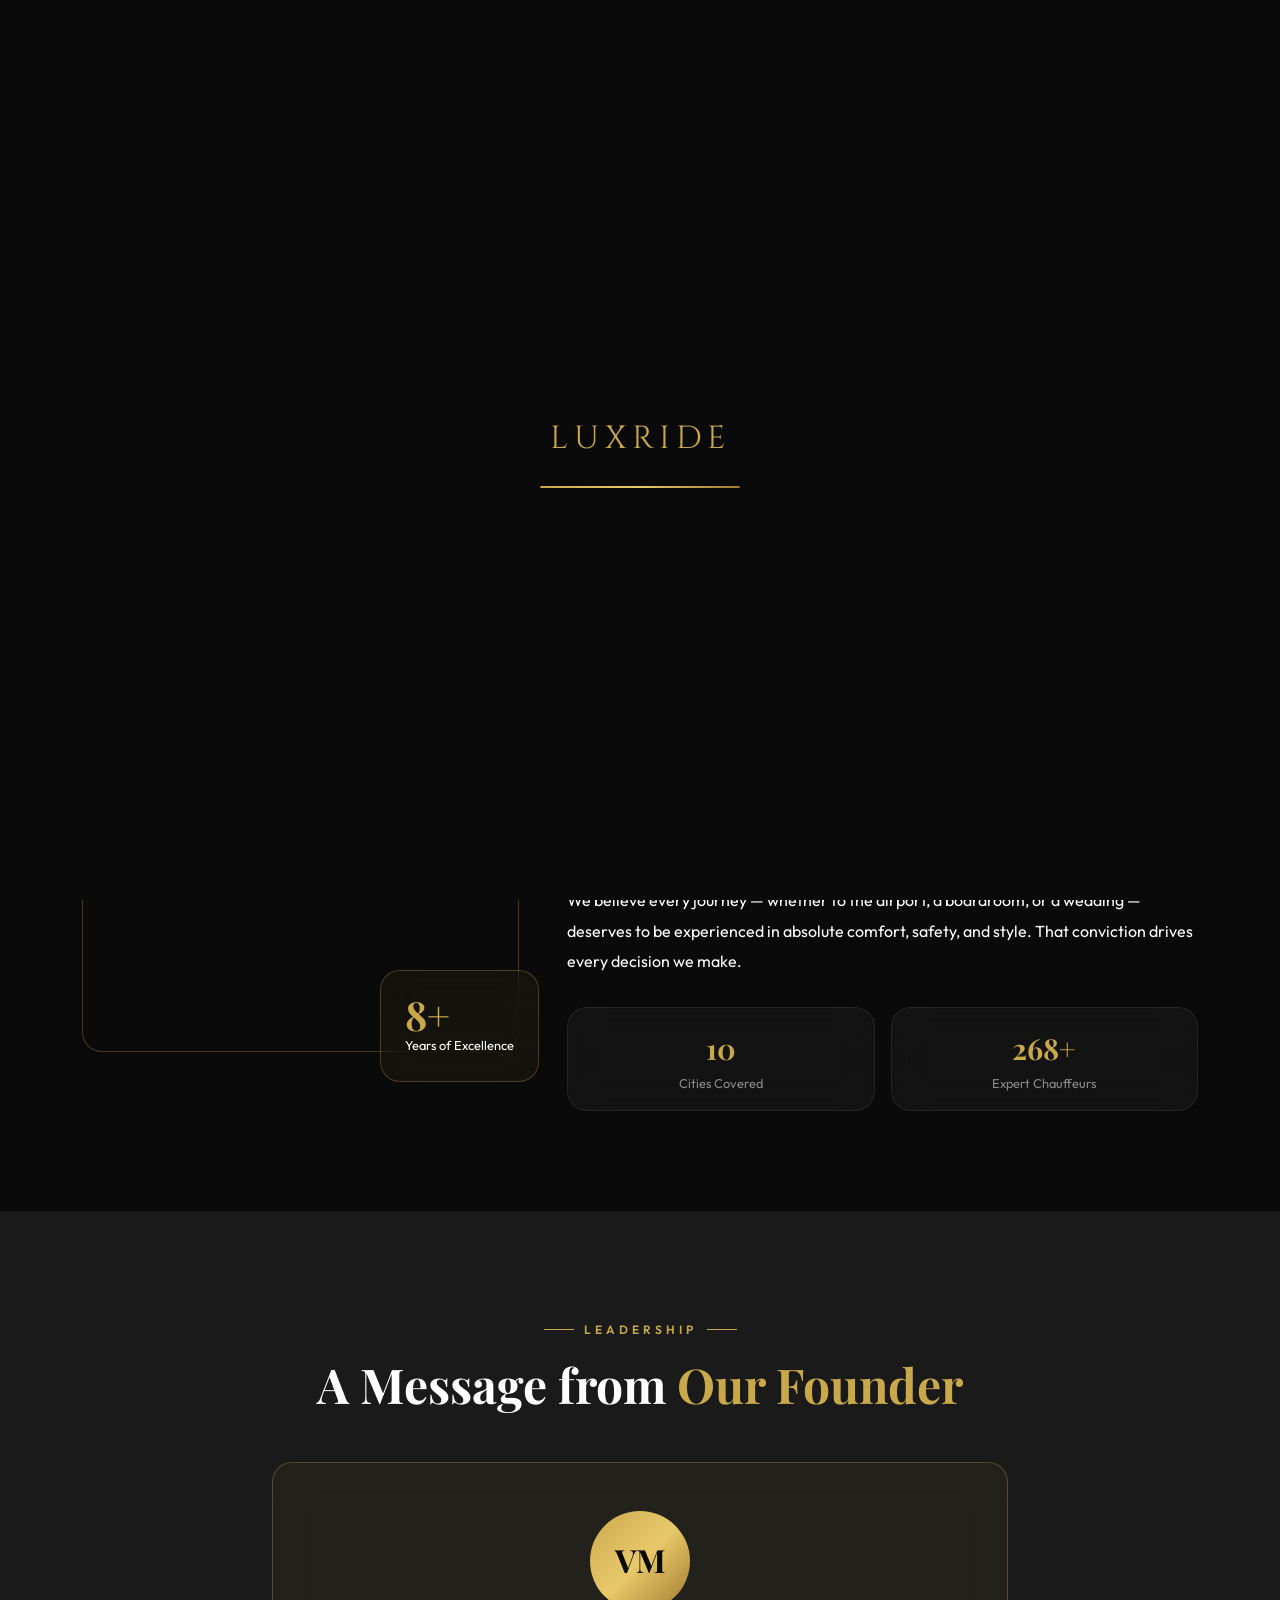
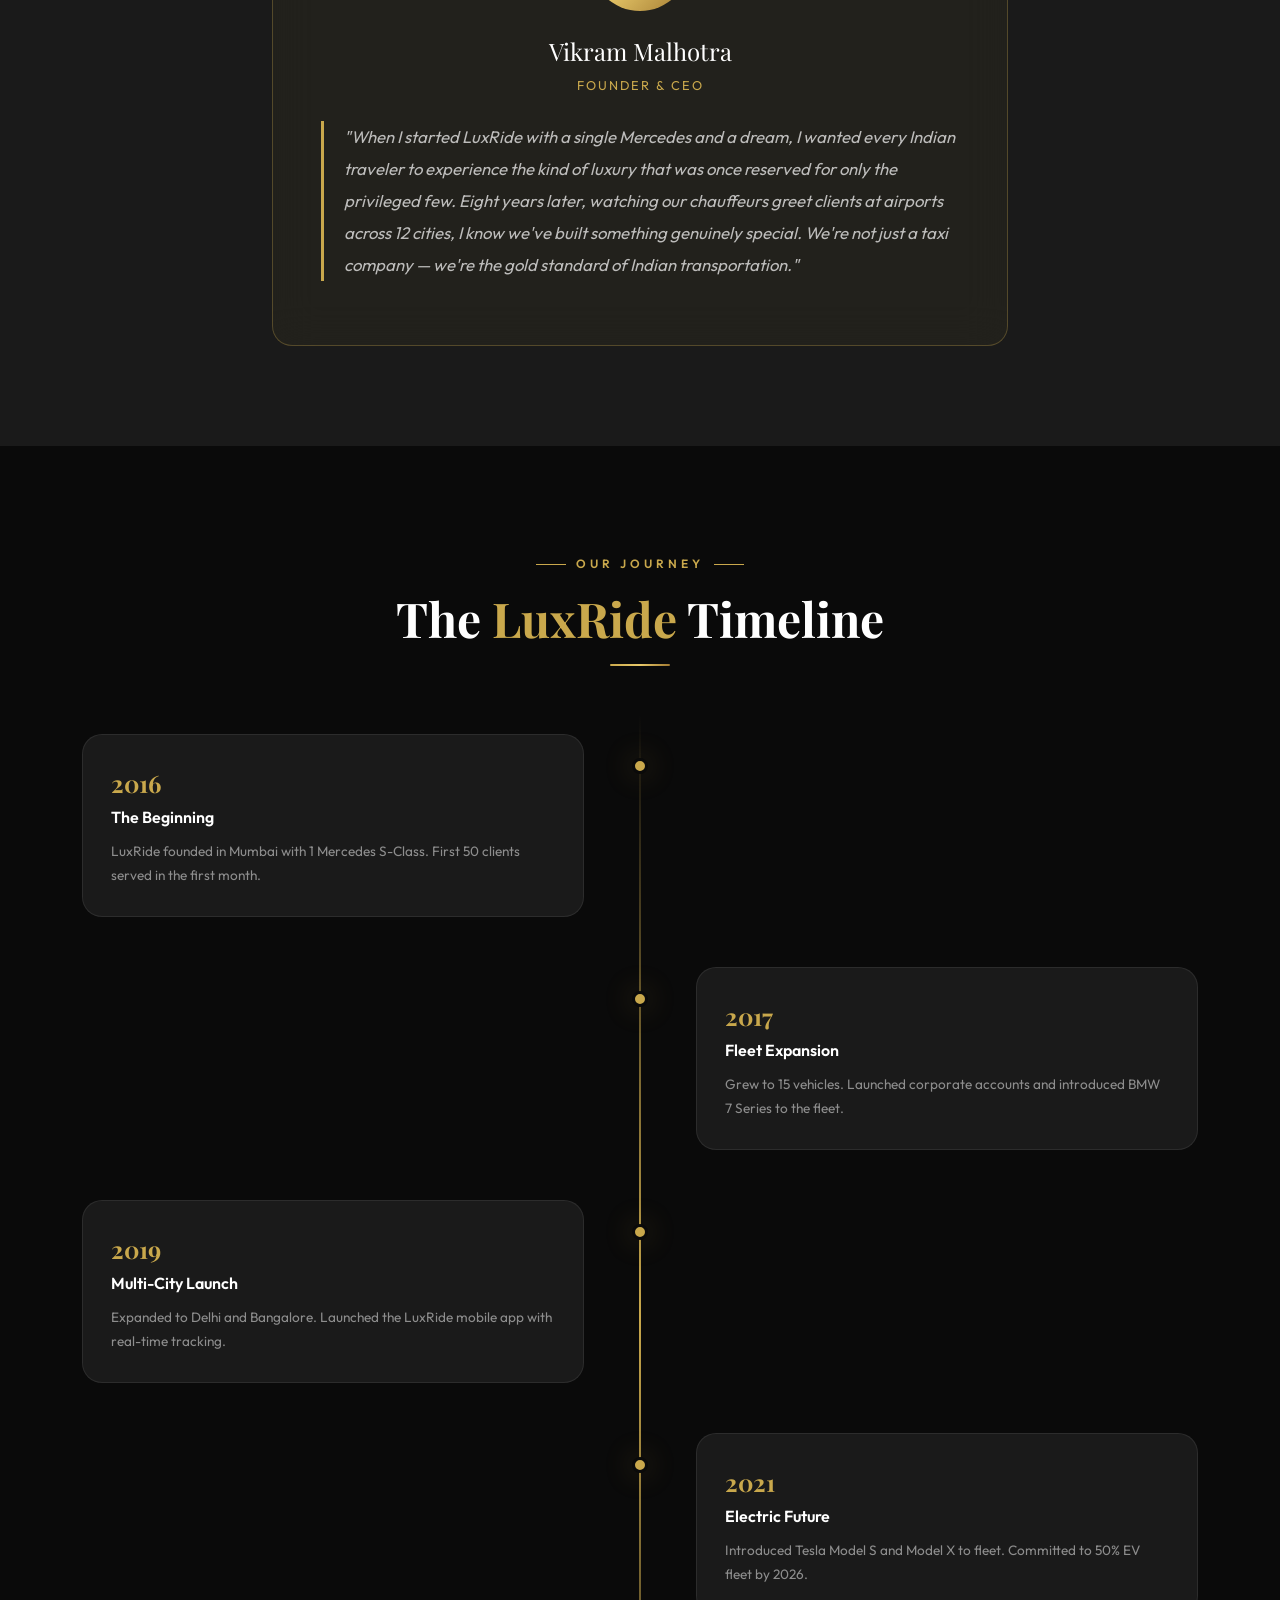
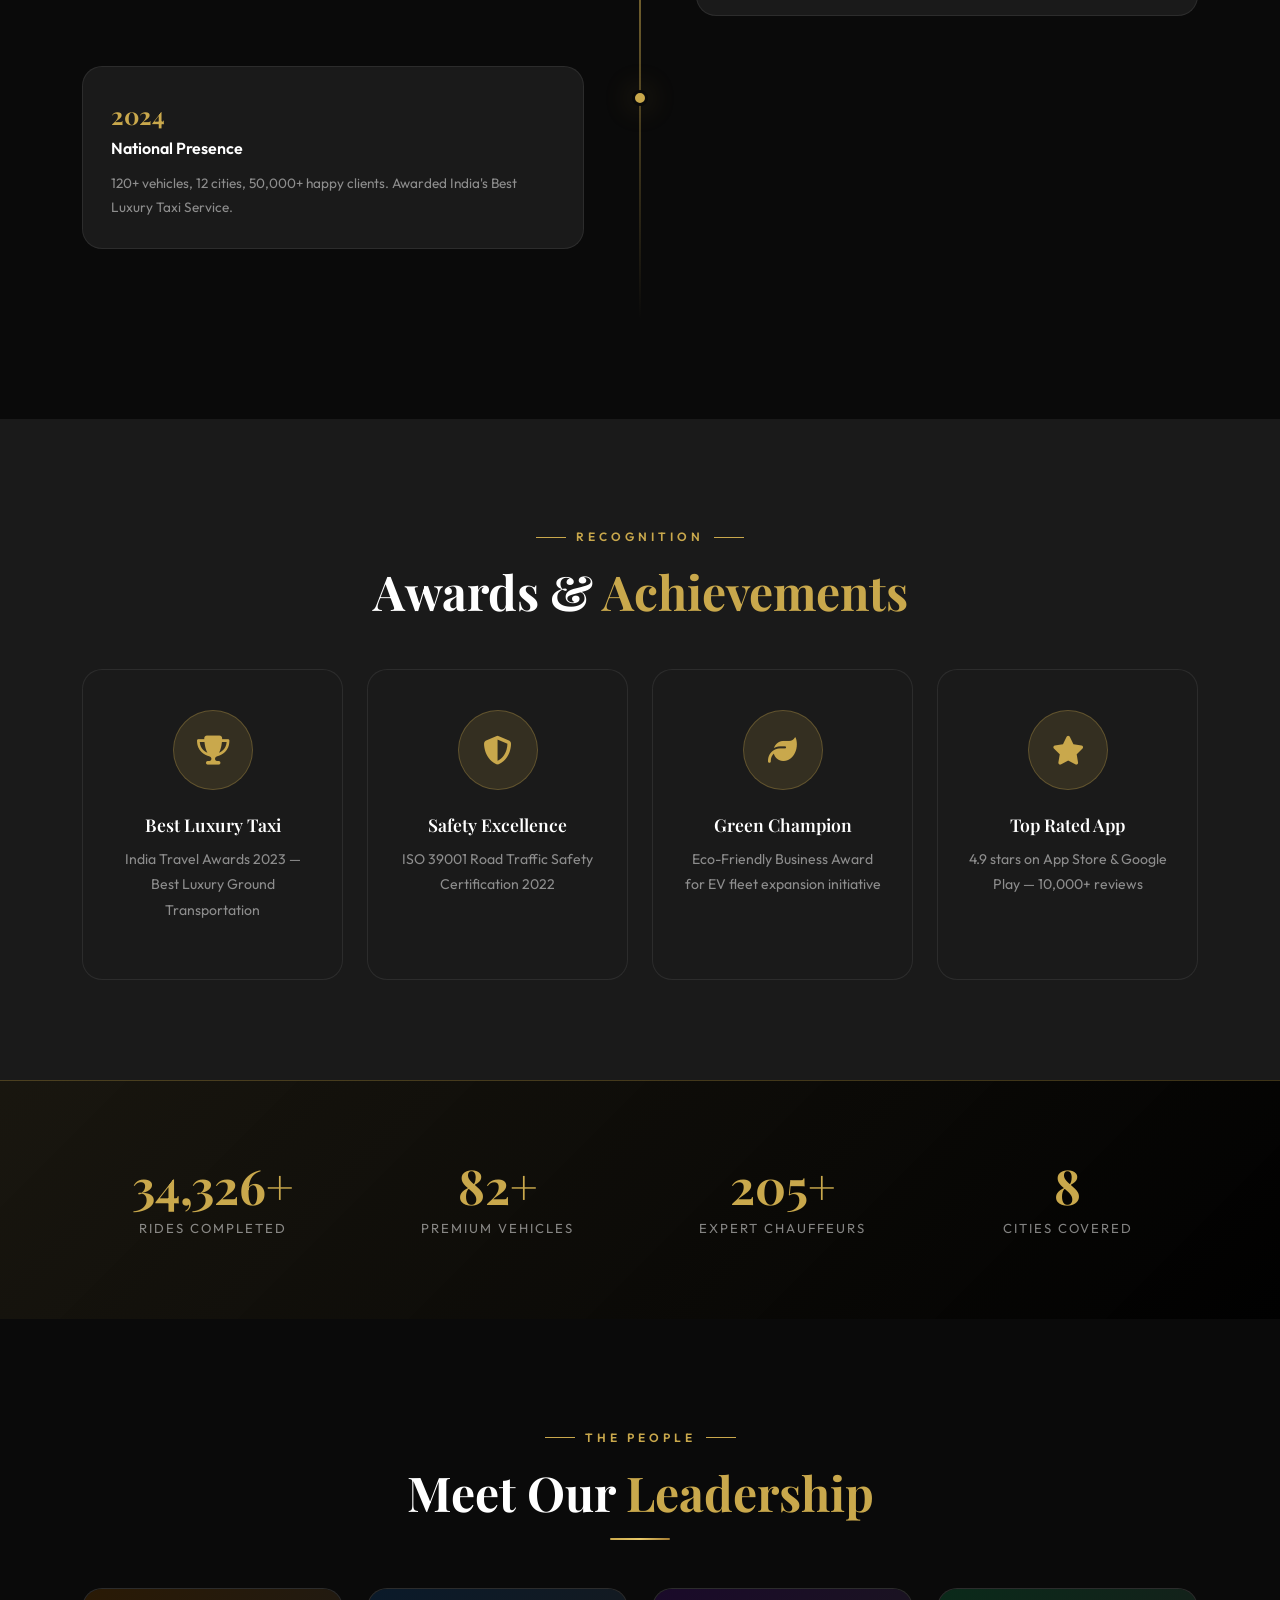
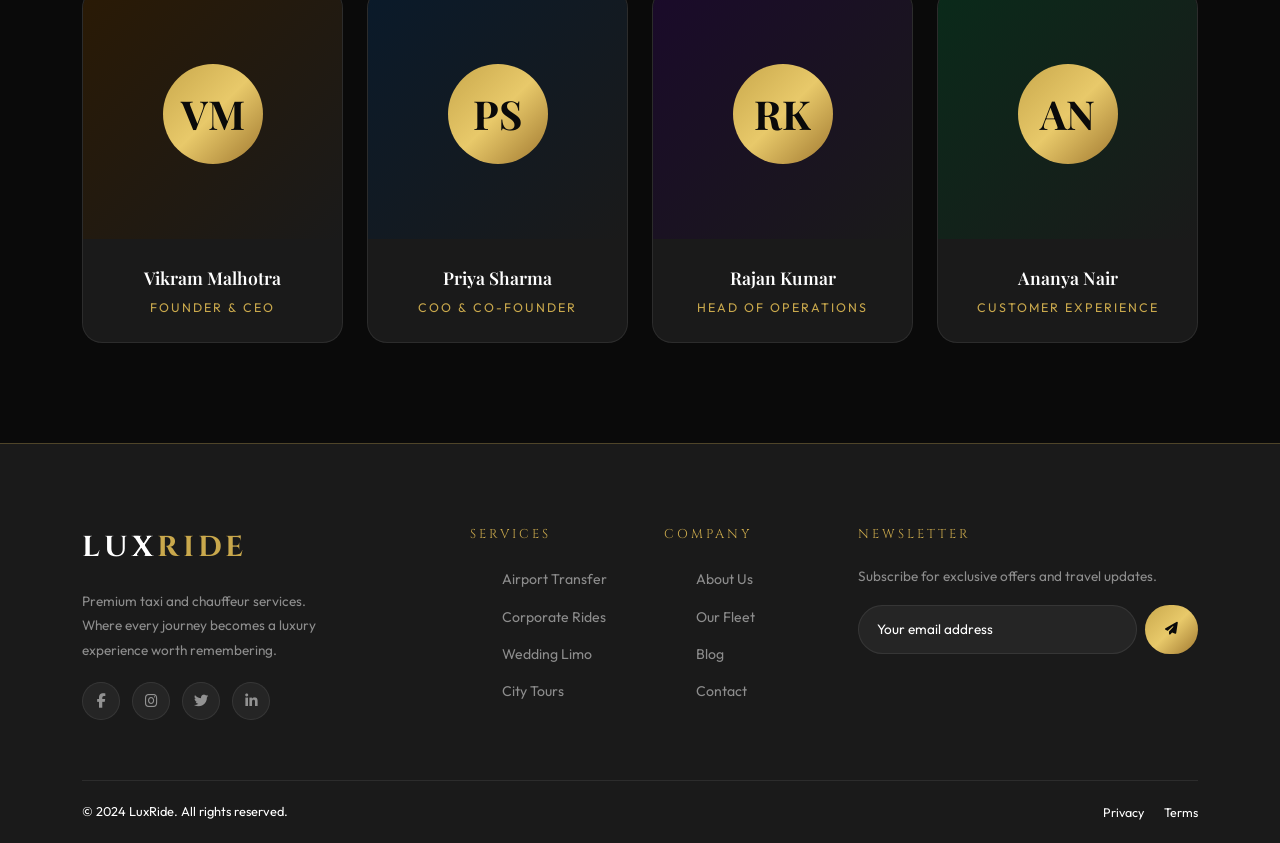
<file: about.html>
<!DOCTYPE html>
<html lang="en">
<head>
  <meta charset="UTF-8" />
  <meta name="viewport" content="width=device-width, initial-scale=1.0" />
  <title>About LuxRide — Our Story & Team</title>
  <meta name="description" content="Learn about LuxRide's journey from a single car to India's premium taxi and chauffeur service." />
  <link href="https://cdn.jsdelivr.net/npm/bootstrap@5.3.2/dist/css/bootstrap.min.css" rel="stylesheet" />
  <link href="https://unpkg.com/aos@2.3.1/dist/aos.css" rel="stylesheet" />
  <link rel="stylesheet" href="https://cdnjs.cloudflare.com/ajax/libs/font-awesome/6.5.0/css/all.min.css" />
  <link rel="stylesheet" href="css/style.css" />
</head>
<body>

<div id="page-loader">
  <div class="loader-content">
    <div class="loader-logo">LUXRIDE</div>
    <div class="loader-bar"><div class="loader-bar-fill"></div></div>
  </div>
</div>

<!-- NAVBAR -->
<nav class="navbar navbar-expand-lg scrolled" id="mainNav">
  <div class="container">
    <a class="navbar-brand" href="index.html">LUX<span>RIDE</span></a>
    <button class="navbar-toggler" type="button" data-bs-toggle="collapse" data-bs-target="#navMenu">
      <span class="navbar-toggler-icon"></span>
    </button>
    <div class="collapse navbar-collapse" id="navMenu">
      <ul class="navbar-nav ms-auto align-items-lg-center gap-lg-1">
        <li class="nav-item"><a class="nav-link" href="index.html">Home</a></li>
        <li class="nav-item"><a class="nav-link active" href="about.html">About</a></li>
        <li class="nav-item"><a class="nav-link" href="services.html">Services</a></li>
        <li class="nav-item"><a class="nav-link" href="fleet.html">Fleet</a></li>
        <li class="nav-item"><a class="nav-link" href="airport.html">Airport</a></li>
        <li class="nav-item"><a class="nav-link" href="tours.html">Tours</a></li>
        <li class="nav-item"><a class="nav-link" href="blog.html">Blog</a></li>
        <li class="nav-item"><a class="nav-link" href="contact.html">Contact</a></li>
        <li class="nav-item ms-lg-2"><a class="nav-link btn-nav-book" href="booking.html"><i class="fa-solid fa-car-side me-1"></i>Book Now</a></li>
      </ul>
    </div>
  </div>
</nav>

<!-- PAGE HERO -->
<section class="page-hero" style="padding-bottom:60px;">
  <div class="page-hero-bg" style="background-image:url('https://images.unsplash.com/photo-1568605117036-5fe5e7bab0b7?w=1600&q=80');"></div>
  <div class="hero-grid-overlay"></div>
  <div class="container page-hero-content">
    <div class="section-label mx-auto mb-3" data-aos="fade-up">Our Story</div>
    <h1 class="page-title mb-3" data-aos="fade-up" data-aos-delay="100">About <span>LuxRide</span></h1>
    <nav aria-label="breadcrumb" data-aos="fade-up" data-aos-delay="200">
      <ol class="breadcrumb">
        <li class="breadcrumb-item"><a href="index.html">Home</a></li>
        <li class="breadcrumb-item active">About Us</li>
      </ol>
    </nav>
  </div>
</section>

<!-- BRAND STORY -->
<section class="section-pad">
  <div class="container">
    <div class="row align-items-center g-5">
      <div class="col-lg-5" data-aos="fade-right">
        <div style="position:relative;display:inline-block;width:100%;">
          <div style="background:url('https://images.unsplash.com/photo-1507003211169-0a1dd7228f2d?w=600&q=80') center/cover;height:450px;border-radius:var(--radius-lg);border:var(--border-gold);"></div>
          <div class="glass-card-gold p-4" style="position:absolute;bottom:-30px;right:-20px;max-width:200px;">
            <div style="font-family:var(--font-display);font-size:2.5rem;color:var(--gold);font-weight:700;line-height:1;">8+</div>
            <div style="font-size:0.8rem;color:var(--white-60);">Years of Excellence</div>
          </div>
        </div>
      </div>
      <div class="col-lg-7" data-aos="fade-left">
        <div class="section-label">Our Beginning</div>
        <h2 class="section-title">From One Car to <span>India's Premier</span> Luxury Fleet</h2>
        <div class="section-divider"></div>
        <p style="color:var(--white-60);line-height:1.9;margin-bottom:20px;">Founded in 2016 by Vikram Malhotra, LuxRide began with a single Mercedes and a vision: to bring world-class chauffeur service to India. What started in Mumbai's business district has now expanded to 12 cities, with 120+ premium vehicles and over 50,000 satisfied clients.</p>
        <p style="color:var(--white-60);line-height:1.9;margin-bottom:30px;">We believe every journey — whether to the airport, a boardroom, or a wedding — deserves to be experienced in absolute comfort, safety, and style. That conviction drives every decision we make.</p>
        <div class="row g-3">
          <div class="col-6">
            <div class="glass-card p-3 text-center">
              <div style="font-family:var(--font-display);font-size:1.8rem;color:var(--gold);font-weight:700;" data-counter data-target="12" data-suffix="">0</div>
              <div style="font-size:0.8rem;color:var(--white-50);">Cities Covered</div>
            </div>
          </div>
          <div class="col-6">
            <div class="glass-card p-3 text-center">
              <div style="font-family:var(--font-display);font-size:1.8rem;color:var(--gold);font-weight:700;" data-counter data-target="300" data-suffix="+">0</div>
              <div style="font-size:0.8rem;color:var(--white-50);">Expert Chauffeurs</div>
            </div>
          </div>
        </div>
      </div>
    </div>
  </div>
</section>

<!-- CEO MESSAGE -->
<section class="section-pad bg-dark-2">
  <div class="container">
    <div class="text-center mb-5" data-aos="fade-up">
      <div class="section-label mx-auto">Leadership</div>
      <h2 class="section-title">A Message from <span>Our Founder</span></h2>
    </div>
    <div class="row justify-content-center">
      <div class="col-lg-8" data-aos="zoom-in">
        <div class="glass-card-gold p-5 text-center">
          <div style="width:100px;height:100px;border-radius:50%;background:var(--gradient-gold);display:flex;align-items:center;justify-content:center;font-size:2rem;font-weight:700;color:var(--black);margin:0 auto 20px;font-family:var(--font-display);">VM</div>
          <div style="font-family:var(--font-display);font-size:1.5rem;color:var(--white);margin-bottom:4px;">Vikram Malhotra</div>
          <div style="font-size:0.8rem;letter-spacing:2px;color:var(--gold);text-transform:uppercase;margin-bottom:24px;">Founder & CEO</div>
          <blockquote style="font-style:italic;font-size:1.05rem;color:var(--white-70);line-height:1.9;border-left:3px solid var(--gold);padding:0 0 0 20px;text-align:left;">
            "When I started LuxRide with a single Mercedes and a dream, I wanted every Indian traveler to experience the kind of luxury that was once reserved for only the privileged few. Eight years later, watching our chauffeurs greet clients at airports across 12 cities, I know we've built something genuinely special. We're not just a taxi company — we're the gold standard of Indian transportation."
          </blockquote>
        </div>
      </div>
    </div>
  </div>
</section>

<!-- TIMELINE -->
<section class="section-pad">
  <div class="container">
    <div class="text-center mb-5" data-aos="fade-up">
      <div class="section-label mx-auto">Our Journey</div>
      <h2 class="section-title">The <span>LuxRide</span> Timeline</h2>
      <div class="section-divider center"></div>
    </div>
    <div class="timeline">
      <div class="timeline-item" data-aos="fade-right">
        <div class="timeline-content">
          <div class="timeline-year">2016</div>
          <div class="timeline-title">The Beginning</div>
          <div class="timeline-desc">LuxRide founded in Mumbai with 1 Mercedes S-Class. First 50 clients served in the first month.</div>
        </div>
        <div class="timeline-dot"></div>
      </div>
      <div class="timeline-item" data-aos="fade-left">
        <div class="timeline-content">
          <div class="timeline-year">2017</div>
          <div class="timeline-title">Fleet Expansion</div>
          <div class="timeline-desc">Grew to 15 vehicles. Launched corporate accounts and introduced BMW 7 Series to the fleet.</div>
        </div>
        <div class="timeline-dot"></div>
      </div>
      <div class="timeline-item" data-aos="fade-right">
        <div class="timeline-content">
          <div class="timeline-year">2019</div>
          <div class="timeline-title">Multi-City Launch</div>
          <div class="timeline-desc">Expanded to Delhi and Bangalore. Launched the LuxRide mobile app with real-time tracking.</div>
        </div>
        <div class="timeline-dot"></div>
      </div>
      <div class="timeline-item" data-aos="fade-left">
        <div class="timeline-content">
          <div class="timeline-year">2021</div>
          <div class="timeline-title">Electric Future</div>
          <div class="timeline-desc">Introduced Tesla Model S and Model X to fleet. Committed to 50% EV fleet by 2026.</div>
        </div>
        <div class="timeline-dot"></div>
      </div>
      <div class="timeline-item" data-aos="fade-right">
        <div class="timeline-content">
          <div class="timeline-year">2024</div>
          <div class="timeline-title">National Presence</div>
          <div class="timeline-desc">120+ vehicles, 12 cities, 50,000+ happy clients. Awarded India's Best Luxury Taxi Service.</div>
        </div>
        <div class="timeline-dot"></div>
      </div>
    </div>
  </div>
</section>

<!-- ACHIEVEMENTS -->
<section class="section-pad bg-dark-2">
  <div class="container">
    <div class="text-center mb-5" data-aos="fade-up">
      <div class="section-label mx-auto">Recognition</div>
      <h2 class="section-title">Awards & <span>Achievements</span></h2>
    </div>
    <div class="row g-4">
      <div class="col-md-6 col-lg-3" data-aos="fade-up">
        <div class="service-card text-center">
          <div class="service-icon"><i class="fa-solid fa-trophy"></i></div>
          <h4 class="service-title">Best Luxury Taxi</h4>
          <p class="service-desc">India Travel Awards 2023 — Best Luxury Ground Transportation</p>
        </div>
      </div>
      <div class="col-md-6 col-lg-3" data-aos="fade-up" data-aos-delay="100">
        <div class="service-card text-center">
          <div class="service-icon"><i class="fa-solid fa-shield-halved"></i></div>
          <h4 class="service-title">Safety Excellence</h4>
          <p class="service-desc">ISO 39001 Road Traffic Safety Certification 2022</p>
        </div>
      </div>
      <div class="col-md-6 col-lg-3" data-aos="fade-up" data-aos-delay="200">
        <div class="service-card text-center">
          <div class="service-icon"><i class="fa-solid fa-leaf"></i></div>
          <h4 class="service-title">Green Champion</h4>
          <p class="service-desc">Eco-Friendly Business Award for EV fleet expansion initiative</p>
        </div>
      </div>
      <div class="col-md-6 col-lg-3" data-aos="fade-up" data-aos-delay="300">
        <div class="service-card text-center">
          <div class="service-icon"><i class="fa-solid fa-star"></i></div>
          <h4 class="service-title">Top Rated App</h4>
          <p class="service-desc">4.9 stars on App Store & Google Play — 10,000+ reviews</p>
        </div>
      </div>
    </div>
  </div>
</section>

<!-- EXPERIENCE COUNTERS -->
<section style="padding:80px 0;background:linear-gradient(135deg,rgba(201,168,76,0.08),rgba(0,0,0,0.95));border-top:var(--border-gold);">
  <div class="container">
    <div class="row g-4 text-center">
      <div class="col-6 col-md-3" data-aos="zoom-in">
        <div class="stat-number" data-counter data-target="50000" data-suffix="+">0+</div>
        <div class="stat-label">Rides Completed</div>
      </div>
      <div class="col-6 col-md-3" data-aos="zoom-in" data-aos-delay="100">
        <div class="stat-number" data-counter data-target="120" data-suffix="+">0+</div>
        <div class="stat-label">Premium Vehicles</div>
      </div>
      <div class="col-6 col-md-3" data-aos="zoom-in" data-aos-delay="200">
        <div class="stat-number" data-counter data-target="300" data-suffix="+">0+</div>
        <div class="stat-label">Expert Chauffeurs</div>
      </div>
      <div class="col-6 col-md-3" data-aos="zoom-in" data-aos-delay="300">
        <div class="stat-number" data-counter data-target="12" data-suffix="">0</div>
        <div class="stat-label">Cities Covered</div>
      </div>
    </div>
  </div>
</section>

<!-- TEAM -->
<section class="section-pad">
  <div class="container">
    <div class="text-center mb-5" data-aos="fade-up">
      <div class="section-label mx-auto">The People</div>
      <h2 class="section-title">Meet Our <span>Leadership</span></h2>
      <div class="section-divider center"></div>
    </div>
    <div class="row g-4 justify-content-center">
      <div class="col-md-6 col-lg-3" data-aos="fade-up">
        <div class="team-card">
          <div class="team-img-wrapper">
            <div style="height:250px;background:linear-gradient(135deg,#2a1a05,#1a1a1a);display:flex;align-items:center;justify-content:center;">
              <div style="width:100px;height:100px;border-radius:50%;background:var(--gradient-gold);display:flex;align-items:center;justify-content:center;font-size:2.5rem;font-weight:700;color:var(--black);font-family:var(--font-display);">VM</div>
            </div>
            <div class="team-overlay">
              <a href="#" class="social-btn"><i class="fa-brands fa-linkedin-in"></i></a>
              <a href="#" class="social-btn"><i class="fa-brands fa-twitter"></i></a>
            </div>
          </div>
          <div class="team-body">
            <div class="team-name">Vikram Malhotra</div>
            <div class="team-role">Founder & CEO</div>
          </div>
        </div>
      </div>
      <div class="col-md-6 col-lg-3" data-aos="fade-up" data-aos-delay="100">
        <div class="team-card">
          <div class="team-img-wrapper">
            <div style="height:250px;background:linear-gradient(135deg,#0a1a2a,#1a1a1a);display:flex;align-items:center;justify-content:center;">
              <div style="width:100px;height:100px;border-radius:50%;background:var(--gradient-gold);display:flex;align-items:center;justify-content:center;font-size:2.5rem;font-weight:700;color:var(--black);font-family:var(--font-display);">PS</div>
            </div>
            <div class="team-overlay">
              <a href="#" class="social-btn"><i class="fa-brands fa-linkedin-in"></i></a>
              <a href="#" class="social-btn"><i class="fa-brands fa-twitter"></i></a>
            </div>
          </div>
          <div class="team-body">
            <div class="team-name">Priya Sharma</div>
            <div class="team-role">COO & Co-Founder</div>
          </div>
        </div>
      </div>
      <div class="col-md-6 col-lg-3" data-aos="fade-up" data-aos-delay="200">
        <div class="team-card">
          <div class="team-img-wrapper">
            <div style="height:250px;background:linear-gradient(135deg,#1a0a2a,#1a1a1a);display:flex;align-items:center;justify-content:center;">
              <div style="width:100px;height:100px;border-radius:50%;background:var(--gradient-gold);display:flex;align-items:center;justify-content:center;font-size:2.5rem;font-weight:700;color:var(--black);font-family:var(--font-display);">RK</div>
            </div>
            <div class="team-overlay">
              <a href="#" class="social-btn"><i class="fa-brands fa-linkedin-in"></i></a>
              <a href="#" class="social-btn"><i class="fa-brands fa-twitter"></i></a>
            </div>
          </div>
          <div class="team-body">
            <div class="team-name">Rajan Kumar</div>
            <div class="team-role">Head of Operations</div>
          </div>
        </div>
      </div>
      <div class="col-md-6 col-lg-3" data-aos="fade-up" data-aos-delay="300">
        <div class="team-card">
          <div class="team-img-wrapper">
            <div style="height:250px;background:linear-gradient(135deg,#0a2a1a,#1a1a1a);display:flex;align-items:center;justify-content:center;">
              <div style="width:100px;height:100px;border-radius:50%;background:var(--gradient-gold);display:flex;align-items:center;justify-content:center;font-size:2.5rem;font-weight:700;color:var(--black);font-family:var(--font-display);">AN</div>
            </div>
            <div class="team-overlay">
              <a href="#" class="social-btn"><i class="fa-brands fa-linkedin-in"></i></a>
              <a href="#" class="social-btn"><i class="fa-brands fa-twitter"></i></a>
            </div>
          </div>
          <div class="team-body">
            <div class="team-name">Ananya Nair</div>
            <div class="team-role">Customer Experience</div>
          </div>
        </div>
      </div>
    </div>
  </div>
</section>

<!-- FOOTER -->
<footer>
  <div class="container">
    <div class="row g-5">
      <div class="col-lg-4 col-md-6">
        <div class="footer-logo">LUX<span>RIDE</span></div>
        <p class="footer-tagline">Premium taxi and chauffeur services. Where every journey becomes a luxury experience worth remembering.</p>
        <div class="footer-social">
          <a href="#" class="social-btn"><i class="fa-brands fa-facebook-f"></i></a>
          <a href="#" class="social-btn"><i class="fa-brands fa-instagram"></i></a>
          <a href="#" class="social-btn"><i class="fa-brands fa-twitter"></i></a>
          <a href="#" class="social-btn"><i class="fa-brands fa-linkedin-in"></i></a>
        </div>
      </div>
      <div class="col-lg-2 col-md-3 col-6">
        <div class="footer-heading">Services</div>
        <ul class="footer-links">
          <li><a href="airport.html">Airport Transfer</a></li>
          <li><a href="services.html">Corporate Rides</a></li>
          <li><a href="services.html">Wedding Limo</a></li>
          <li><a href="tours.html">City Tours</a></li>
        </ul>
      </div>
      <div class="col-lg-2 col-md-3 col-6">
        <div class="footer-heading">Company</div>
        <ul class="footer-links">
          <li><a href="about.html">About Us</a></li>
          <li><a href="fleet.html">Our Fleet</a></li>
          <li><a href="blog.html">Blog</a></li>
          <li><a href="contact.html">Contact</a></li>
        </ul>
      </div>
      <div class="col-lg-4 col-md-6">
        <div class="footer-heading">Newsletter</div>
        <p style="font-size:0.85rem;color:var(--white-50);margin-bottom:16px;">Subscribe for exclusive offers and travel updates.</p>
        <form class="newsletter-form newsletter-form-js">
          <input type="email" class="newsletter-input" placeholder="Your email address" required />
          <button type="submit" class="newsletter-btn"><i class="fa-solid fa-paper-plane"></i></button>
        </form>
      </div>
    </div>
    <div class="footer-bottom">
      <div class="footer-bottom-text">© 2024 LuxRide. All rights reserved.</div>
      <div class="footer-bottom-links"><a href="#">Privacy</a><a href="#">Terms</a></div>
    </div>
  </div>
</footer>

<button id="backToTop"><i class="fa-solid fa-chevron-up"></i></button>

<script src="https://cdn.jsdelivr.net/npm/bootstrap@5.3.2/dist/js/bootstrap.bundle.min.js"></script>
<script src="https://unpkg.com/aos@2.3.1/dist/aos.js"></script>
<script src="js/script.js"></script>
</body>
</html>
</file>
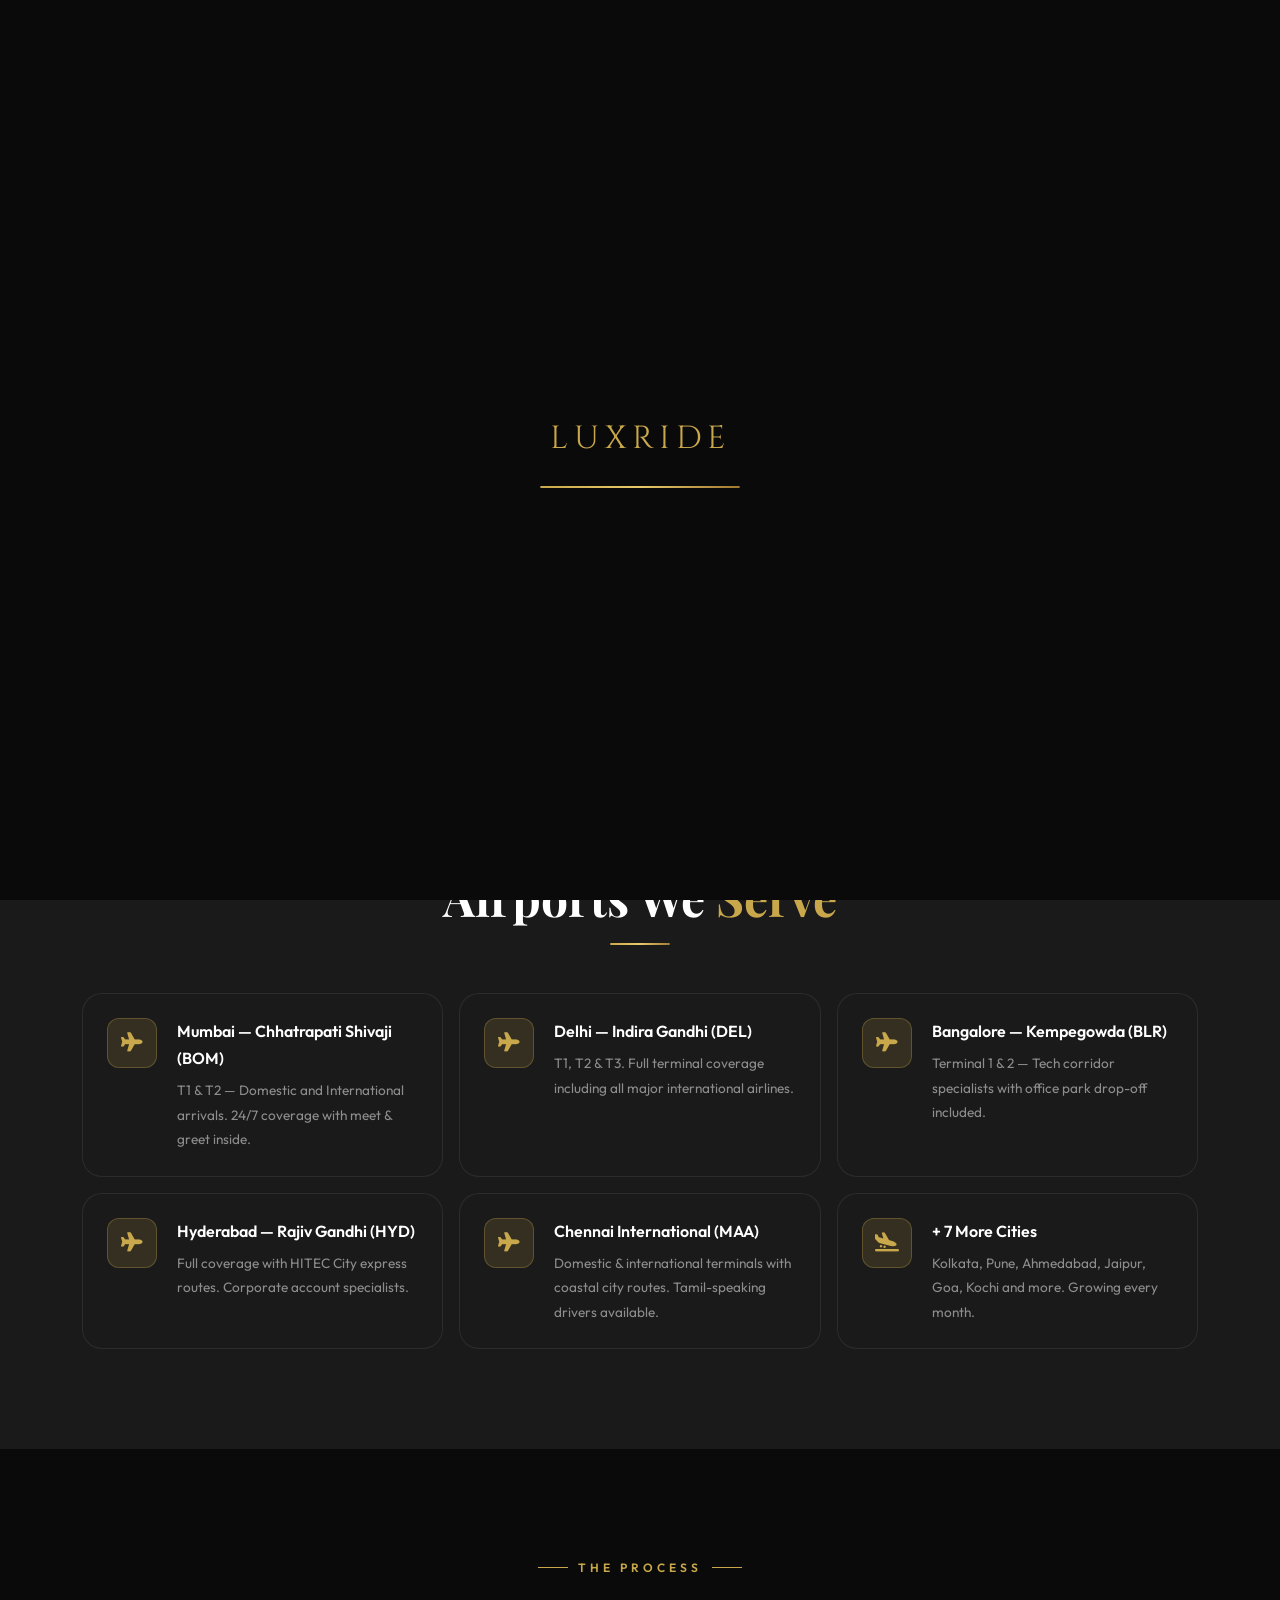
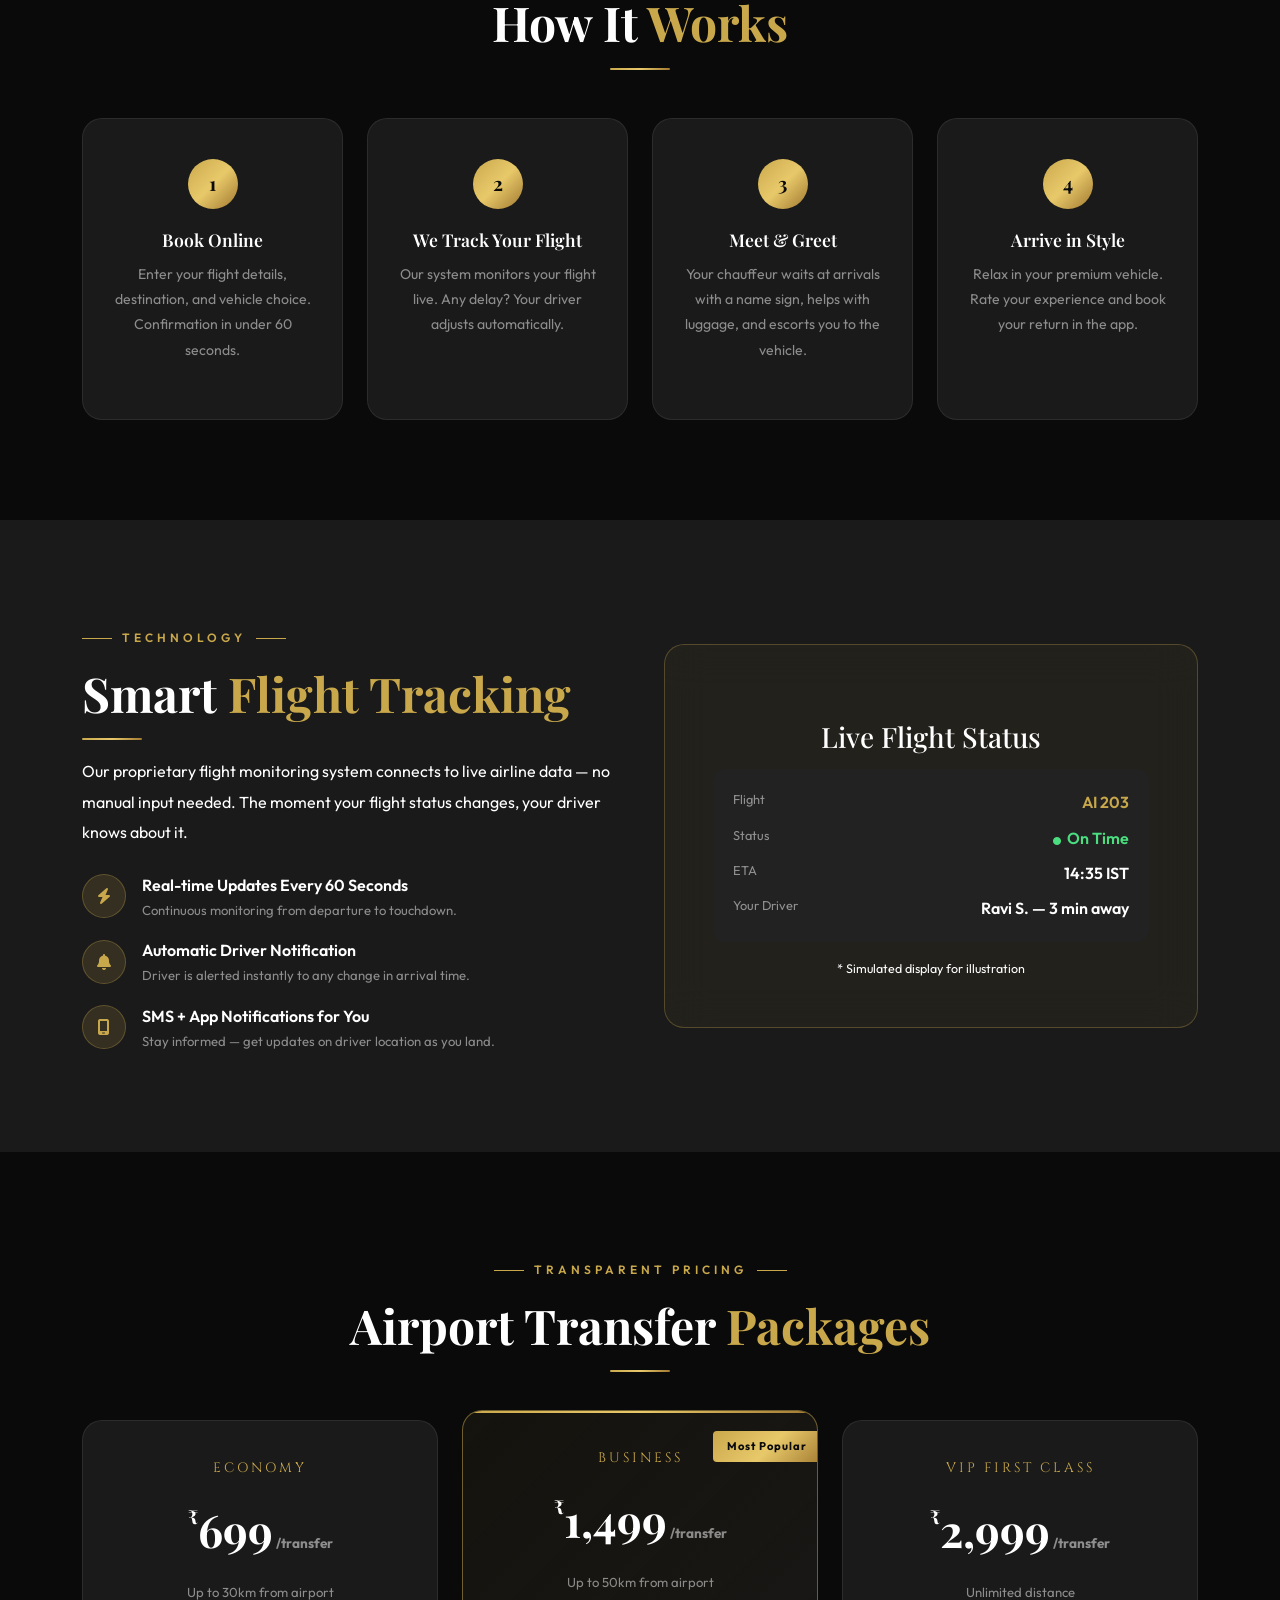
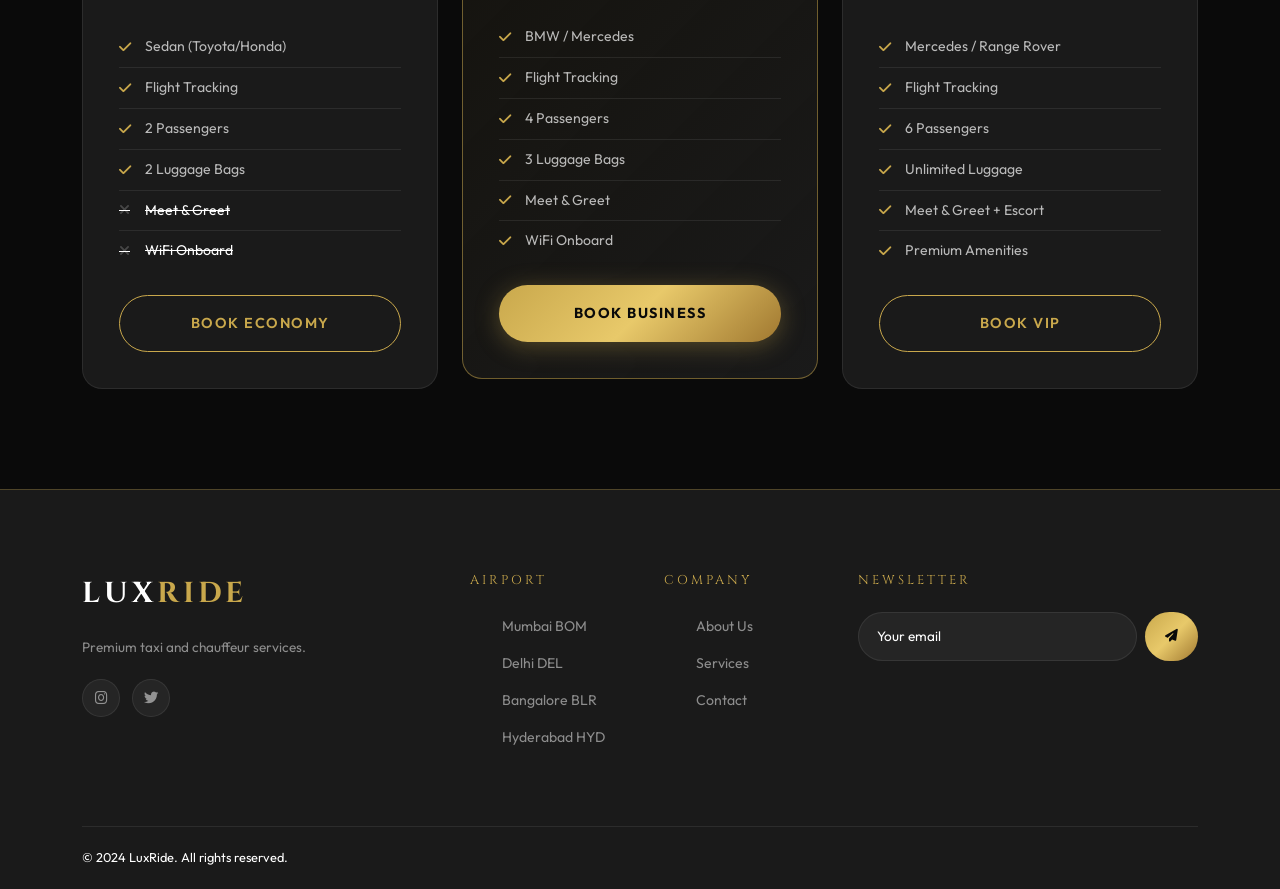
<file: airport.html>
<!DOCTYPE html>
<html lang="en">
<head>
  <meta charset="UTF-8" />
  <meta name="viewport" content="width=device-width, initial-scale=1.0" />
  <title>Airport Taxi Service — LuxRide</title>
  <meta name="description" content="Premium airport taxi transfers with flight tracking, meet & greet and professional chauffeurs. Book your airport ride with LuxRide." />
  <link href="https://cdn.jsdelivr.net/npm/bootstrap@5.3.2/dist/css/bootstrap.min.css" rel="stylesheet" />
  <link href="https://unpkg.com/aos@2.3.1/dist/aos.css" rel="stylesheet" />
  <link rel="stylesheet" href="https://cdnjs.cloudflare.com/ajax/libs/font-awesome/6.5.0/css/all.min.css" />
  <link rel="stylesheet" href="css/style.css" />
</head>
<body>

<div id="page-loader">
  <div class="loader-content">
    <div class="loader-logo">LUXRIDE</div>
    <div class="loader-bar"><div class="loader-bar-fill"></div></div>
  </div>
</div>

<nav class="navbar navbar-expand-lg scrolled" id="mainNav">
  <div class="container">
    <a class="navbar-brand" href="index.html">LUX<span>RIDE</span></a>
    <button class="navbar-toggler" type="button" data-bs-toggle="collapse" data-bs-target="#navMenu"><span class="navbar-toggler-icon"></span></button>
    <div class="collapse navbar-collapse" id="navMenu">
      <ul class="navbar-nav ms-auto align-items-lg-center gap-lg-1">
        <li class="nav-item"><a class="nav-link" href="index.html">Home</a></li>
        <li class="nav-item"><a class="nav-link" href="about.html">About</a></li>
        <li class="nav-item"><a class="nav-link" href="services.html">Services</a></li>
        <li class="nav-item"><a class="nav-link" href="fleet.html">Fleet</a></li>
        <li class="nav-item"><a class="nav-link active" href="airport.html">Airport</a></li>
        <li class="nav-item"><a class="nav-link" href="tours.html">Tours</a></li>
        <li class="nav-item"><a class="nav-link" href="blog.html">Blog</a></li>
        <li class="nav-item"><a class="nav-link" href="contact.html">Contact</a></li>
        <li class="nav-item ms-lg-2"><a class="nav-link btn-nav-book" href="booking.html"><i class="fa-solid fa-car-side me-1"></i>Book Now</a></li>
      </ul>
    </div>
  </div>
</nav>

<!-- HERO -->
<section style="min-height:80vh;display:flex;align-items:center;position:relative;overflow:hidden;background:var(--black);padding-top:80px;">
  <div style="position:absolute;inset:0;background:url('https://images.unsplash.com/photo-1436491865332-7a61a109cc05?w=1920&q=80') center/cover;opacity:0.2;"></div>
  <div class="hero-grid-overlay"></div>
  <div style="position:absolute;inset:0;background:linear-gradient(135deg,rgba(0,0,0,0.92),rgba(10,8,2,0.75));"></div>
  <div class="container" style="position:relative;z-index:2;">
    <div class="row align-items-center g-5">
      <div class="col-lg-6" data-aos="fade-right">
        <div class="hero-eyebrow"><i class="fa-solid fa-plane"></i> Airport Transfer Specialists</div>
        <h1 class="hero-title">Fly In. <span class="line-gold">Ride Luxe.</span> Every Time.</h1>
        <p class="hero-subtitle">Professional airport transfers with real-time flight tracking, meet & greet service, and immaculate vehicles waiting the moment you land.</p>
        <div class="d-flex flex-wrap gap-3">
          <a href="booking.html" class="btn-gold"><i class="fa-solid fa-plane-arrival"></i> Book Airport Transfer</a>
          <a href="tel:+918001234567" class="btn-outline-gold"><i class="fa-solid fa-phone"></i> Call Concierge</a>
        </div>
        <div class="hero-badges mt-4">
          <div class="hero-badge"><i class="fa-solid fa-plane"></i> Flight Tracking</div>
          <div class="hero-badge"><i class="fa-solid fa-clock"></i> Always On Time</div>
          <div class="hero-badge"><i class="fa-solid fa-star"></i> Meet & Greet</div>
        </div>
      </div>
      <div class="col-lg-6" data-aos="fade-left">
        <!-- Quick Booking Form -->
        <div class="hero-booking-card">
          <div class="booking-card-title"><i class="fa-solid fa-plane-arrival text-gold me-2"></i>Book Airport Transfer</div>
          <div class="booking-card-sub">Instant confirmation — driver details sent immediately</div>
          <form action="booking.html">
            <div class="row g-3">
              <div class="col-12">
                <div class="form-floating-dark">
                  <label class="form-label">Flight Number</label>
                  <div class="input-wrapper">
                    <i class="fa-solid fa-plane input-icon"></i>
                    <input type="text" class="form-input-dark" placeholder="e.g. AI 203" />
                  </div>
                </div>
              </div>
              <div class="col-12">
                <div class="form-floating-dark">
                  <label class="form-label">Airport</label>
                  <div class="input-wrapper">
                    <i class="fa-solid fa-location-dot input-icon"></i>
                    <select class="form-input-dark">
                      <option>Chhatrapati Shivaji, Mumbai (BOM)</option>
                      <option>Indira Gandhi, Delhi (DEL)</option>
                      <option>Kempegowda, Bangalore (BLR)</option>
                      <option>Rajiv Gandhi, Hyderabad (HYD)</option>
                      <option>Chennai International (MAA)</option>
                    </select>
                  </div>
                </div>
              </div>
              <div class="col-6">
                <div class="form-floating-dark">
                  <label class="form-label">Arrival Date</label>
                  <div class="input-wrapper">
                    <i class="fa-solid fa-calendar input-icon"></i>
                    <input type="date" class="form-input-dark" />
                  </div>
                </div>
              </div>
              <div class="col-6">
                <div class="form-floating-dark">
                  <label class="form-label">Passengers</label>
                  <div class="input-wrapper">
                    <i class="fa-solid fa-users input-icon"></i>
                    <select class="form-input-dark">
                      <option>1</option><option>2</option><option>3</option><option>4</option><option>5+</option>
                    </select>
                  </div>
                </div>
              </div>
              <div class="col-12">
                <button type="submit" class="btn-gold w-100 justify-content-center">
                  <i class="fa-solid fa-bolt"></i> Book Airport Ride
                </button>
              </div>
            </div>
          </form>
        </div>
      </div>
    </div>
  </div>
</section>

<!-- AIRPORTS COVERED -->
<section class="section-pad bg-dark-2">
  <div class="container">
    <div class="text-center mb-5" data-aos="fade-up">
      <div class="section-label mx-auto">Coverage</div>
      <h2 class="section-title">Airports We <span>Serve</span></h2>
      <div class="section-divider center"></div>
    </div>
    <div class="row g-3">
      <div class="col-md-6 col-lg-4" data-aos="fade-up">
        <div class="airport-feature">
          <div class="airport-feature-icon"><i class="fa-solid fa-plane"></i></div>
          <div>
            <div class="airport-feature-title">Mumbai — Chhatrapati Shivaji (BOM)</div>
            <div class="airport-feature-desc">T1 & T2 — Domestic and International arrivals. 24/7 coverage with meet & greet inside.</div>
          </div>
        </div>
      </div>
      <div class="col-md-6 col-lg-4" data-aos="fade-up" data-aos-delay="50">
        <div class="airport-feature">
          <div class="airport-feature-icon"><i class="fa-solid fa-plane"></i></div>
          <div>
            <div class="airport-feature-title">Delhi — Indira Gandhi (DEL)</div>
            <div class="airport-feature-desc">T1, T2 & T3. Full terminal coverage including all major international airlines.</div>
          </div>
        </div>
      </div>
      <div class="col-md-6 col-lg-4" data-aos="fade-up" data-aos-delay="100">
        <div class="airport-feature">
          <div class="airport-feature-icon"><i class="fa-solid fa-plane"></i></div>
          <div>
            <div class="airport-feature-title">Bangalore — Kempegowda (BLR)</div>
            <div class="airport-feature-desc">Terminal 1 & 2 — Tech corridor specialists with office park drop-off included.</div>
          </div>
        </div>
      </div>
      <div class="col-md-6 col-lg-4" data-aos="fade-up" data-aos-delay="150">
        <div class="airport-feature">
          <div class="airport-feature-icon"><i class="fa-solid fa-plane"></i></div>
          <div>
            <div class="airport-feature-title">Hyderabad — Rajiv Gandhi (HYD)</div>
            <div class="airport-feature-desc">Full coverage with HITEC City express routes. Corporate account specialists.</div>
          </div>
        </div>
      </div>
      <div class="col-md-6 col-lg-4" data-aos="fade-up" data-aos-delay="200">
        <div class="airport-feature">
          <div class="airport-feature-icon"><i class="fa-solid fa-plane"></i></div>
          <div>
            <div class="airport-feature-title">Chennai International (MAA)</div>
            <div class="airport-feature-desc">Domestic & international terminals with coastal city routes. Tamil-speaking drivers available.</div>
          </div>
        </div>
      </div>
      <div class="col-md-6 col-lg-4" data-aos="fade-up" data-aos-delay="250">
        <div class="airport-feature">
          <div class="airport-feature-icon"><i class="fa-solid fa-plane-arrival"></i></div>
          <div>
            <div class="airport-feature-title">+ 7 More Cities</div>
            <div class="airport-feature-desc">Kolkata, Pune, Ahmedabad, Jaipur, Goa, Kochi and more. Growing every month.</div>
          </div>
        </div>
      </div>
    </div>
  </div>
</section>

<!-- HOW IT WORKS -->
<section class="section-pad">
  <div class="container">
    <div class="text-center mb-5" data-aos="fade-up">
      <div class="section-label mx-auto">The Process</div>
      <h2 class="section-title">How It <span>Works</span></h2>
      <div class="section-divider center"></div>
    </div>
    <div class="row g-4">
      <div class="col-md-6 col-lg-3" data-aos="fade-up">
        <div class="service-card text-center">
          <div style="width:50px;height:50px;background:var(--gradient-gold);border-radius:50%;display:flex;align-items:center;justify-content:center;font-family:var(--font-display);font-weight:700;color:var(--black);font-size:1.2rem;margin:0 auto 20px;">1</div>
          <h4 class="service-title">Book Online</h4>
          <p class="service-desc">Enter your flight details, destination, and vehicle choice. Confirmation in under 60 seconds.</p>
        </div>
      </div>
      <div class="col-md-6 col-lg-3" data-aos="fade-up" data-aos-delay="100">
        <div class="service-card text-center">
          <div style="width:50px;height:50px;background:var(--gradient-gold);border-radius:50%;display:flex;align-items:center;justify-content:center;font-family:var(--font-display);font-weight:700;color:var(--black);font-size:1.2rem;margin:0 auto 20px;">2</div>
          <h4 class="service-title">We Track Your Flight</h4>
          <p class="service-desc">Our system monitors your flight live. Any delay? Your driver adjusts automatically.</p>
        </div>
      </div>
      <div class="col-md-6 col-lg-3" data-aos="fade-up" data-aos-delay="200">
        <div class="service-card text-center">
          <div style="width:50px;height:50px;background:var(--gradient-gold);border-radius:50%;display:flex;align-items:center;justify-content:center;font-family:var(--font-display);font-weight:700;color:var(--black);font-size:1.2rem;margin:0 auto 20px;">3</div>
          <h4 class="service-title">Meet & Greet</h4>
          <p class="service-desc">Your chauffeur waits at arrivals with a name sign, helps with luggage, and escorts you to the vehicle.</p>
        </div>
      </div>
      <div class="col-md-6 col-lg-3" data-aos="fade-up" data-aos-delay="300">
        <div class="service-card text-center">
          <div style="width:50px;height:50px;background:var(--gradient-gold);border-radius:50%;display:flex;align-items:center;justify-content:center;font-family:var(--font-display);font-weight:700;color:var(--black);font-size:1.2rem;margin:0 auto 20px;">4</div>
          <h4 class="service-title">Arrive in Style</h4>
          <p class="service-desc">Relax in your premium vehicle. Rate your experience and book your return in the app.</p>
        </div>
      </div>
    </div>
  </div>
</section>

<!-- FLIGHT TRACKING FEATURE -->
<section class="section-pad bg-dark-2">
  <div class="container">
    <div class="row align-items-center g-5">
      <div class="col-lg-6" data-aos="fade-right">
        <div class="section-label">Technology</div>
        <h2 class="section-title">Smart <span>Flight Tracking</span></h2>
        <div class="section-divider"></div>
        <p style="color:var(--white-60);line-height:1.9;margin-bottom:24px;">Our proprietary flight monitoring system connects to live airline data — no manual input needed. The moment your flight status changes, your driver knows about it.</p>
        <div class="d-flex flex-column gap-3">
          <div class="d-flex align-items-center gap-3">
            <div style="width:44px;height:44px;background:var(--gold-rgba);border:var(--border-gold);border-radius:50%;display:flex;align-items:center;justify-content:center;color:var(--gold);flex-shrink:0;"><i class="fa-solid fa-bolt"></i></div>
            <div><div style="font-weight:600;color:var(--white);">Real-time Updates Every 60 Seconds</div><div style="font-size:0.82rem;color:var(--white-50);">Continuous monitoring from departure to touchdown.</div></div>
          </div>
          <div class="d-flex align-items-center gap-3">
            <div style="width:44px;height:44px;background:var(--gold-rgba);border:var(--border-gold);border-radius:50%;display:flex;align-items:center;justify-content:center;color:var(--gold);flex-shrink:0;"><i class="fa-solid fa-bell"></i></div>
            <div><div style="font-weight:600;color:var(--white);">Automatic Driver Notification</div><div style="font-size:0.82rem;color:var(--white-50);">Driver is alerted instantly to any change in arrival time.</div></div>
          </div>
          <div class="d-flex align-items-center gap-3">
            <div style="width:44px;height:44px;background:var(--gold-rgba);border:var(--border-gold);border-radius:50%;display:flex;align-items:center;justify-content:center;color:var(--gold);flex-shrink:0;"><i class="fa-solid fa-mobile-screen"></i></div>
            <div><div style="font-weight:600;color:var(--white);">SMS + App Notifications for You</div><div style="font-size:0.82rem;color:var(--white-50);">Stay informed — get updates on driver location as you land.</div></div>
          </div>
        </div>
      </div>
      <div class="col-lg-6" data-aos="fade-left">
        <div class="glass-card-gold p-5 text-center">
          <i class="fa-solid fa-radar fa-4x text-gold mb-3 float-anim"></i>
          <h3 style="font-family:var(--font-display);color:var(--white);margin-bottom:16px;">Live Flight Status</h3>
          <div style="background:var(--dark-3);border-radius:var(--radius);padding:20px;margin-bottom:16px;text-align:left;">
            <div style="display:flex;justify-content:space-between;margin-bottom:8px;"><span style="font-size:0.8rem;color:var(--white-50);">Flight</span><span style="color:var(--gold);font-weight:600;">AI 203</span></div>
            <div style="display:flex;justify-content:space-between;margin-bottom:8px;"><span style="font-size:0.8rem;color:var(--white-50);">Status</span><span style="color:#4ade80;font-weight:600;"><i class="fa-solid fa-circle" style="font-size:0.5rem;margin-right:6px;"></i>On Time</span></div>
            <div style="display:flex;justify-content:space-between;margin-bottom:8px;"><span style="font-size:0.8rem;color:var(--white-50);">ETA</span><span style="color:var(--white);font-weight:600;">14:35 IST</span></div>
            <div style="display:flex;justify-content:space-between;"><span style="font-size:0.8rem;color:var(--white-50);">Your Driver</span><span style="color:var(--white);font-weight:600;">Ravi S. — 3 min away</span></div>
          </div>
          <div style="font-size:0.78rem;color:var(--white-40);">* Simulated display for illustration</div>
        </div>
      </div>
    </div>
  </div>
</section>

<!-- PRICING TABLE -->
<section class="section-pad">
  <div class="container">
    <div class="text-center mb-5" data-aos="fade-up">
      <div class="section-label mx-auto">Transparent Pricing</div>
      <h2 class="section-title">Airport Transfer <span>Packages</span></h2>
      <div class="section-divider center"></div>
    </div>
    <div class="row g-4 justify-content-center">
      <div class="col-md-6 col-lg-4" data-aos="fade-up">
        <div class="pricing-card">
          <div class="pricing-name">Economy</div>
          <div class="pricing-price"><span class="currency">₹</span>699<span class="period"> /transfer</span></div>
          <p style="font-size:0.82rem;color:var(--white-50);margin:12px 0;">Up to 30km from airport</p>
          <div class="pricing-features">
            <div class="pricing-feature"><i class="fa-solid fa-check"></i> Sedan (Toyota/Honda)</div>
            <div class="pricing-feature"><i class="fa-solid fa-check"></i> Flight Tracking</div>
            <div class="pricing-feature"><i class="fa-solid fa-check"></i> 2 Passengers</div>
            <div class="pricing-feature"><i class="fa-solid fa-check"></i> 2 Luggage Bags</div>
            <div class="pricing-feature disabled"><i class="fa-solid fa-xmark"></i> Meet & Greet</div>
            <div class="pricing-feature disabled"><i class="fa-solid fa-xmark"></i> WiFi Onboard</div>
          </div>
          <a href="booking.html" class="btn-outline-gold w-100 justify-content-center">Book Economy</a>
        </div>
      </div>
      <div class="col-md-6 col-lg-4" data-aos="fade-up" data-aos-delay="100">
        <div class="pricing-card featured">
          <span class="pricing-badge">Most Popular</span>
          <div class="pricing-name">Business</div>
          <div class="pricing-price"><span class="currency">₹</span>1,499<span class="period"> /transfer</span></div>
          <p style="font-size:0.82rem;color:var(--white-50);margin:12px 0;">Up to 50km from airport</p>
          <div class="pricing-features">
            <div class="pricing-feature"><i class="fa-solid fa-check"></i> BMW / Mercedes</div>
            <div class="pricing-feature"><i class="fa-solid fa-check"></i> Flight Tracking</div>
            <div class="pricing-feature"><i class="fa-solid fa-check"></i> 4 Passengers</div>
            <div class="pricing-feature"><i class="fa-solid fa-check"></i> 3 Luggage Bags</div>
            <div class="pricing-feature"><i class="fa-solid fa-check"></i> Meet & Greet</div>
            <div class="pricing-feature"><i class="fa-solid fa-check"></i> WiFi Onboard</div>
          </div>
          <a href="booking.html" class="btn-gold w-100 justify-content-center">Book Business</a>
        </div>
      </div>
      <div class="col-md-6 col-lg-4" data-aos="fade-up" data-aos-delay="200">
        <div class="pricing-card">
          <div class="pricing-name">VIP First Class</div>
          <div class="pricing-price"><span class="currency">₹</span>2,999<span class="period"> /transfer</span></div>
          <p style="font-size:0.82rem;color:var(--white-50);margin:12px 0;">Unlimited distance</p>
          <div class="pricing-features">
            <div class="pricing-feature"><i class="fa-solid fa-check"></i> Mercedes / Range Rover</div>
            <div class="pricing-feature"><i class="fa-solid fa-check"></i> Flight Tracking</div>
            <div class="pricing-feature"><i class="fa-solid fa-check"></i> 6 Passengers</div>
            <div class="pricing-feature"><i class="fa-solid fa-check"></i> Unlimited Luggage</div>
            <div class="pricing-feature"><i class="fa-solid fa-check"></i> Meet & Greet + Escort</div>
            <div class="pricing-feature"><i class="fa-solid fa-check"></i> Premium Amenities</div>
          </div>
          <a href="booking.html" class="btn-outline-gold w-100 justify-content-center">Book VIP</a>
        </div>
      </div>
    </div>
  </div>
</section>

<footer>
  <div class="container">
    <div class="row g-5">
      <div class="col-lg-4"><div class="footer-logo">LUX<span>RIDE</span></div><p class="footer-tagline">Premium taxi and chauffeur services.</p><div class="footer-social"><a href="#" class="social-btn"><i class="fa-brands fa-instagram"></i></a><a href="#" class="social-btn"><i class="fa-brands fa-twitter"></i></a></div></div>
      <div class="col-lg-2 col-6"><div class="footer-heading">Airport</div><ul class="footer-links"><li><a href="#">Mumbai BOM</a></li><li><a href="#">Delhi DEL</a></li><li><a href="#">Bangalore BLR</a></li><li><a href="#">Hyderabad HYD</a></li></ul></div>
      <div class="col-lg-2 col-6"><div class="footer-heading">Company</div><ul class="footer-links"><li><a href="about.html">About Us</a></li><li><a href="services.html">Services</a></li><li><a href="contact.html">Contact</a></li></ul></div>
      <div class="col-lg-4"><div class="footer-heading">Newsletter</div><form class="newsletter-form newsletter-form-js"><input type="email" class="newsletter-input" placeholder="Your email" required /><button type="submit" class="newsletter-btn"><i class="fa-solid fa-paper-plane"></i></button></form></div>
    </div>
    <div class="footer-bottom"><div class="footer-bottom-text">© 2024 LuxRide. All rights reserved.</div></div>
  </div>
</footer>
<button id="backToTop"><i class="fa-solid fa-chevron-up"></i></button>
<script src="https://cdn.jsdelivr.net/npm/bootstrap@5.3.2/dist/js/bootstrap.bundle.min.js"></script>
<script src="https://unpkg.com/aos@2.3.1/dist/aos.js"></script>
<script src="js/script.js"></script>
</body>
</html>
</file>
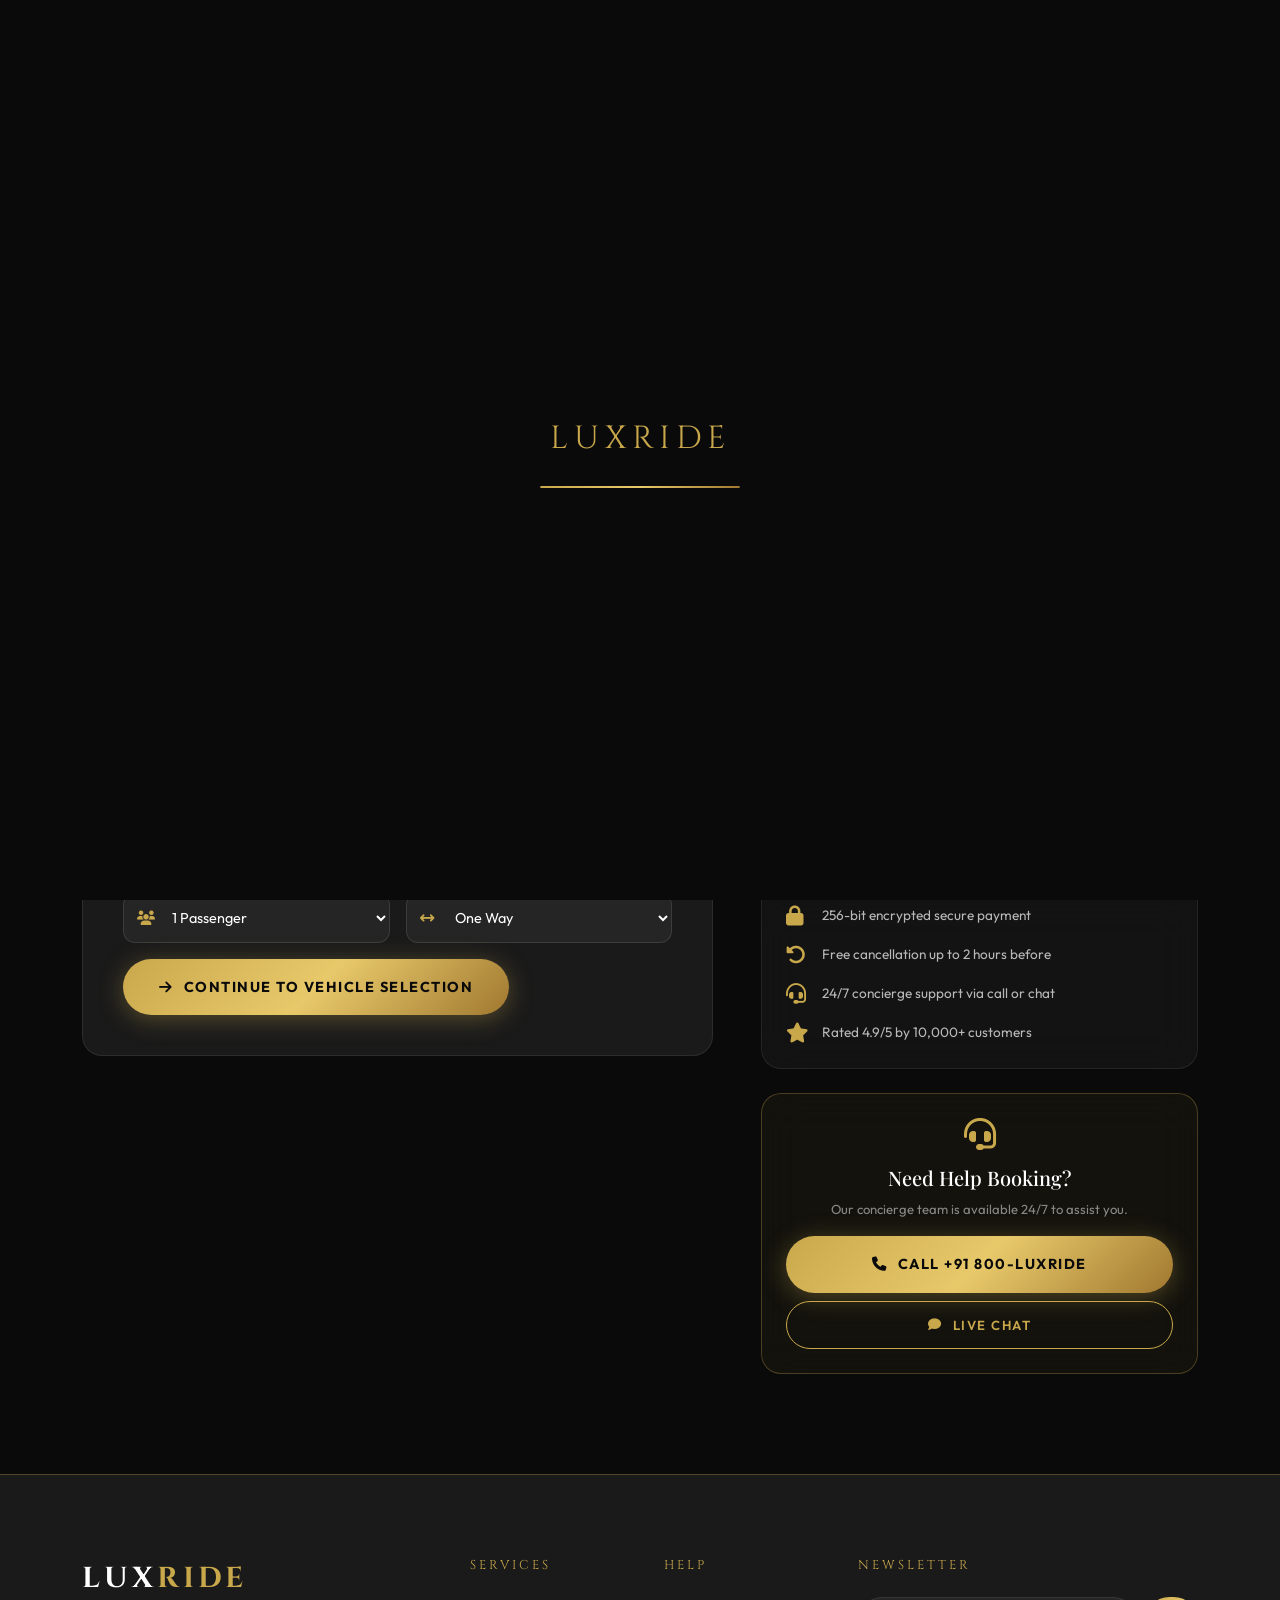
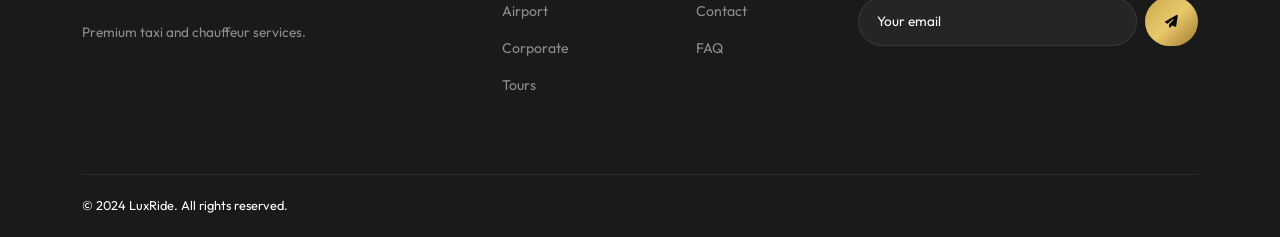
<file: booking.html>
<!DOCTYPE html>
<html lang="en">
<head>
  <meta charset="UTF-8" />
  <meta name="viewport" content="width=device-width, initial-scale=1.0" />
  <title>Book a Ride — LuxRide</title>
  <meta name="description" content="Book your premium LuxRide taxi online. Instant fare estimate, multiple vehicle options, secure payment." />
  <link href="https://cdn.jsdelivr.net/npm/bootstrap@5.3.2/dist/css/bootstrap.min.css" rel="stylesheet" />
  <link href="https://unpkg.com/aos@2.3.1/dist/aos.css" rel="stylesheet" />
  <link rel="stylesheet" href="https://cdnjs.cloudflare.com/ajax/libs/font-awesome/6.5.0/css/all.min.css" />
  <link rel="stylesheet" href="css/style.css" />
</head>
<body>

<div id="page-loader">
  <div class="loader-content">
    <div class="loader-logo">LUXRIDE</div>
    <div class="loader-bar"><div class="loader-bar-fill"></div></div>
  </div>
</div>

<nav class="navbar navbar-expand-lg scrolled" id="mainNav">
  <div class="container">
    <a class="navbar-brand" href="index.html">LUX<span>RIDE</span></a>
    <button class="navbar-toggler" type="button" data-bs-toggle="collapse" data-bs-target="#navMenu"><span class="navbar-toggler-icon"></span></button>
    <div class="collapse navbar-collapse" id="navMenu">
      <ul class="navbar-nav ms-auto align-items-lg-center gap-lg-1">
        <li class="nav-item"><a class="nav-link" href="index.html">Home</a></li>
        <li class="nav-item"><a class="nav-link" href="services.html">Services</a></li>
        <li class="nav-item"><a class="nav-link" href="fleet.html">Fleet</a></li>
        <li class="nav-item"><a class="nav-link" href="airport.html">Airport</a></li>
        <li class="nav-item"><a class="nav-link" href="contact.html">Contact</a></li>
        <li class="nav-item ms-lg-2"><a class="nav-link btn-nav-book active" href="booking.html"><i class="fa-solid fa-car-side me-1"></i>Book Now</a></li>
      </ul>
    </div>
  </div>
</nav>

<section class="page-hero" style="min-height:35vh;">
  <div class="page-hero-bg" style="background-image:url('https://images.unsplash.com/photo-1507003211169-0a1dd7228f2d?w=1600&q=80');"></div>
  <div class="hero-grid-overlay"></div>
  <div class="container page-hero-content">
    <h1 class="page-title mb-2" data-aos="fade-up">Book Your <span>Ride</span></h1>
    <p style="color:var(--white-50);font-size:0.9rem;" data-aos="fade-up" data-aos-delay="100">Instant confirmation • Transparent pricing • Premium vehicles</p>
  </div>
</section>

<section class="booking-section">
  <div class="container">
    <div class="row g-5">
      <!-- BOOKING FORM -->
      <div class="col-lg-7" data-aos="fade-right">
        <div class="booking-form-card">

          <!-- Step Indicator -->
          <div class="step-indicator">
            <div class="step active" id="step1Indicator">
              <div class="step-num">1</div>
              <div class="step-label">Journey</div>
            </div>
            <div class="step" id="step2Indicator">
              <div class="step-num">2</div>
              <div class="step-label">Vehicle</div>
            </div>
            <div class="step" id="step3Indicator">
              <div class="step-num">3</div>
              <div class="step-label">Payment</div>
            </div>
          </div>

          <!-- STEP 1: Journey Details -->
          <div id="bookingStep1">
            <h4 style="font-family:var(--font-display);color:var(--white);margin-bottom:24px;"><i class="fa-solid fa-route text-gold me-2"></i>Journey Details</h4>
            <div class="row g-3">
              <div class="col-12">
                <div class="form-floating-dark">
                  <label class="form-label">Pickup Location *</label>
                  <div class="input-wrapper">
                    <i class="fa-solid fa-circle-dot input-icon" style="color:#4ade80;"></i>
                    <input type="text" class="form-input-dark" id="bookPickup" placeholder="Enter pickup address or landmark" />
                  </div>
                </div>
              </div>
              <div class="col-12">
                <div class="form-floating-dark">
                  <label class="form-label">Destination *</label>
                  <div class="input-wrapper">
                    <i class="fa-solid fa-location-dot input-icon" style="color:#f87171;"></i>
                    <input type="text" class="form-input-dark" id="bookDestination" placeholder="Enter destination address" />
                  </div>
                </div>
              </div>
              <div class="col-md-6">
                <div class="form-floating-dark">
                  <label class="form-label">Pickup Date *</label>
                  <div class="input-wrapper">
                    <i class="fa-solid fa-calendar input-icon"></i>
                    <input type="date" class="form-input-dark" />
                  </div>
                </div>
              </div>
              <div class="col-md-6">
                <div class="form-floating-dark">
                  <label class="form-label">Pickup Time *</label>
                  <div class="input-wrapper">
                    <i class="fa-solid fa-clock input-icon"></i>
                    <input type="time" class="form-input-dark" />
                  </div>
                </div>
              </div>
              <div class="col-md-6">
                <div class="form-floating-dark">
                  <label class="form-label">Passengers</label>
                  <div class="input-wrapper">
                    <i class="fa-solid fa-users input-icon"></i>
                    <select class="form-input-dark" id="bookPassengers">
                      <option value="1">1 Passenger</option>
                      <option value="2">2 Passengers</option>
                      <option value="3">3 Passengers</option>
                      <option value="4">4 Passengers</option>
                      <option value="5">5+ Passengers</option>
                    </select>
                  </div>
                </div>
              </div>
              <div class="col-md-6">
                <div class="form-floating-dark">
                  <label class="form-label">Trip Type</label>
                  <div class="input-wrapper">
                    <i class="fa-solid fa-arrows-left-right input-icon"></i>
                    <select class="form-input-dark">
                      <option>One Way</option>
                      <option>Round Trip</option>
                    </select>
                  </div>
                </div>
              </div>
              <div class="col-12">
                <button class="btn-gold" onclick="goToStep(2)"><i class="fa-solid fa-arrow-right"></i> Continue to Vehicle Selection</button>
              </div>
            </div>
          </div>

          <!-- STEP 2: Vehicle Selection -->
          <div id="bookingStep2" style="display:none;">
            <h4 style="font-family:var(--font-display);color:var(--white);margin-bottom:8px;"><i class="fa-solid fa-car text-gold me-2"></i>Choose Your Vehicle</h4>
            <p style="color:var(--white-50);font-size:0.85rem;margin-bottom:24px;">All vehicles include AC, bottled water, and phone charger.</p>

            <div class="form-floating-dark mb-3">
              <label class="form-label">Vehicle Category</label>
              <div class="input-wrapper">
                <i class="fa-solid fa-car input-icon"></i>
                <select class="form-input-dark" id="bookCarType">
                  <option value="economy">Economy — Honda City / Toyota</option>
                  <option value="premium">Premium — BMW 5 Series / Camry</option>
                  <option value="suv">SUV — Range Rover / Escalade</option>
                  <option value="luxury">Luxury — Mercedes S-Class / BMW 7</option>
                  <option value="tesla">Electric — Tesla Model S / X</option>
                </select>
              </div>
            </div>

            <div class="car-select-grid mb-4">
              <div class="car-option selected" data-car="honda-city">
                <i class="fa-solid fa-car fa-2x text-gold mb-2"></i>
                <div class="car-option-name">Honda City</div>
                <div class="car-option-price">₹12/km</div>
              </div>
              <div class="car-option" data-car="toyota-camry">
                <i class="fa-solid fa-car fa-2x text-gold mb-2"></i>
                <div class="car-option-name">Toyota Camry</div>
                <div class="car-option-price">₹22/km</div>
              </div>
              <div class="car-option" data-car="bmw-7">
                <i class="fa-solid fa-car-side fa-2x text-gold mb-2"></i>
                <div class="car-option-name">BMW 7</div>
                <div class="car-option-price">₹45/km</div>
              </div>
              <div class="car-option" data-car="mercedes">
                <i class="fa-solid fa-car-side fa-2x text-gold mb-2"></i>
                <div class="car-option-name">Mercedes S</div>
                <div class="car-option-price">₹50/km</div>
              </div>
              <div class="car-option" data-car="range-rover">
                <i class="fa-solid fa-truck-monster fa-2x text-gold mb-2" style="font-size:1.5rem;"></i>
                <div class="car-option-name">Range Rover</div>
                <div class="car-option-price">₹38/km</div>
              </div>
              <div class="car-option" data-car="tesla">
                <i class="fa-solid fa-bolt fa-2x text-gold mb-2"></i>
                <div class="car-option-name">Tesla</div>
                <div class="car-option-price">₹42/km</div>
              </div>
            </div>
            <input type="hidden" id="selectedCar" value="honda-city" />

            <!-- Estimate -->
            <button class="btn-outline-gold mb-3" id="calculateFareBtn"><i class="fa-solid fa-calculator"></i> Calculate Fare Estimate</button>
            <div id="fareResult" style="display:none;"></div>

            <div class="d-flex gap-3 mt-3">
              <button class="btn-outline-gold" onclick="goToStep(1)"><i class="fa-solid fa-arrow-left"></i> Back</button>
              <button class="btn-gold" onclick="goToStep(3)"><i class="fa-solid fa-arrow-right"></i> Continue to Payment</button>
            </div>
          </div>

          <!-- STEP 3: Payment -->
          <div id="bookingStep3" style="display:none;">
            <h4 style="font-family:var(--font-display);color:var(--white);margin-bottom:24px;"><i class="fa-solid fa-lock text-gold me-2"></i>Payment & Confirmation</h4>

            <div class="mb-4">
              <label class="form-label" style="font-size:0.78rem;letter-spacing:1px;color:var(--gold);font-weight:600;text-transform:uppercase;margin-bottom:12px;display:block;">Payment Method</label>
              <div class="payment-option selected">
                <i class="fa-solid fa-credit-card"></i>
                <div><div class="payment-option-name">Credit / Debit Card</div><div class="payment-option-desc">Visa, Mastercard, Amex, Rupay</div></div>
              </div>
              <div class="payment-option">
                <i class="fa-brands fa-google-pay" style="font-size:1.6rem;"></i>
                <div><div class="payment-option-name">UPI Payment</div><div class="payment-option-desc">GPay, PhonePe, Paytm, BHIM</div></div>
              </div>
              <div class="payment-option">
                <i class="fa-solid fa-building-columns"></i>
                <div><div class="payment-option-name">Net Banking</div><div class="payment-option-desc">All major banks supported</div></div>
              </div>
              <div class="payment-option">
                <i class="fa-solid fa-money-bill-wave"></i>
                <div><div class="payment-option-name">Pay Cash to Driver</div><div class="payment-option-desc">Pay at end of ride (extra ₹20 fee)</div></div>
              </div>
            </div>

            <!-- Promo Code -->
            <div class="mb-4">
              <label class="form-label" style="font-size:0.78rem;letter-spacing:1px;color:var(--gold);font-weight:600;text-transform:uppercase;margin-bottom:12px;display:block;">Promo Code</label>
              <div style="display:flex;gap:10px;">
                <div class="input-wrapper" style="flex:1;">
                  <i class="fa-solid fa-tag input-icon"></i>
                  <input type="text" class="form-input-dark" id="promoCode" placeholder="Enter promo code (try WELCOME20)" />
                </div>
                <button class="btn-outline-gold" id="applyPromoBtn" style="padding:14px 20px;white-space:nowrap;">Apply</button>
              </div>
              <div id="promoMessage" style="display:none;font-size:0.82rem;margin-top:8px;"></div>
            </div>

            <!-- Passenger Info -->
            <div class="mb-4">
              <label class="form-label" style="font-size:0.78rem;letter-spacing:1px;color:var(--gold);font-weight:600;text-transform:uppercase;margin-bottom:12px;display:block;">Contact Details</label>
              <div class="row g-3">
                <div class="col-md-6">
                  <div class="input-wrapper"><i class="fa-solid fa-user input-icon"></i><input type="text" class="form-input-dark" placeholder="Full Name" /></div>
                </div>
                <div class="col-md-6">
                  <div class="input-wrapper"><i class="fa-solid fa-phone input-icon"></i><input type="tel" class="form-input-dark" placeholder="Phone Number" /></div>
                </div>
                <div class="col-12">
                  <div class="input-wrapper"><i class="fa-solid fa-envelope input-icon"></i><input type="email" class="form-input-dark" placeholder="Email for confirmation" /></div>
                </div>
              </div>
            </div>

            <div class="d-flex gap-3">
              <button class="btn-outline-gold" onclick="goToStep(2)"><i class="fa-solid fa-arrow-left"></i> Back</button>
              <button class="btn-gold booking-form" onclick="confirmBooking()"><i class="fa-solid fa-check"></i> Confirm Booking</button>
            </div>
          </div>

        </div>
      </div>

      <!-- SUMMARY SIDEBAR -->
      <div class="col-lg-5" data-aos="fade-left">

        <!-- Live Fare Breakdown -->
        <div class="fare-breakdown mb-4">
          <h5 style="font-family:var(--font-display);color:var(--white);margin-bottom:20px;"><i class="fa-solid fa-receipt text-gold me-2"></i>Fare Summary</h5>
          <div class="fare-row"><span>Base Fare</span><span class="amount">₹—</span></div>
          <div class="fare-row"><span>Distance Charge</span><span class="amount">₹—</span></div>
          <div class="fare-row"><span>Service Fee</span><span class="amount">₹2.50</span></div>
          <div class="fare-row"><span>Promo Discount</span><span class="amount" style="color:#4ade80;">₹0</span></div>
          <div class="fare-row total"><span>Total Estimate</span><span class="amount">Calculate →</span></div>
          <p style="font-size:0.75rem;color:var(--white-40);margin-top:12px;"><i class="fa-solid fa-info-circle me-1"></i>Final fare may vary based on actual distance and traffic conditions.</p>
        </div>

        <!-- Trust Badges -->
        <div class="glass-card p-4 mb-4">
          <h6 style="font-family:var(--font-accent);font-size:0.78rem;letter-spacing:3px;color:var(--gold);margin-bottom:16px;">WHY BOOK WITH LUXRIDE</h6>
          <div class="d-flex flex-column gap-3">
            <div class="d-flex align-items-center gap-3">
              <i class="fa-solid fa-shield-halved text-gold fa-lg" style="width:20px;"></i>
              <div style="font-size:0.85rem;color:var(--white-70);">Verified & background-checked drivers</div>
            </div>
            <div class="d-flex align-items-center gap-3">
              <i class="fa-solid fa-lock text-gold fa-lg" style="width:20px;"></i>
              <div style="font-size:0.85rem;color:var(--white-70);">256-bit encrypted secure payment</div>
            </div>
            <div class="d-flex align-items-center gap-3">
              <i class="fa-solid fa-rotate-left text-gold fa-lg" style="width:20px;"></i>
              <div style="font-size:0.85rem;color:var(--white-70);">Free cancellation up to 2 hours before</div>
            </div>
            <div class="d-flex align-items-center gap-3">
              <i class="fa-solid fa-headset text-gold fa-lg" style="width:20px;"></i>
              <div style="font-size:0.85rem;color:var(--white-70);">24/7 concierge support via call or chat</div>
            </div>
            <div class="d-flex align-items-center gap-3">
              <i class="fa-solid fa-star text-gold fa-lg" style="width:20px;"></i>
              <div style="font-size:0.85rem;color:var(--white-70);">Rated 4.9/5 by 10,000+ customers</div>
            </div>
          </div>
        </div>

        <!-- Need Help? -->
        <div class="glass-card-gold p-4 text-center">
          <i class="fa-solid fa-headset fa-2x text-gold mb-3"></i>
          <h5 style="font-family:var(--font-display);color:var(--white);">Need Help Booking?</h5>
          <p style="font-size:0.82rem;color:var(--white-50);margin-bottom:16px;">Our concierge team is available 24/7 to assist you.</p>
          <a href="tel:+918001234567" class="btn-gold w-100 justify-content-center mb-2"><i class="fa-solid fa-phone"></i> Call +91 800-LUXRIDE</a>
          <a href="contact.html" class="btn-outline-gold w-100 justify-content-center" style="font-size:0.82rem;padding:12px;"><i class="fa-solid fa-comment"></i> Live Chat</a>
        </div>
      </div>
    </div>
  </div>
</section>

<footer>
  <div class="container">
    <div class="row g-5">
      <div class="col-lg-4"><div class="footer-logo">LUX<span>RIDE</span></div><p class="footer-tagline">Premium taxi and chauffeur services.</p></div>
      <div class="col-lg-2 col-6"><div class="footer-heading">Services</div><ul class="footer-links"><li><a href="airport.html">Airport</a></li><li><a href="services.html">Corporate</a></li><li><a href="tours.html">Tours</a></li></ul></div>
      <div class="col-lg-2 col-6"><div class="footer-heading">Help</div><ul class="footer-links"><li><a href="contact.html">Contact</a></li><li><a href="index.html#faqAccordion">FAQ</a></li></ul></div>
      <div class="col-lg-4"><div class="footer-heading">Newsletter</div><form class="newsletter-form newsletter-form-js"><input type="email" class="newsletter-input" placeholder="Your email" required /><button type="submit" class="newsletter-btn"><i class="fa-solid fa-paper-plane"></i></button></form></div>
    </div>
    <div class="footer-bottom"><div class="footer-bottom-text">© 2024 LuxRide. All rights reserved.</div></div>
  </div>
</footer>
<button id="backToTop"><i class="fa-solid fa-chevron-up"></i></button>

<script src="https://cdn.jsdelivr.net/npm/bootstrap@5.3.2/dist/js/bootstrap.bundle.min.js"></script>
<script src="https://unpkg.com/aos@2.3.1/dist/aos.js"></script>
<script src="js/script.js"></script>
<script>
function goToStep(step) {
  document.querySelectorAll('[id^="bookingStep"]').forEach(el => el.style.display = 'none');
  document.getElementById('bookingStep' + step).style.display = 'block';

  document.querySelectorAll('.step').forEach((el, i) => {
    el.classList.remove('active', 'completed');
    if (i + 1 < step) el.classList.add('completed');
    if (i + 1 === step) el.classList.add('active');
  });
  document.querySelector('.booking-form-card').scrollIntoView({ behavior: 'smooth', block: 'start' });
}

function confirmBooking() {
  // Simulate booking confirmation
  const card = document.querySelector('.booking-form-card');
  card.innerHTML = `
    <div class="text-center py-4">
      <div style="width:80px;height:80px;background:var(--gradient-gold);border-radius:50%;display:flex;align-items:center;justify-content:center;margin:0 auto 20px;font-size:2rem;color:var(--black);">
        <i class="fa-solid fa-check"></i>
      </div>
      <h3 style="font-family:var(--font-display);color:var(--white);margin-bottom:12px;">Booking Confirmed!</h3>
      <p style="color:var(--white-60);margin-bottom:8px;">Your ride has been booked successfully.</p>
      <div class="glass-card-gold p-4 mt-4 text-start">
        <div style="font-size:0.78rem;letter-spacing:2px;color:var(--gold);margin-bottom:12px;">BOOKING REFERENCE</div>
        <div style="font-family:var(--font-accent);font-size:1.8rem;color:var(--white);margin-bottom:16px;">LXR-${Math.random().toString(36).substr(2,8).toUpperCase()}</div>
        <p style="font-size:0.85rem;color:var(--white-60);">Confirmation details have been sent to your email and phone. Your driver details will be shared 30 minutes before pickup.</p>
      </div>
      <a href="index.html" class="btn-gold mt-4"><i class="fa-solid fa-home"></i> Back to Home</a>
    </div>
  `;
}
</script>
</body>
</html>
</file>
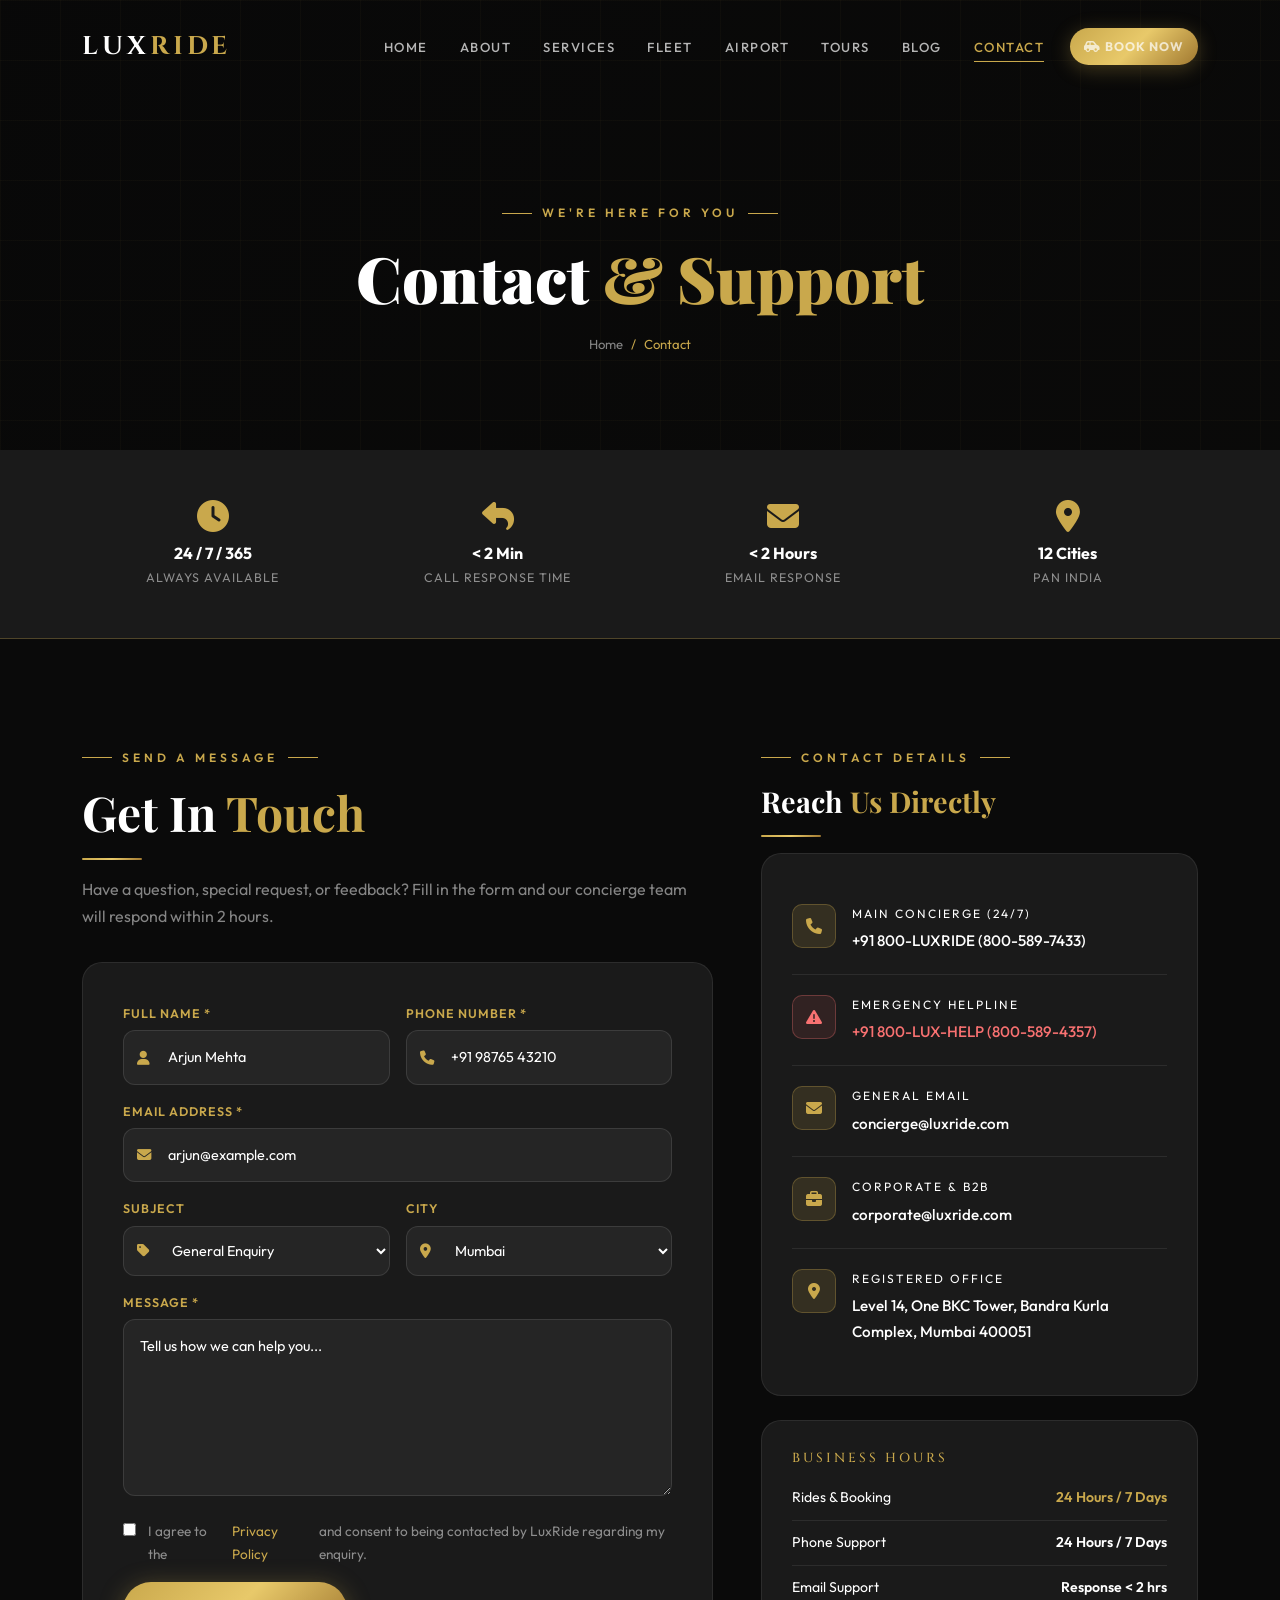
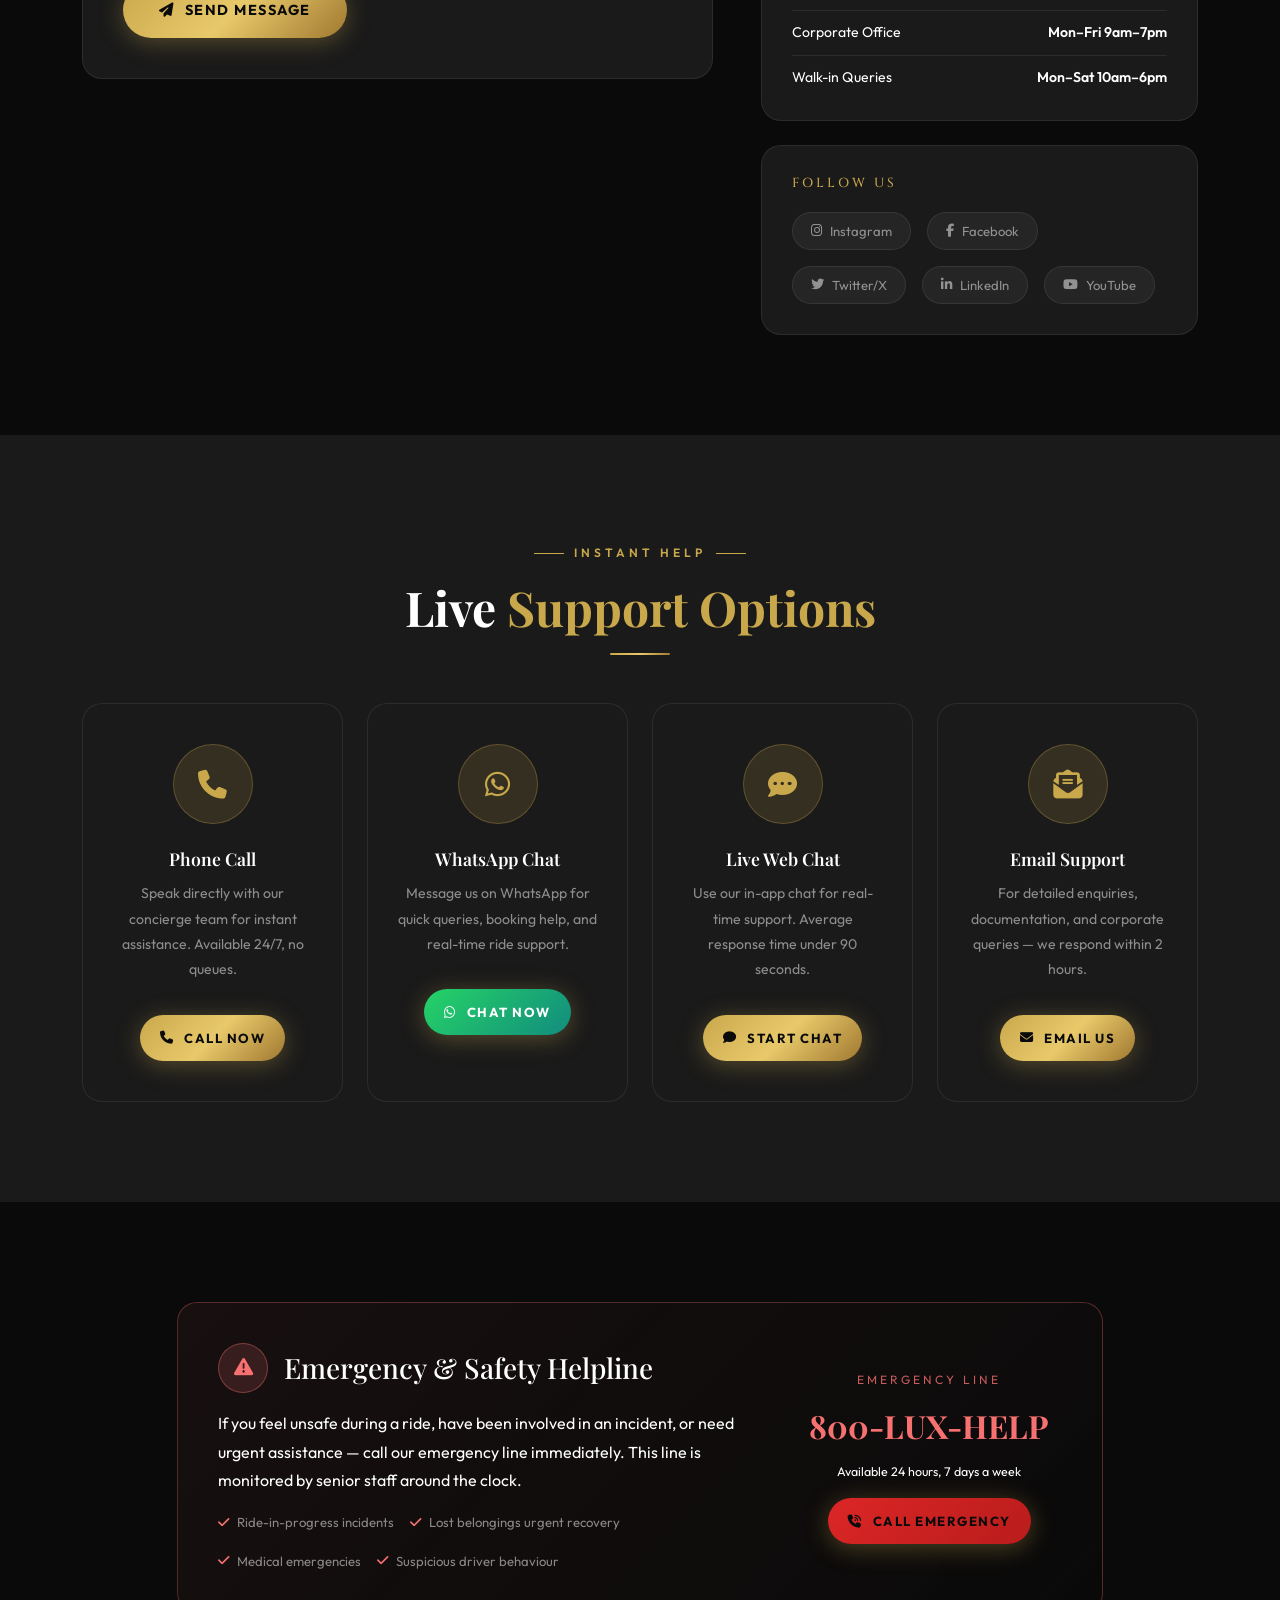
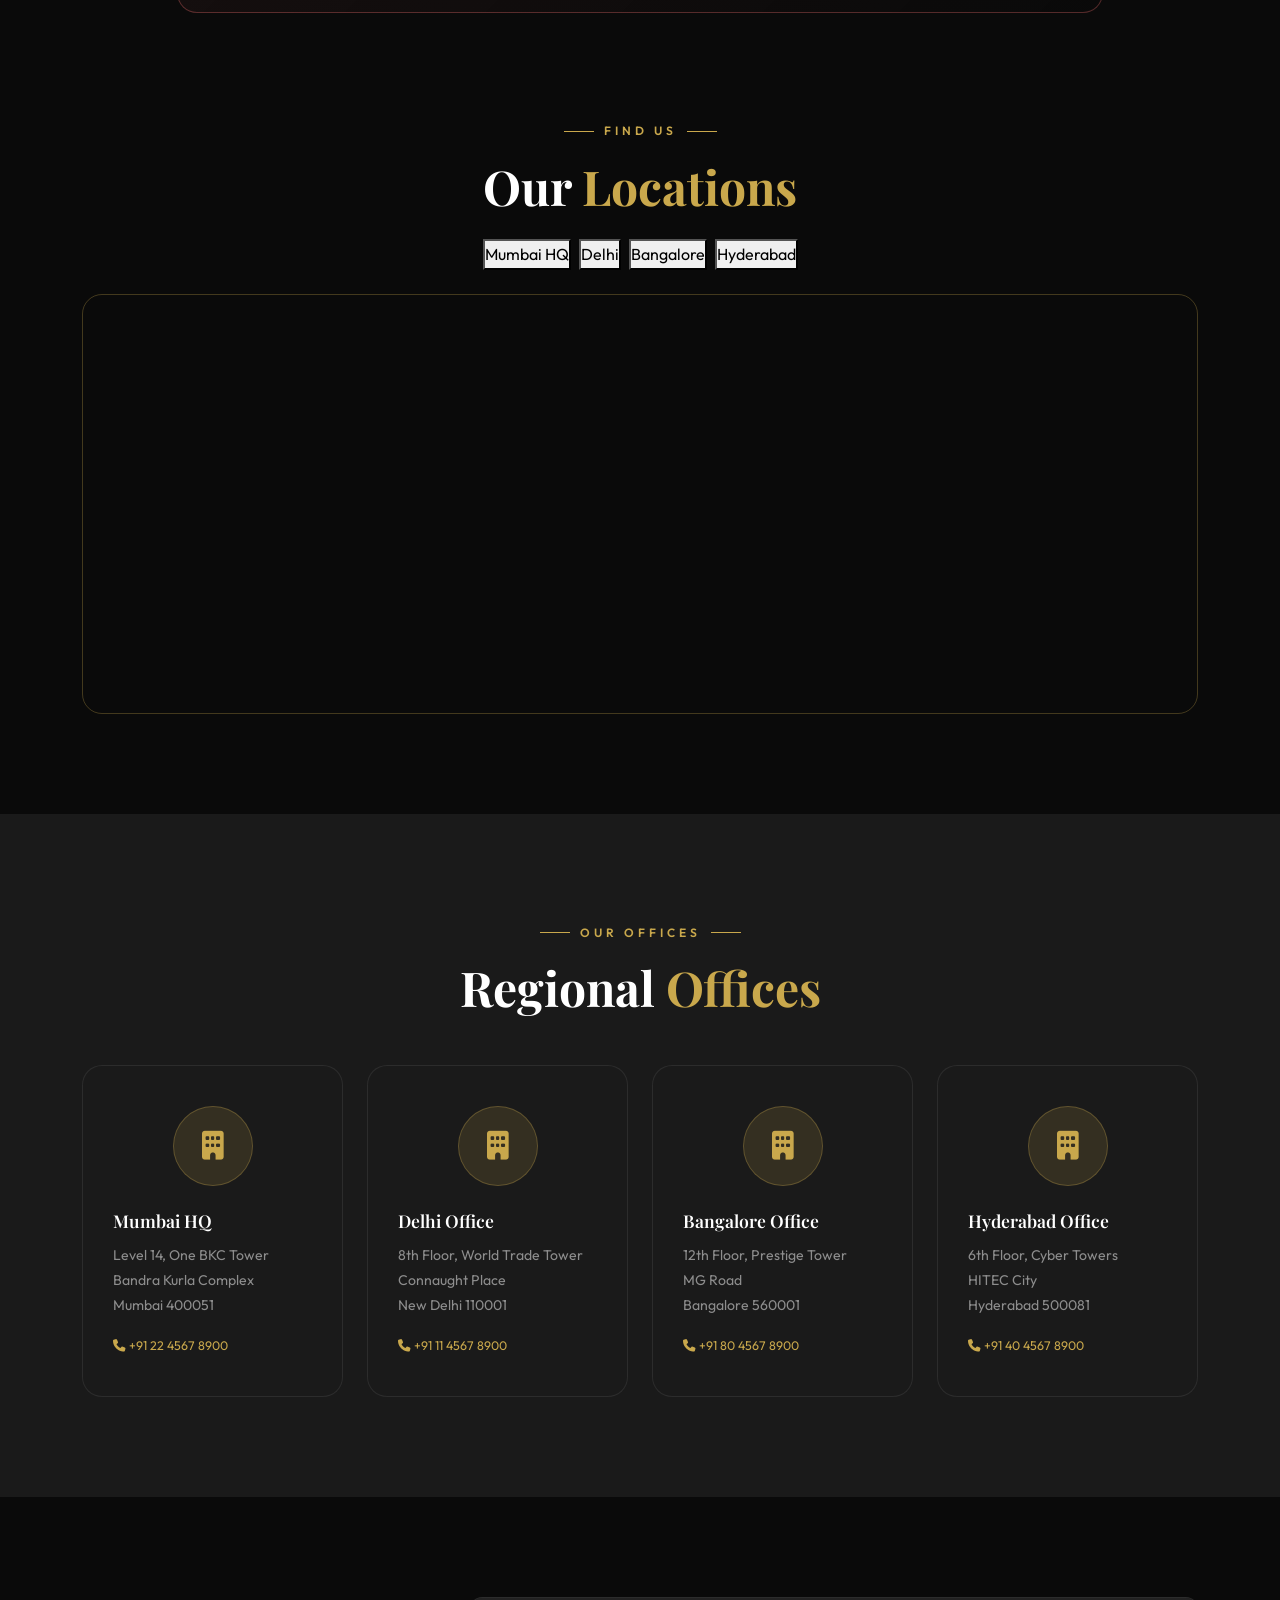
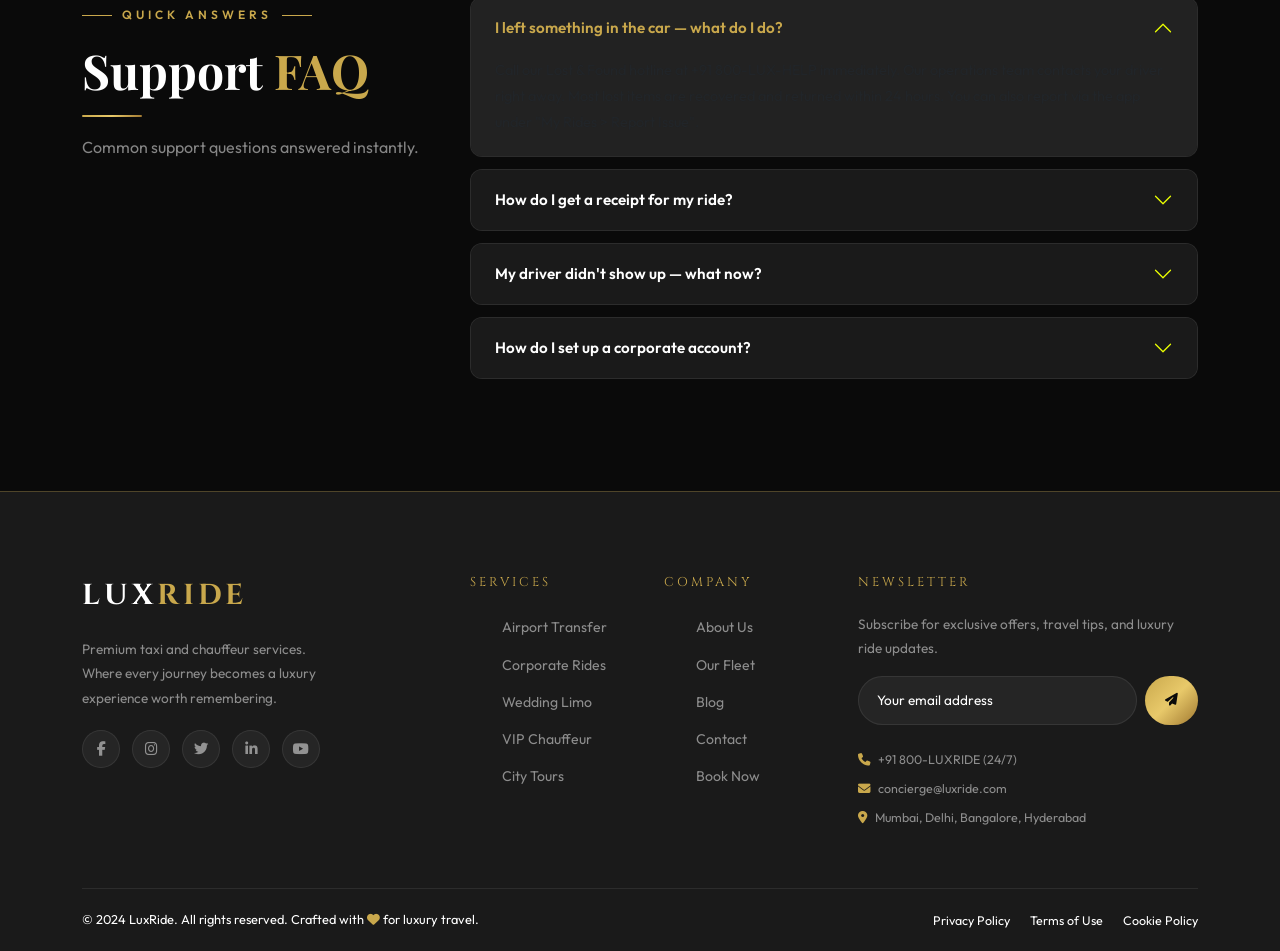
<file: contact.html>
<!DOCTYPE html>
<html lang="en">
<head>
  <meta charset="UTF-8" />
  <meta name="viewport" content="width=device-width, initial-scale=1.0" />
  <title>Contact & Support — LuxRide</title>
  <meta name="description" content="Get in touch with LuxRide's 24/7 concierge team. Find our office locations, emergency contacts, and live support options." />
  <link href="https://cdn.jsdelivr.net/npm/bootstrap@5.3.2/dist/css/bootstrap.min.css" rel="stylesheet" />
  <link href="https://unpkg.com/aos@2.3.1/dist/aos.css" rel="stylesheet" />
  <link rel="stylesheet" href="https://cdnjs.cloudflare.com/ajax/libs/font-awesome/6.5.0/css/all.min.css" />
  <link rel="stylesheet" href="css/style.css" />
</head>
<body>

<div id="page-loader">
  <div class="loader-content">
    <div class="loader-logo">LUXRIDE</div>
    <div class="loader-bar"><div class="loader-bar-fill"></div></div>
  </div>
</div>

<nav class="navbar navbar-expand-lg scrolled" id="mainNav">
  <div class="container">
    <a class="navbar-brand" href="index.html">LUX<span>RIDE</span></a>
    <button class="navbar-toggler" type="button" data-bs-toggle="collapse" data-bs-target="#navMenu"><span class="navbar-toggler-icon"></span></button>
    <div class="collapse navbar-collapse" id="navMenu">
      <ul class="navbar-nav ms-auto align-items-lg-center gap-lg-1">
        <li class="nav-item"><a class="nav-link" href="index.html">Home</a></li>
        <li class="nav-item"><a class="nav-link" href="about.html">About</a></li>
        <li class="nav-item"><a class="nav-link" href="services.html">Services</a></li>
        <li class="nav-item"><a class="nav-link" href="fleet.html">Fleet</a></li>
        <li class="nav-item"><a class="nav-link" href="airport.html">Airport</a></li>
        <li class="nav-item"><a class="nav-link" href="tours.html">Tours</a></li>
        <li class="nav-item"><a class="nav-link" href="blog.html">Blog</a></li>
        <li class="nav-item"><a class="nav-link active" href="contact.html">Contact</a></li>
        <li class="nav-item ms-lg-2"><a class="nav-link btn-nav-book" href="booking.html"><i class="fa-solid fa-car-side me-1"></i>Book Now</a></li>
      </ul>
    </div>
  </div>
</nav>

<!-- PAGE HERO -->
<section class="page-hero">
  <div class="page-hero-bg" style="background-image:url('https://images.unsplash.com/photo-1423666639041-f56000c27a9a?w=1600&q=80');"></div>
  <div class="hero-grid-overlay"></div>
  <div class="container page-hero-content">
    <div class="section-label mx-auto mb-3" data-aos="fade-up">We're Here For You</div>
    <h1 class="page-title mb-3" data-aos="fade-up" data-aos-delay="100">Contact <span>&amp; Support</span></h1>
    <nav aria-label="breadcrumb" data-aos="fade-up" data-aos-delay="200">
      <ol class="breadcrumb">
        <li class="breadcrumb-item"><a href="index.html">Home</a></li>
        <li class="breadcrumb-item active">Contact</li>
      </ol>
    </nav>
  </div>
</section>

<!-- QUICK CONTACT STATS -->
<section style="padding:50px 0;background:var(--dark-2);border-bottom:var(--border-gold);">
  <div class="container">
    <div class="row g-4 text-center">
      <div class="col-6 col-md-3" data-aos="zoom-in">
        <i class="fa-solid fa-clock fa-2x text-gold mb-2"></i>
        <div style="font-weight:700;color:var(--white);">24 / 7 / 365</div>
        <div style="font-size:0.78rem;color:var(--white-50);letter-spacing:1px;text-transform:uppercase;">Always Available</div>
      </div>
      <div class="col-6 col-md-3" data-aos="zoom-in" data-aos-delay="100">
        <i class="fa-solid fa-reply fa-2x text-gold mb-2"></i>
        <div style="font-weight:700;color:var(--white);">&lt; 2 Min</div>
        <div style="font-size:0.78rem;color:var(--white-50);letter-spacing:1px;text-transform:uppercase;">Call Response Time</div>
      </div>
      <div class="col-6 col-md-3" data-aos="zoom-in" data-aos-delay="200">
        <i class="fa-solid fa-envelope fa-2x text-gold mb-2"></i>
        <div style="font-weight:700;color:var(--white);">&lt; 2 Hours</div>
        <div style="font-size:0.78rem;color:var(--white-50);letter-spacing:1px;text-transform:uppercase;">Email Response</div>
      </div>
      <div class="col-6 col-md-3" data-aos="zoom-in" data-aos-delay="300">
        <i class="fa-solid fa-location-dot fa-2x text-gold mb-2"></i>
        <div style="font-weight:700;color:var(--white);">12 Cities</div>
        <div style="font-size:0.78rem;color:var(--white-50);letter-spacing:1px;text-transform:uppercase;">Pan India</div>
      </div>
    </div>
  </div>
</section>

<!-- MAIN CONTACT SECTION -->
<section class="section-pad">
  <div class="container">
    <div class="row g-5">

      <!-- CONTACT FORM -->
      <div class="col-lg-7" data-aos="fade-right">
        <div class="section-label">Send a Message</div>
        <h2 class="section-title">Get In <span>Touch</span></h2>
        <div class="section-divider"></div>
        <p style="color:var(--white-50);margin-bottom:32px;">Have a question, special request, or feedback? Fill in the form and our concierge team will respond within 2 hours.</p>

        <div class="contact-form-card">
          <form id="contactForm">
            <div class="row g-3">
              <div class="col-md-6">
                <div class="form-floating-dark">
                  <label class="form-label">Full Name *</label>
                  <div class="input-wrapper">
                    <i class="fa-solid fa-user input-icon"></i>
                    <input type="text" class="form-input-dark" placeholder="Arjun Mehta" required />
                  </div>
                </div>
              </div>
              <div class="col-md-6">
                <div class="form-floating-dark">
                  <label class="form-label">Phone Number *</label>
                  <div class="input-wrapper">
                    <i class="fa-solid fa-phone input-icon"></i>
                    <input type="tel" class="form-input-dark" placeholder="+91 98765 43210" required />
                  </div>
                </div>
              </div>
              <div class="col-12">
                <div class="form-floating-dark">
                  <label class="form-label">Email Address *</label>
                  <div class="input-wrapper">
                    <i class="fa-solid fa-envelope input-icon"></i>
                    <input type="email" class="form-input-dark" placeholder="arjun@example.com" required />
                  </div>
                </div>
              </div>
              <div class="col-md-6">
                <div class="form-floating-dark">
                  <label class="form-label">Subject</label>
                  <div class="input-wrapper">
                    <i class="fa-solid fa-tag input-icon"></i>
                    <select class="form-input-dark">
                      <option>General Enquiry</option>
                      <option>Booking Support</option>
                      <option>Corporate Account</option>
                      <option>Driver Feedback</option>
                      <option>Lost & Found</option>
                      <option>Partnership</option>
                      <option>Media Enquiry</option>
                    </select>
                  </div>
                </div>
              </div>
              <div class="col-md-6">
                <div class="form-floating-dark">
                  <label class="form-label">City</label>
                  <div class="input-wrapper">
                    <i class="fa-solid fa-location-dot input-icon"></i>
                    <select class="form-input-dark">
                      <option>Mumbai</option>
                      <option>Delhi</option>
                      <option>Bangalore</option>
                      <option>Hyderabad</option>
                      <option>Chennai</option>
                      <option>Pune</option>
                      <option>Other</option>
                    </select>
                  </div>
                </div>
              </div>
              <div class="col-12">
                <div class="form-floating-dark">
                  <label class="form-label">Message *</label>
                  <textarea class="form-input-dark" rows="6" placeholder="Tell us how we can help you..." required style="padding-left:16px;height:auto;resize:vertical;padding-top:14px;"></textarea>
                </div>
              </div>
              <div class="col-12">
                <label style="display:flex;align-items:flex-start;gap:12px;cursor:pointer;font-size:0.85rem;color:var(--white-50);">
                  <input type="checkbox" style="margin-top:3px;accent-color:var(--gold);" required />
                  I agree to the <a href="#" style="color:var(--gold);">Privacy Policy</a> and consent to being contacted by LuxRide regarding my enquiry.
                </label>
              </div>
              <div class="col-12">
                <button type="submit" class="btn-gold">
                  <i class="fa-solid fa-paper-plane"></i> Send Message
                </button>
              </div>
            </div>
          </form>
        </div>
      </div>

      <!-- CONTACT INFO SIDEBAR -->
      <div class="col-lg-5" data-aos="fade-left">

        <!-- Contact Details -->
        <div class="section-label">Contact Details</div>
        <h2 class="section-title" style="font-size:1.8rem;">Reach <span>Us Directly</span></h2>
        <div class="section-divider"></div>

        <div style="background:var(--dark-2);border:var(--border-subtle);border-radius:var(--radius-lg);padding:30px;margin-bottom:24px;">
          <div class="contact-info-item">
            <div class="contact-icon"><i class="fa-solid fa-phone"></i></div>
            <div class="contact-info-text">
              <div class="label">Main Concierge (24/7)</div>
              <div class="value">+91 800-LUXRIDE (800-589-7433)</div>
            </div>
          </div>
          <div class="contact-info-item">
            <div class="contact-icon" style="background:rgba(248,113,113,0.1);border-color:rgba(248,113,113,0.3);"><i class="fa-solid fa-triangle-exclamation" style="color:#f87171;"></i></div>
            <div class="contact-info-text">
              <div class="label">Emergency Helpline</div>
              <div class="value" style="color:#f87171;">+91 800-LUX-HELP (800-589-4357)</div>
            </div>
          </div>
          <div class="contact-info-item">
            <div class="contact-icon"><i class="fa-solid fa-envelope"></i></div>
            <div class="contact-info-text">
              <div class="label">General Email</div>
              <div class="value">concierge@luxride.com</div>
            </div>
          </div>
          <div class="contact-info-item">
            <div class="contact-icon"><i class="fa-solid fa-briefcase"></i></div>
            <div class="contact-info-text">
              <div class="label">Corporate & B2B</div>
              <div class="value">corporate@luxride.com</div>
            </div>
          </div>
          <div class="contact-info-item">
            <div class="contact-icon"><i class="fa-solid fa-location-dot"></i></div>
            <div class="contact-info-text">
              <div class="label">Registered Office</div>
              <div class="value">Level 14, One BKC Tower, Bandra Kurla Complex, Mumbai 400051</div>
            </div>
          </div>
        </div>

        <!-- Business Hours -->
        <div style="background:var(--dark-2);border:var(--border-subtle);border-radius:var(--radius-lg);padding:30px;margin-bottom:24px;">
          <h5 style="font-family:var(--font-accent);font-size:0.82rem;letter-spacing:3px;color:var(--gold);margin-bottom:20px;">BUSINESS HOURS</h5>
          <div style="display:flex;flex-direction:column;gap:10px;">
            <div style="display:flex;justify-content:space-between;font-size:0.88rem;padding-bottom:10px;border-bottom:var(--border-subtle);">
              <span style="color:var(--white-60);">Rides &amp; Booking</span>
              <span style="color:var(--gold);font-weight:600;">24 Hours / 7 Days</span>
            </div>
            <div style="display:flex;justify-content:space-between;font-size:0.88rem;padding-bottom:10px;border-bottom:var(--border-subtle);">
              <span style="color:var(--white-60);">Phone Support</span>
              <span style="color:var(--white);font-weight:600;">24 Hours / 7 Days</span>
            </div>
            <div style="display:flex;justify-content:space-between;font-size:0.88rem;padding-bottom:10px;border-bottom:var(--border-subtle);">
              <span style="color:var(--white-60);">Email Support</span>
              <span style="color:var(--white);font-weight:600;">Response &lt; 2 hrs</span>
            </div>
            <div style="display:flex;justify-content:space-between;font-size:0.88rem;padding-bottom:10px;border-bottom:var(--border-subtle);">
              <span style="color:var(--white-60);">Corporate Office</span>
              <span style="color:var(--white);font-weight:600;">Mon–Fri 9am–7pm</span>
            </div>
            <div style="display:flex;justify-content:space-between;font-size:0.88rem;">
              <span style="color:var(--white-60);">Walk-in Queries</span>
              <span style="color:var(--white);font-weight:600;">Mon–Sat 10am–6pm</span>
            </div>
          </div>
        </div>

        <!-- Social Links -->
        <div style="background:var(--dark-2);border:var(--border-subtle);border-radius:var(--radius-lg);padding:30px;">
          <h5 style="font-family:var(--font-accent);font-size:0.82rem;letter-spacing:3px;color:var(--gold);margin-bottom:20px;">FOLLOW US</h5>
          <div class="d-flex flex-wrap gap-3">
            <a href="#" class="social-btn" style="width:auto;padding:10px 18px;border-radius:50px;gap:8px;display:flex;align-items:center;font-size:0.82rem;">
              <i class="fa-brands fa-instagram"></i> Instagram
            </a>
            <a href="#" class="social-btn" style="width:auto;padding:10px 18px;border-radius:50px;gap:8px;display:flex;align-items:center;font-size:0.82rem;">
              <i class="fa-brands fa-facebook-f"></i> Facebook
            </a>
            <a href="#" class="social-btn" style="width:auto;padding:10px 18px;border-radius:50px;gap:8px;display:flex;align-items:center;font-size:0.82rem;">
              <i class="fa-brands fa-twitter"></i> Twitter/X
            </a>
            <a href="#" class="social-btn" style="width:auto;padding:10px 18px;border-radius:50px;gap:8px;display:flex;align-items:center;font-size:0.82rem;">
              <i class="fa-brands fa-linkedin-in"></i> LinkedIn
            </a>
            <a href="#" class="social-btn" style="width:auto;padding:10px 18px;border-radius:50px;gap:8px;display:flex;align-items:center;font-size:0.82rem;">
              <i class="fa-brands fa-youtube"></i> YouTube
            </a>
          </div>
        </div>
      </div>
    </div>
  </div>
</section>

<!-- LIVE SUPPORT SECTION -->
<section class="section-pad bg-dark-2">
  <div class="container">
    <div class="text-center mb-5" data-aos="fade-up">
      <div class="section-label mx-auto">Instant Help</div>
      <h2 class="section-title">Live <span>Support Options</span></h2>
      <div class="section-divider center"></div>
    </div>
    <div class="row g-4 justify-content-center">
      <div class="col-md-6 col-lg-3" data-aos="fade-up">
        <div class="service-card text-center h-100">
          <div class="service-icon"><i class="fa-solid fa-phone"></i></div>
          <h4 class="service-title">Phone Call</h4>
          <p class="service-desc">Speak directly with our concierge team for instant assistance. Available 24/7, no queues.</p>
          <a href="tel:+918005897433" class="btn-gold mt-3" style="display:inline-flex;font-size:0.82rem;padding:12px 20px;">
            <i class="fa-solid fa-phone"></i> Call Now
          </a>
        </div>
      </div>
      <div class="col-md-6 col-lg-3" data-aos="fade-up" data-aos-delay="100">
        <div class="service-card text-center h-100">
          <div class="service-icon"><i class="fa-brands fa-whatsapp"></i></div>
          <h4 class="service-title">WhatsApp Chat</h4>
          <p class="service-desc">Message us on WhatsApp for quick queries, booking help, and real-time ride support.</p>
          <a href="https://wa.me/918001234567" class="btn-gold mt-3" style="display:inline-flex;font-size:0.82rem;padding:12px 20px;background:linear-gradient(135deg,#25d366,#128c7e);color:#fff;">
            <i class="fa-brands fa-whatsapp"></i> Chat Now
          </a>
        </div>
      </div>
      <div class="col-md-6 col-lg-3" data-aos="fade-up" data-aos-delay="200">
        <div class="service-card text-center h-100">
          <div class="service-icon"><i class="fa-solid fa-comment-dots"></i></div>
          <h4 class="service-title">Live Web Chat</h4>
          <p class="service-desc">Use our in-app chat for real-time support. Average response time under 90 seconds.</p>
          <button class="btn-gold mt-3" style="font-size:0.82rem;padding:12px 20px;" onclick="alert('Live chat coming soon!')">
            <i class="fa-solid fa-comment"></i> Start Chat
          </button>
        </div>
      </div>
      <div class="col-md-6 col-lg-3" data-aos="fade-up" data-aos-delay="300">
        <div class="service-card text-center h-100">
          <div class="service-icon"><i class="fa-solid fa-envelope-open-text"></i></div>
          <h4 class="service-title">Email Support</h4>
          <p class="service-desc">For detailed enquiries, documentation, and corporate queries — we respond within 2 hours.</p>
          <a href="mailto:concierge@luxride.com" class="btn-gold mt-3" style="display:inline-flex;font-size:0.82rem;padding:12px 20px;">
            <i class="fa-solid fa-envelope"></i> Email Us
          </a>
        </div>
      </div>
    </div>
  </div>
</section>

<!-- EMERGENCY CONTACTS -->
<section class="section-pad">
  <div class="container">
    <div class="row justify-content-center">
      <div class="col-lg-10">
        <div style="background:linear-gradient(135deg,rgba(248,113,113,0.06),rgba(10,10,10,0.95));border:1px solid rgba(248,113,113,0.3);border-radius:var(--radius-lg);padding:40px;" data-aos="zoom-in">
          <div class="row align-items-center g-4">
            <div class="col-md-8">
              <div style="display:flex;align-items:center;gap:16px;margin-bottom:16px;">
                <div style="width:50px;height:50px;background:rgba(248,113,113,0.15);border:1px solid rgba(248,113,113,0.4);border-radius:50%;display:flex;align-items:center;justify-content:center;flex-shrink:0;">
                  <i class="fa-solid fa-triangle-exclamation" style="color:#f87171;font-size:1.2rem;"></i>
                </div>
                <h3 style="font-family:var(--font-display);color:var(--white);margin:0;">Emergency &amp; Safety Helpline</h3>
              </div>
              <p style="color:var(--white-60);line-height:1.8;margin-bottom:16px;">If you feel unsafe during a ride, have been involved in an incident, or need urgent assistance — call our emergency line immediately. This line is monitored by senior staff around the clock.</p>
              <div class="d-flex flex-wrap gap-3">
                <div style="font-size:0.82rem;color:var(--white-50);display:flex;align-items:center;gap:8px;"><i class="fa-solid fa-check" style="color:#f87171;"></i> Ride-in-progress incidents</div>
                <div style="font-size:0.82rem;color:var(--white-50);display:flex;align-items:center;gap:8px;"><i class="fa-solid fa-check" style="color:#f87171;"></i> Lost belongings urgent recovery</div>
                <div style="font-size:0.82rem;color:var(--white-50);display:flex;align-items:center;gap:8px;"><i class="fa-solid fa-check" style="color:#f87171;"></i> Medical emergencies</div>
                <div style="font-size:0.82rem;color:var(--white-50);display:flex;align-items:center;gap:8px;"><i class="fa-solid fa-check" style="color:#f87171;"></i> Suspicious driver behaviour</div>
              </div>
            </div>
            <div class="col-md-4 text-center">
              <div style="font-size:0.75rem;letter-spacing:3px;color:rgba(248,113,113,0.8);text-transform:uppercase;margin-bottom:8px;">Emergency Line</div>
              <a href="tel:+918005894357" style="font-family:var(--font-display);font-size:2rem;color:#f87171;font-weight:700;display:block;margin-bottom:8px;">800-LUX-HELP</a>
              <div style="font-size:0.78rem;color:var(--white-40);">Available 24 hours, 7 days a week</div>
              <a href="tel:+918005894357" class="btn-gold mt-3" style="display:inline-flex;background:linear-gradient(135deg,#dc2626,#b91c1c);font-size:0.82rem;padding:12px 20px;">
                <i class="fa-solid fa-phone-volume"></i> Call Emergency
              </a>
            </div>
          </div>
        </div>
      </div>
    </div>
  </div>
</section>

<!-- GOOGLE MAP EMBED -->
<section style="padding:0 0 100px;">
  <div class="container">
    <div class="text-center mb-4" data-aos="fade-up">
      <div class="section-label mx-auto">Find Us</div>
      <h2 class="section-title">Our <span>Locations</span></h2>
    </div>

    <!-- City tabs -->
    <div class="d-flex flex-wrap gap-2 justify-content-center mb-4" data-aos="fade-up" data-aos-delay="100">
      <button class="fleet-filter-btn active" onclick="switchMap('mumbai',this)">Mumbai HQ</button>
      <button class="fleet-filter-btn" onclick="switchMap('delhi',this)">Delhi</button>
      <button class="fleet-filter-btn" onclick="switchMap('bangalore',this)">Bangalore</button>
      <button class="fleet-filter-btn" onclick="switchMap('hyderabad',this)">Hyderabad</button>
    </div>

    <div style="border-radius:var(--radius-lg);overflow:hidden;border:var(--border-gold);height:420px;" data-aos="zoom-in" data-aos-delay="200">
      <iframe
        id="mapFrame"
        width="100%"
        height="100%"
        frameborder="0"
        style="border:0;"
        allowfullscreen
        loading="lazy"
        src="https://maps.google.com/maps?q=Bandra+Kurla+Complex+Mumbai&t=&z=14&ie=UTF8&iwloc=&output=embed">
      </iframe>
    </div>
  </div>
</section>

<!-- OFFICE LOCATIONS CARDS -->
<section class="section-pad bg-dark-2">
  <div class="container">
    <div class="text-center mb-5" data-aos="fade-up">
      <div class="section-label mx-auto">Our Offices</div>
      <h2 class="section-title">Regional <span>Offices</span></h2>
    </div>
    <div class="row g-4">
      <div class="col-md-6 col-lg-3" data-aos="fade-up">
        <div class="service-card h-100 text-start">
          <div class="service-icon"><i class="fa-solid fa-building"></i></div>
          <h4 class="service-title">Mumbai HQ</h4>
          <p class="service-desc">Level 14, One BKC Tower<br>Bandra Kurla Complex<br>Mumbai 400051</p>
          <div style="font-size:0.78rem;color:var(--gold);margin-top:12px;"><i class="fa-solid fa-phone me-1"></i>+91 22 4567 8900</div>
        </div>
      </div>
      <div class="col-md-6 col-lg-3" data-aos="fade-up" data-aos-delay="100">
        <div class="service-card h-100 text-start">
          <div class="service-icon"><i class="fa-solid fa-building"></i></div>
          <h4 class="service-title">Delhi Office</h4>
          <p class="service-desc">8th Floor, World Trade Tower<br>Connaught Place<br>New Delhi 110001</p>
          <div style="font-size:0.78rem;color:var(--gold);margin-top:12px;"><i class="fa-solid fa-phone me-1"></i>+91 11 4567 8900</div>
        </div>
      </div>
      <div class="col-md-6 col-lg-3" data-aos="fade-up" data-aos-delay="200">
        <div class="service-card h-100 text-start">
          <div class="service-icon"><i class="fa-solid fa-building"></i></div>
          <h4 class="service-title">Bangalore Office</h4>
          <p class="service-desc">12th Floor, Prestige Tower<br>MG Road<br>Bangalore 560001</p>
          <div style="font-size:0.78rem;color:var(--gold);margin-top:12px;"><i class="fa-solid fa-phone me-1"></i>+91 80 4567 8900</div>
        </div>
      </div>
      <div class="col-md-6 col-lg-3" data-aos="fade-up" data-aos-delay="300">
        <div class="service-card h-100 text-start">
          <div class="service-icon"><i class="fa-solid fa-building"></i></div>
          <h4 class="service-title">Hyderabad Office</h4>
          <p class="service-desc">6th Floor, Cyber Towers<br>HITEC City<br>Hyderabad 500081</p>
          <div style="font-size:0.78rem;color:var(--gold);margin-top:12px;"><i class="fa-solid fa-phone me-1"></i>+91 40 4567 8900</div>
        </div>
      </div>
    </div>
  </div>
</section>

<!-- FAQ MINI -->
<section class="section-pad">
  <div class="container">
    <div class="row g-5 align-items-start">
      <div class="col-lg-4" data-aos="fade-right">
        <div class="section-label">Quick Answers</div>
        <h2 class="section-title">Support <span>FAQ</span></h2>
        <div class="section-divider"></div>
        <p class="section-subtitle">Common support questions answered instantly.</p>
      </div>
      <div class="col-lg-8" data-aos="fade-left">
        <div class="accordion faq-accordion" id="supportFaq">
          <div class="accordion-item">
            <h2 class="accordion-header">
              <button class="accordion-button" type="button" data-bs-toggle="collapse" data-bs-target="#sf1">
                I left something in the car — what do I do?
              </button>
            </h2>
            <div id="sf1" class="accordion-collapse collapse show" data-bs-parent="#supportFaq">
              <div class="accordion-body">Call our Lost &amp; Found hotline at +91 800-LUX-HELP immediately. Our operations team contacts your driver right away. Most lost items are recovered and returned within 24 hours. You can also report via the app under "My Rides &gt; Report Issue".</div>
            </div>
          </div>
          <div class="accordion-item">
            <h2 class="accordion-header">
              <button class="accordion-button collapsed" type="button" data-bs-toggle="collapse" data-bs-target="#sf2">
                How do I get a receipt for my ride?
              </button>
            </h2>
            <div id="sf2" class="accordion-collapse collapse" data-bs-parent="#supportFaq">
              <div class="accordion-body">Ride receipts are automatically sent to your registered email within 30 minutes of trip completion. You can also download GST-compliant invoices from the app under "Ride History". For corporate account invoices, email corporate@luxride.com.</div>
            </div>
          </div>
          <div class="accordion-item">
            <h2 class="accordion-header">
              <button class="accordion-button collapsed" type="button" data-bs-toggle="collapse" data-bs-target="#sf3">
                My driver didn't show up — what now?
              </button>
            </h2>
            <div id="sf3" class="accordion-collapse collapse" data-bs-parent="#supportFaq">
              <div class="accordion-body">Call our concierge immediately at +91 800-LUXRIDE. We'll locate your driver, assign an alternative, or arrange a full refund — whichever is faster. No-show incidents are treated as critical priority and resolved within 10 minutes.</div>
            </div>
          </div>
          <div class="accordion-item">
            <h2 class="accordion-header">
              <button class="accordion-button collapsed" type="button" data-bs-toggle="collapse" data-bs-target="#sf4">
                How do I set up a corporate account?
              </button>
            </h2>
            <div id="sf4" class="accordion-collapse collapse" data-bs-parent="#supportFaq">
              <div class="accordion-body">Email corporate@luxride.com with your company name, employee count, and approximate monthly rides. Our B2B team will schedule a call within 24 hours to set up your account with custom billing, priority booking, and a dedicated account manager.</div>
            </div>
          </div>
        </div>
      </div>
    </div>
  </div>
</section>

<!-- FOOTER -->
<footer>
  <div class="container">
    <div class="row g-5">
      <div class="col-lg-4 col-md-6">
        <div class="footer-logo">LUX<span>RIDE</span></div>
        <p class="footer-tagline">Premium taxi and chauffeur services. Where every journey becomes a luxury experience worth remembering.</p>
        <div class="footer-social">
          <a href="#" class="social-btn"><i class="fa-brands fa-facebook-f"></i></a>
          <a href="#" class="social-btn"><i class="fa-brands fa-instagram"></i></a>
          <a href="#" class="social-btn"><i class="fa-brands fa-twitter"></i></a>
          <a href="#" class="social-btn"><i class="fa-brands fa-linkedin-in"></i></a>
          <a href="#" class="social-btn"><i class="fa-brands fa-youtube"></i></a>
        </div>
      </div>
      <div class="col-lg-2 col-md-3 col-6">
        <div class="footer-heading">Services</div>
        <ul class="footer-links">
          <li><a href="airport.html">Airport Transfer</a></li>
          <li><a href="services.html">Corporate Rides</a></li>
          <li><a href="services.html">Wedding Limo</a></li>
          <li><a href="services.html">VIP Chauffeur</a></li>
          <li><a href="tours.html">City Tours</a></li>
        </ul>
      </div>
      <div class="col-lg-2 col-md-3 col-6">
        <div class="footer-heading">Company</div>
        <ul class="footer-links">
          <li><a href="about.html">About Us</a></li>
          <li><a href="fleet.html">Our Fleet</a></li>
          <li><a href="blog.html">Blog</a></li>
          <li><a href="contact.html">Contact</a></li>
          <li><a href="booking.html">Book Now</a></li>
        </ul>
      </div>
      <div class="col-lg-4 col-md-6">
        <div class="footer-heading">Newsletter</div>
        <p style="font-size:0.85rem;color:var(--white-50);margin-bottom:16px;">Subscribe for exclusive offers, travel tips, and luxury ride updates.</p>
        <form class="newsletter-form newsletter-form-js">
          <input type="email" class="newsletter-input" placeholder="Your email address" required />
          <button type="submit" class="newsletter-btn"><i class="fa-solid fa-paper-plane"></i></button>
        </form>
        <div class="mt-4">
          <div style="font-size:0.78rem;color:var(--white-50);margin-bottom:8px;"><i class="fa-solid fa-phone text-gold me-2"></i>+91 800-LUXRIDE (24/7)</div>
          <div style="font-size:0.78rem;color:var(--white-50);margin-bottom:8px;"><i class="fa-solid fa-envelope text-gold me-2"></i>concierge@luxride.com</div>
          <div style="font-size:0.78rem;color:var(--white-50);"><i class="fa-solid fa-location-dot text-gold me-2"></i>Mumbai, Delhi, Bangalore, Hyderabad</div>
        </div>
      </div>
    </div>
    <div class="footer-bottom">
      <div class="footer-bottom-text">© 2024 LuxRide. All rights reserved. Crafted with <i class="fa-solid fa-heart text-gold"></i> for luxury travel.</div>
      <div class="footer-bottom-links">
        <a href="#">Privacy Policy</a>
        <a href="#">Terms of Use</a>
        <a href="#">Cookie Policy</a>
      </div>
    </div>
  </div>
</footer>

<button id="backToTop" title="Back to top"><i class="fa-solid fa-chevron-up"></i></button>

<script src="https://cdn.jsdelivr.net/npm/bootstrap@5.3.2/dist/js/bootstrap.bundle.min.js"></script>
<script src="https://unpkg.com/aos@2.3.1/dist/aos.js"></script>
<script src="js/script.js"></script>
<script>
// Map switcher
const mapUrls = {
  mumbai: 'https://maps.google.com/maps?q=Bandra+Kurla+Complex+Mumbai&t=&z=14&ie=UTF8&iwloc=&output=embed',
  delhi:  'https://maps.google.com/maps?q=Connaught+Place+New+Delhi&t=&z=14&ie=UTF8&iwloc=&output=embed',
  bangalore: 'https://maps.google.com/maps?q=MG+Road+Bangalore&t=&z=14&ie=UTF8&iwloc=&output=embed',
  hyderabad: 'https://maps.google.com/maps?q=HITEC+City+Hyderabad&t=&z=14&ie=UTF8&iwloc=&output=embed'
};
function switchMap(city, btn) {
  document.getElementById('mapFrame').src = mapUrls[city];
  document.querySelectorAll('.fleet-filter-btn').forEach(b => b.classList.remove('active'));
  btn.classList.add('active');
}
</script>
</body>
</html>
</file>
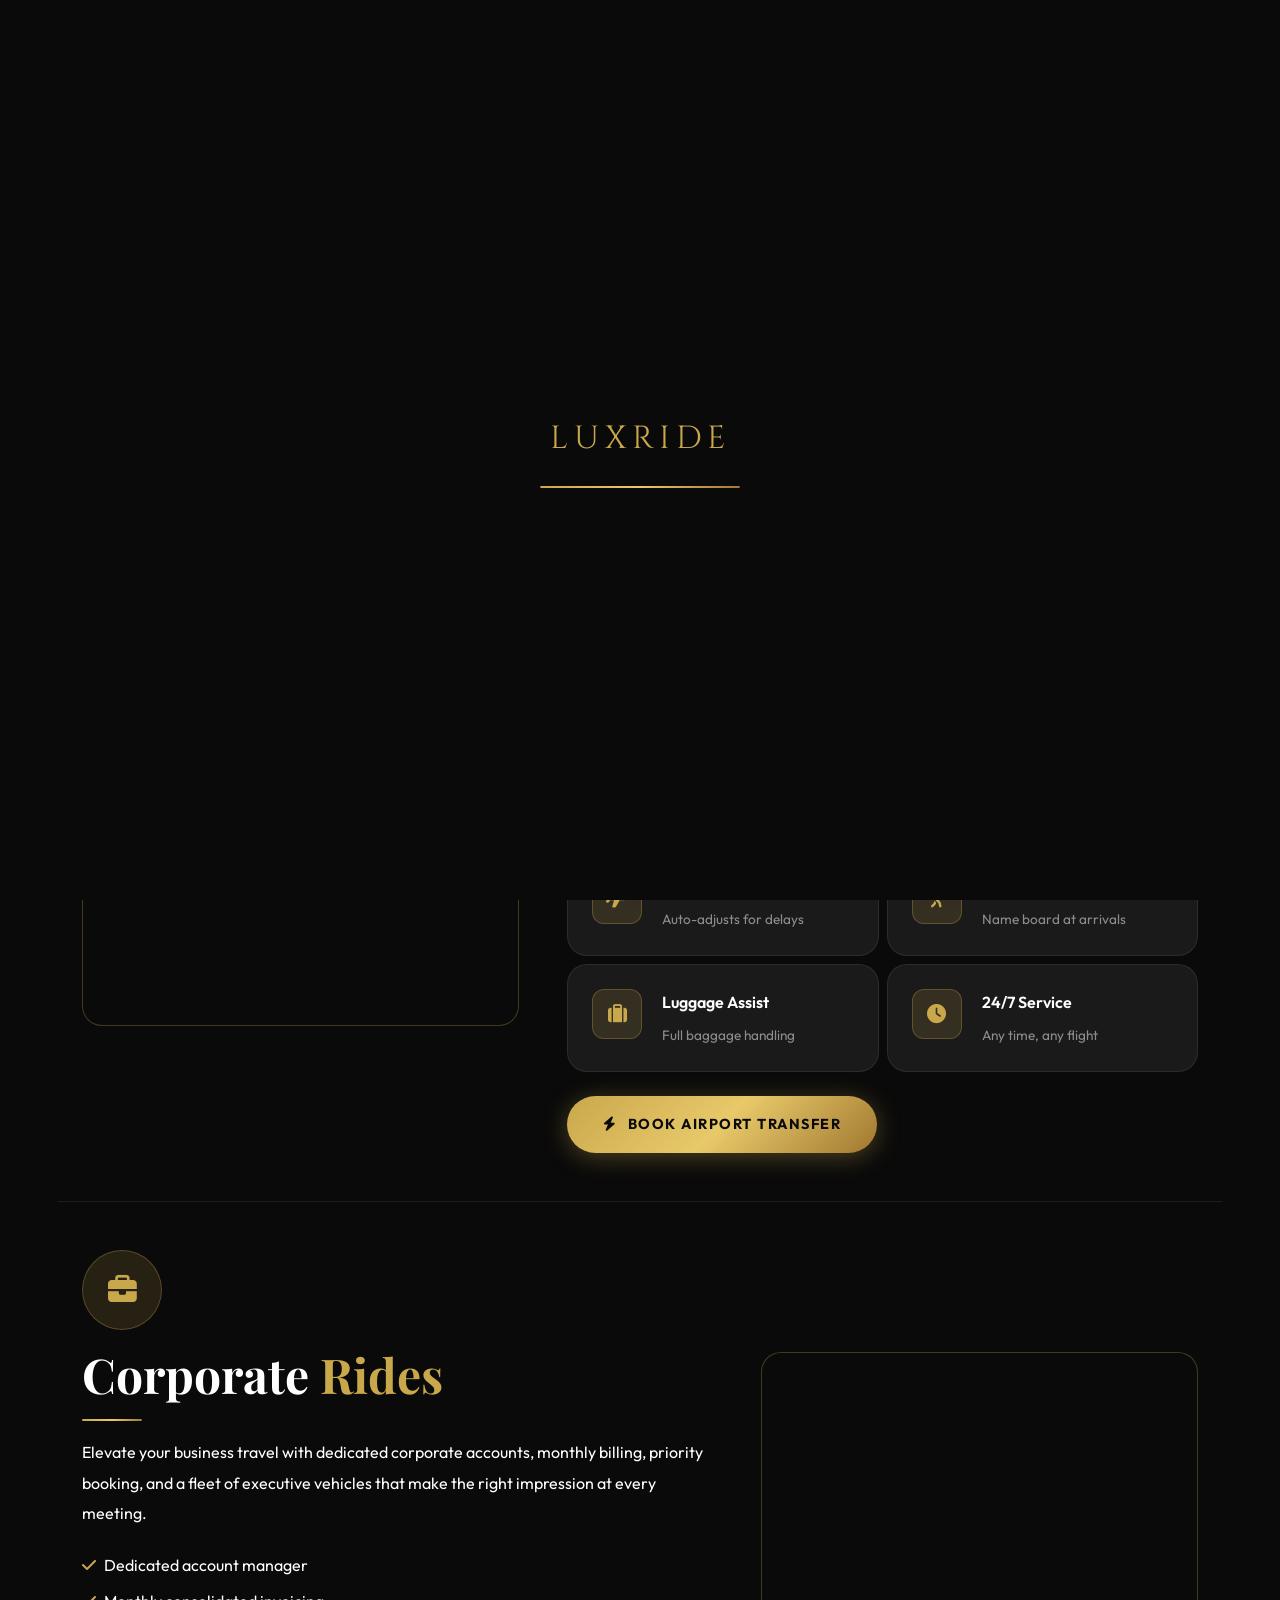
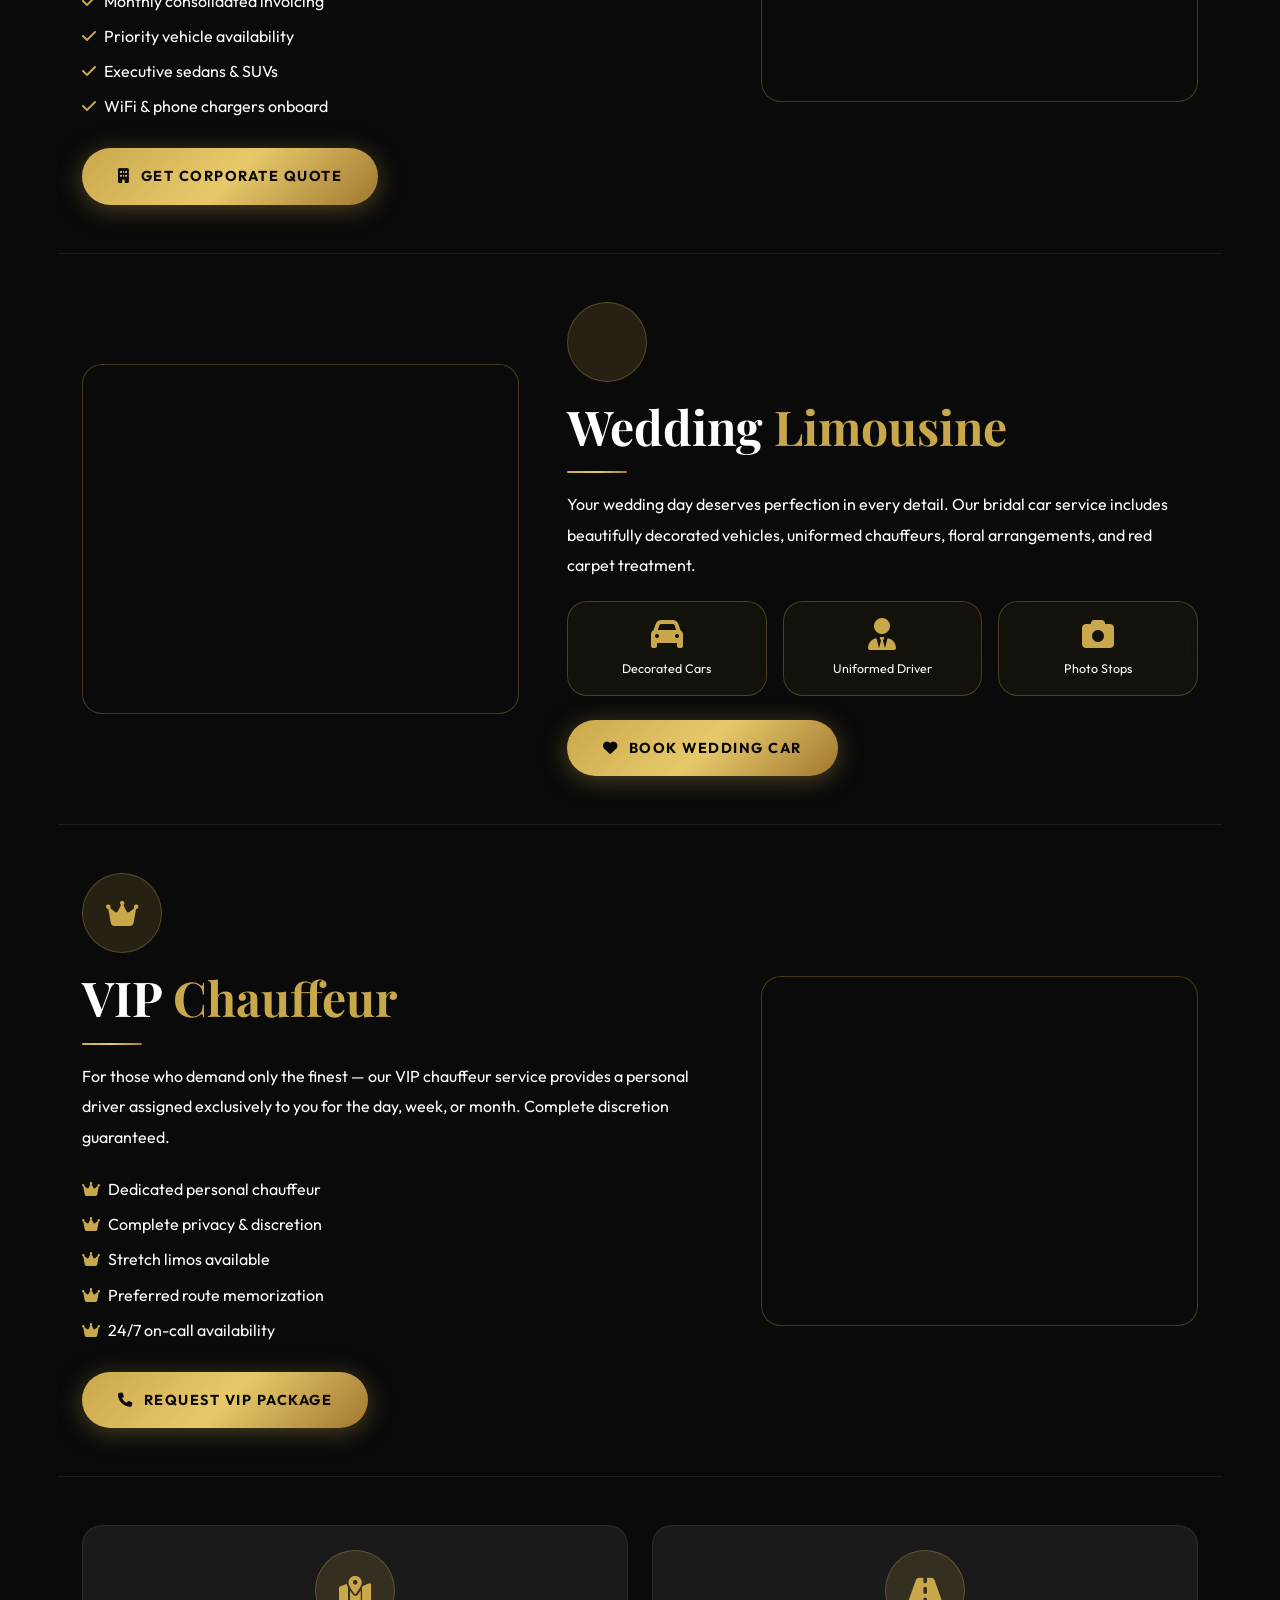
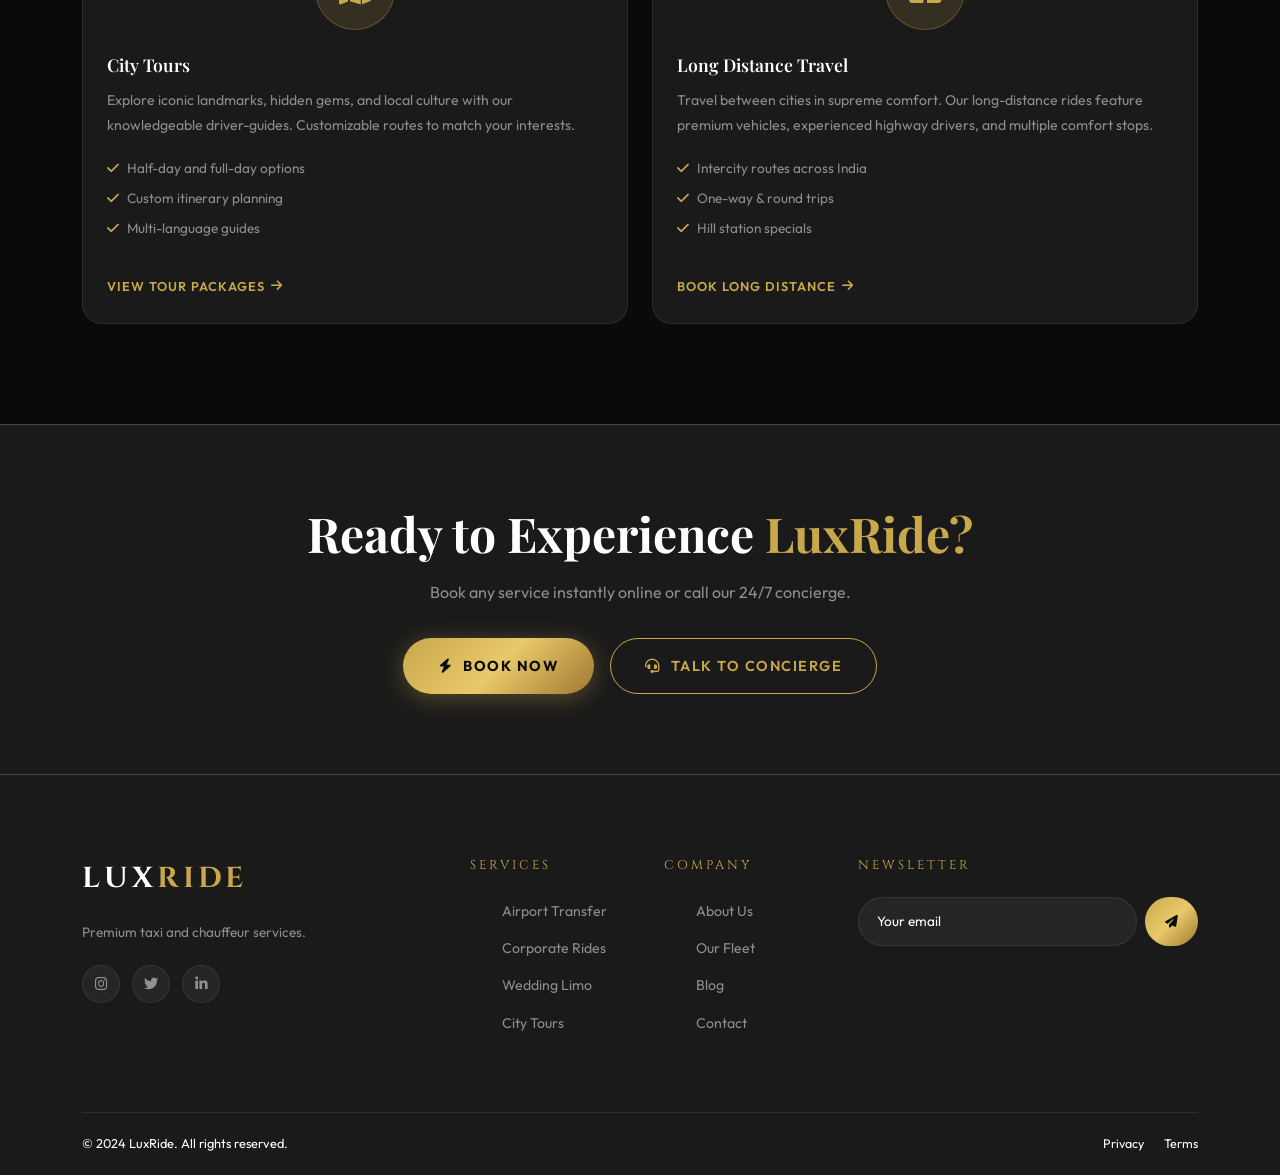
<file: services.html>
<!DOCTYPE html>
<html lang="en">
<head>
  <meta charset="UTF-8" />
  <meta name="viewport" content="width=device-width, initial-scale=1.0" />
  <title>Premium Services — LuxRide</title>
  <meta name="description" content="Explore LuxRide's full range of premium taxi and chauffeur services including airport transfers, corporate rides, wedding limos and more." />
  <link href="https://cdn.jsdelivr.net/npm/bootstrap@5.3.2/dist/css/bootstrap.min.css" rel="stylesheet" />
  <link href="https://unpkg.com/aos@2.3.1/dist/aos.css" rel="stylesheet" />
  <link rel="stylesheet" href="https://cdnjs.cloudflare.com/ajax/libs/font-awesome/6.5.0/css/all.min.css" />
  <link rel="stylesheet" href="css/style.css" />
</head>
<body>

<div id="page-loader">
  <div class="loader-content">
    <div class="loader-logo">LUXRIDE</div>
    <div class="loader-bar"><div class="loader-bar-fill"></div></div>
  </div>
</div>

<nav class="navbar navbar-expand-lg scrolled" id="mainNav">
  <div class="container">
    <a class="navbar-brand" href="index.html">LUX<span>RIDE</span></a>
    <button class="navbar-toggler" type="button" data-bs-toggle="collapse" data-bs-target="#navMenu"><span class="navbar-toggler-icon"></span></button>
    <div class="collapse navbar-collapse" id="navMenu">
      <ul class="navbar-nav ms-auto align-items-lg-center gap-lg-1">
        <li class="nav-item"><a class="nav-link" href="index.html">Home</a></li>
        <li class="nav-item"><a class="nav-link" href="about.html">About</a></li>
        <li class="nav-item"><a class="nav-link active" href="services.html">Services</a></li>
        <li class="nav-item"><a class="nav-link" href="fleet.html">Fleet</a></li>
        <li class="nav-item"><a class="nav-link" href="airport.html">Airport</a></li>
        <li class="nav-item"><a class="nav-link" href="tours.html">Tours</a></li>
        <li class="nav-item"><a class="nav-link" href="blog.html">Blog</a></li>
        <li class="nav-item"><a class="nav-link" href="contact.html">Contact</a></li>
        <li class="nav-item ms-lg-2"><a class="nav-link btn-nav-book" href="booking.html"><i class="fa-solid fa-car-side me-1"></i>Book Now</a></li>
      </ul>
    </div>
  </div>
</nav>

<section class="page-hero">
  <div class="page-hero-bg" style="background-image:url('https://images.unsplash.com/photo-1449965408869-eaa3f722e40d?w=1600&q=80');"></div>
  <div class="hero-grid-overlay"></div>
  <div class="container page-hero-content">
    <div class="section-label mx-auto mb-3" data-aos="fade-up">What We Offer</div>
    <h1 class="page-title mb-3" data-aos="fade-up" data-aos-delay="100">Premium <span>Services</span></h1>
    <nav aria-label="breadcrumb" data-aos="fade-up" data-aos-delay="200">
      <ol class="breadcrumb"><li class="breadcrumb-item"><a href="index.html">Home</a></li><li class="breadcrumb-item active">Services</li></ol>
    </nav>
  </div>
</section>

<!-- SERVICES GRID -->
<section class="section-pad">
  <div class="container">
    <!-- Airport Transfer -->
    <div class="row align-items-center g-5 mb-5 pb-5" style="border-bottom:var(--border-subtle);">
      <div class="col-lg-5" data-aos="fade-right">
        <div style="height:350px;background:url('https://images.unsplash.com/photo-1436491865332-7a61a109cc05?w=600&q=80') center/cover;border-radius:var(--radius-lg);border:var(--border-gold);"></div>
      </div>
      <div class="col-lg-7" data-aos="fade-left">
        <div class="service-icon mb-3" style="display:inline-flex;"><i class="fa-solid fa-plane-departure"></i></div>
        <h2 class="section-title">Airport <span>Transfers</span></h2>
        <div class="section-divider"></div>
        <p style="color:var(--white-60);line-height:1.9;margin-bottom:20px;">Never stress about airport logistics again. Our dedicated airport transfer service includes real-time flight monitoring, automatic adjustment for delays, and professional meet & greet inside the terminal.</p>
        <div class="row g-2 mb-4">
          <div class="col-6"><div class="airport-feature"><div class="airport-feature-icon"><i class="fa-solid fa-plane"></i></div><div><div class="airport-feature-title">Flight Tracking</div><div class="airport-feature-desc">Auto-adjusts for delays</div></div></div></div>
          <div class="col-6"><div class="airport-feature"><div class="airport-feature-icon"><i class="fa-solid fa-person-walking"></i></div><div><div class="airport-feature-title">Meet & Greet</div><div class="airport-feature-desc">Name board at arrivals</div></div></div></div>
          <div class="col-6"><div class="airport-feature"><div class="airport-feature-icon"><i class="fa-solid fa-suitcase"></i></div><div><div class="airport-feature-title">Luggage Assist</div><div class="airport-feature-desc">Full baggage handling</div></div></div></div>
          <div class="col-6"><div class="airport-feature"><div class="airport-feature-icon"><i class="fa-solid fa-clock"></i></div><div><div class="airport-feature-title">24/7 Service</div><div class="airport-feature-desc">Any time, any flight</div></div></div></div>
        </div>
        <a href="booking.html" class="btn-gold"><i class="fa-solid fa-bolt"></i> Book Airport Transfer</a>
      </div>
    </div>

    <!-- Corporate Rides -->
    <div class="row align-items-center g-5 mb-5 pb-5 flex-lg-row-reverse" style="border-bottom:var(--border-subtle);">
      <div class="col-lg-5" data-aos="fade-left">
        <div style="height:350px;background:url('https://images.unsplash.com/photo-1551836022-d5d88e9218df?w=600&q=80') center/cover;border-radius:var(--radius-lg);border:var(--border-gold);"></div>
      </div>
      <div class="col-lg-7" data-aos="fade-right">
        <div class="service-icon mb-3" style="display:inline-flex;"><i class="fa-solid fa-briefcase"></i></div>
        <h2 class="section-title">Corporate <span>Rides</span></h2>
        <div class="section-divider"></div>
        <p style="color:var(--white-60);line-height:1.9;margin-bottom:20px;">Elevate your business travel with dedicated corporate accounts, monthly billing, priority booking, and a fleet of executive vehicles that make the right impression at every meeting.</p>
        <ul style="color:var(--white-60);line-height:2.2;padding-left:0;list-style:none;">
          <li><i class="fa-solid fa-check text-gold me-2"></i>Dedicated account manager</li>
          <li><i class="fa-solid fa-check text-gold me-2"></i>Monthly consolidated invoicing</li>
          <li><i class="fa-solid fa-check text-gold me-2"></i>Priority vehicle availability</li>
          <li><i class="fa-solid fa-check text-gold me-2"></i>Executive sedans & SUVs</li>
          <li><i class="fa-solid fa-check text-gold me-2"></i>WiFi & phone chargers onboard</li>
        </ul>
        <a href="contact.html" class="btn-gold mt-2"><i class="fa-solid fa-building"></i> Get Corporate Quote</a>
      </div>
    </div>

    <!-- Wedding Limousine -->
    <div class="row align-items-center g-5 mb-5 pb-5" style="border-bottom:var(--border-subtle);">
      <div class="col-lg-5" data-aos="fade-right">
        <div style="height:350px;background:url('https://images.unsplash.com/photo-1519741497674-611481863552?w=600&q=80') center/cover;border-radius:var(--radius-lg);border:var(--border-gold);"></div>
      </div>
      <div class="col-lg-7" data-aos="fade-left">
        <div class="service-icon mb-3" style="display:inline-flex;"><i class="fa-solid fa-rings-wedding"></i></div>
        <h2 class="section-title">Wedding <span>Limousine</span></h2>
        <div class="section-divider"></div>
        <p style="color:var(--white-60);line-height:1.9;margin-bottom:20px;">Your wedding day deserves perfection in every detail. Our bridal car service includes beautifully decorated vehicles, uniformed chauffeurs, floral arrangements, and red carpet treatment.</p>
        <div class="row g-3 mb-4">
          <div class="col-4 text-center">
            <div class="glass-card-gold p-3"><i class="fa-solid fa-car fa-2x text-gold mb-2"></i><div style="font-size:0.78rem;color:var(--white-60);">Decorated Cars</div></div>
          </div>
          <div class="col-4 text-center">
            <div class="glass-card-gold p-3"><i class="fa-solid fa-user-tie fa-2x text-gold mb-2"></i><div style="font-size:0.78rem;color:var(--white-60);">Uniformed Driver</div></div>
          </div>
          <div class="col-4 text-center">
            <div class="glass-card-gold p-3"><i class="fa-solid fa-camera fa-2x text-gold mb-2"></i><div style="font-size:0.78rem;color:var(--white-60);">Photo Stops</div></div>
          </div>
        </div>
        <a href="booking.html" class="btn-gold"><i class="fa-solid fa-heart"></i> Book Wedding Car</a>
      </div>
    </div>

    <!-- VIP Chauffeur -->
    <div class="row align-items-center g-5 mb-5 pb-5 flex-lg-row-reverse" style="border-bottom:var(--border-subtle);">
      <div class="col-lg-5" data-aos="fade-left">
        <div style="height:350px;background:url('https://images.unsplash.com/photo-1600880292203-757bb62b4baf?w=600&q=80') center/cover;border-radius:var(--radius-lg);border:var(--border-gold);"></div>
      </div>
      <div class="col-lg-7" data-aos="fade-right">
        <div class="service-icon mb-3" style="display:inline-flex;"><i class="fa-solid fa-crown"></i></div>
        <h2 class="section-title">VIP <span>Chauffeur</span></h2>
        <div class="section-divider"></div>
        <p style="color:var(--white-60);line-height:1.9;margin-bottom:20px;">For those who demand only the finest — our VIP chauffeur service provides a personal driver assigned exclusively to you for the day, week, or month. Complete discretion guaranteed.</p>
        <ul style="color:var(--white-60);line-height:2.2;padding-left:0;list-style:none;">
          <li><i class="fa-solid fa-crown text-gold me-2"></i>Dedicated personal chauffeur</li>
          <li><i class="fa-solid fa-crown text-gold me-2"></i>Complete privacy & discretion</li>
          <li><i class="fa-solid fa-crown text-gold me-2"></i>Stretch limos available</li>
          <li><i class="fa-solid fa-crown text-gold me-2"></i>Preferred route memorization</li>
          <li><i class="fa-solid fa-crown text-gold me-2"></i>24/7 on-call availability</li>
        </ul>
        <a href="contact.html" class="btn-gold mt-2"><i class="fa-solid fa-phone"></i> Request VIP Package</a>
      </div>
    </div>

    <!-- City Tours & Long Distance -->
    <div class="row g-4">
      <div class="col-md-6" data-aos="fade-up">
        <div class="service-card h-100 text-start p-4">
          <div class="service-icon"><i class="fa-solid fa-map-location-dot"></i></div>
          <h3 class="service-title">City Tours</h3>
          <p class="service-desc">Explore iconic landmarks, hidden gems, and local culture with our knowledgeable driver-guides. Customizable routes to match your interests.</p>
          <ul style="color:var(--white-50);font-size:0.85rem;line-height:2.2;padding-left:0;list-style:none;margin-top:16px;">
            <li><i class="fa-solid fa-check text-gold me-2"></i>Half-day and full-day options</li>
            <li><i class="fa-solid fa-check text-gold me-2"></i>Custom itinerary planning</li>
            <li><i class="fa-solid fa-check text-gold me-2"></i>Multi-language guides</li>
          </ul>
          <a href="tours.html" class="service-link mt-3">View Tour Packages <i class="fa-solid fa-arrow-right"></i></a>
        </div>
      </div>
      <div class="col-md-6" data-aos="fade-up" data-aos-delay="100">
        <div class="service-card h-100 text-start p-4">
          <div class="service-icon"><i class="fa-solid fa-road"></i></div>
          <h3 class="service-title">Long Distance Travel</h3>
          <p class="service-desc">Travel between cities in supreme comfort. Our long-distance rides feature premium vehicles, experienced highway drivers, and multiple comfort stops.</p>
          <ul style="color:var(--white-50);font-size:0.85rem;line-height:2.2;padding-left:0;list-style:none;margin-top:16px;">
            <li><i class="fa-solid fa-check text-gold me-2"></i>Intercity routes across India</li>
            <li><i class="fa-solid fa-check text-gold me-2"></i>One-way & round trips</li>
            <li><i class="fa-solid fa-check text-gold me-2"></i>Hill station specials</li>
          </ul>
          <a href="booking.html" class="service-link mt-3">Book Long Distance <i class="fa-solid fa-arrow-right"></i></a>
        </div>
      </div>
    </div>
  </div>
</section>

<!-- CTA -->
<section style="padding:80px 0;background:var(--dark-2);border-top:var(--border-gold);">
  <div class="container text-center" data-aos="zoom-in">
    <h2 class="section-title mb-3">Ready to Experience <span>LuxRide?</span></h2>
    <p style="color:var(--white-50);margin-bottom:32px;">Book any service instantly online or call our 24/7 concierge.</p>
    <div class="d-flex justify-content-center gap-3 flex-wrap">
      <a href="booking.html" class="btn-gold"><i class="fa-solid fa-bolt"></i> Book Now</a>
      <a href="contact.html" class="btn-outline-gold"><i class="fa-solid fa-headset"></i> Talk to Concierge</a>
    </div>
  </div>
</section>

<footer>
  <div class="container">
    <div class="row g-5">
      <div class="col-lg-4"><div class="footer-logo">LUX<span>RIDE</span></div><p class="footer-tagline">Premium taxi and chauffeur services.</p><div class="footer-social"><a href="#" class="social-btn"><i class="fa-brands fa-instagram"></i></a><a href="#" class="social-btn"><i class="fa-brands fa-twitter"></i></a><a href="#" class="social-btn"><i class="fa-brands fa-linkedin-in"></i></a></div></div>
      <div class="col-lg-2 col-6"><div class="footer-heading">Services</div><ul class="footer-links"><li><a href="airport.html">Airport Transfer</a></li><li><a href="services.html">Corporate Rides</a></li><li><a href="services.html">Wedding Limo</a></li><li><a href="tours.html">City Tours</a></li></ul></div>
      <div class="col-lg-2 col-6"><div class="footer-heading">Company</div><ul class="footer-links"><li><a href="about.html">About Us</a></li><li><a href="fleet.html">Our Fleet</a></li><li><a href="blog.html">Blog</a></li><li><a href="contact.html">Contact</a></li></ul></div>
      <div class="col-lg-4"><div class="footer-heading">Newsletter</div><form class="newsletter-form newsletter-form-js"><input type="email" class="newsletter-input" placeholder="Your email" required /><button type="submit" class="newsletter-btn"><i class="fa-solid fa-paper-plane"></i></button></form></div>
    </div>
    <div class="footer-bottom"><div class="footer-bottom-text">© 2024 LuxRide. All rights reserved.</div><div class="footer-bottom-links"><a href="#">Privacy</a><a href="#">Terms</a></div></div>
  </div>
</footer>
<button id="backToTop"><i class="fa-solid fa-chevron-up"></i></button>
<script src="https://cdn.jsdelivr.net/npm/bootstrap@5.3.2/dist/js/bootstrap.bundle.min.js"></script>
<script src="https://unpkg.com/aos@2.3.1/dist/aos.js"></script>
<script src="js/script.js"></script>
</body>
</html>
</file>
<file: css/style.css>
/* ============================================
   LUXRIDE - Premium Taxi & Ride Booking
   Main Stylesheet
   ============================================ */

/* Google Fonts */
@import url('https://fonts.googleapis.com/css2?family=Playfair+Display:ital,wght@0,400;0,600;0,700;0,900;1,400&family=Outfit:wght@300;400;500;600;700&family=Cinzel:wght@400;600;700&display=swap');

/* ============================================
   CSS VARIABLES
   ============================================ */
:root {
  --gold: #C9A84C;
  --gold-light: #E8C96A;
  --gold-dark: #A07830;
  --black: #0A0A0A;
  --dark: #111111;
  --dark-2: #1A1A1A;
  --dark-3: #222222;
  --dark-4: #2C2C2C;
  --white: #FFFFFF;
  --white-90: rgba(255,255,255,0.9);
  --white-70: rgba(255,255,255,0.7);
  --white-50: rgba(255,255,255,0.5);
  --white-20: rgba(255,255,255,0.2);
  --white-10: rgba(255,255,255,0.1);
  --white-05: rgba(255,255,255,0.05);
  --gold-rgba: rgba(201,168,76,0.15);
  --gold-rgba-30: rgba(201,168,76,0.3);
  --gradient-gold: linear-gradient(135deg, #C9A84C 0%, #E8C96A 50%, #A07830 100%);
  --gradient-dark: linear-gradient(135deg, #111111 0%, #1A1A1A 100%);
  --gradient-hero: linear-gradient(135deg, rgba(10,10,10,0.95) 0%, rgba(20,15,5,0.85) 100%);
  --shadow-gold: 0 0 30px rgba(201,168,76,0.3);
  --shadow-lg: 0 20px 60px rgba(0,0,0,0.5);
  --shadow-card: 0 8px 32px rgba(0,0,0,0.4);
  --border-gold: 1px solid rgba(201,168,76,0.3);
  --border-subtle: 1px solid rgba(255,255,255,0.08);
  --radius: 12px;
  --radius-lg: 20px;
  --radius-xl: 30px;
  --transition: all 0.35s cubic-bezier(0.4, 0, 0.2, 1);
  --font-display: 'Playfair Display', serif;
  --font-accent: 'Cinzel', serif;
  --font-body: 'Outfit', sans-serif;
}

/* ============================================
   RESET & BASE
   ============================================ */
*, *::before, *::after { box-sizing: border-box; margin: 0; padding: 0; }

html { scroll-behavior: smooth; }

body {
  font-family: var(--font-body);
  background: var(--black);
  color: var(--white);
  overflow-x: hidden;
  line-height: 1.7;
}

a { text-decoration: none; color: inherit; transition: var(--transition); }
img { max-width: 100%; height: auto; }
ul { list-style: none; }

/* ============================================
   PAGE LOADER
   ============================================ */
#page-loader {
  position: fixed; inset: 0;
  background: var(--black);
  display: flex; align-items: center; justify-content: center;
  z-index: 99999;
  transition: opacity 0.6s ease, visibility 0.6s ease;
}
#page-loader.hidden { opacity: 0; visibility: hidden; }
.loader-content { text-align: center; }
.loader-logo {
  font-family: var(--font-accent);
  font-size: 2rem;
  color: var(--gold);
  letter-spacing: 6px;
  margin-bottom: 20px;
  animation: loaderPulse 1.5s ease-in-out infinite;
}
.loader-bar {
  width: 200px; height: 2px;
  background: var(--dark-3);
  border-radius: 2px;
  overflow: hidden;
  margin: 0 auto;
}
.loader-bar-fill {
  height: 100%;
  background: var(--gradient-gold);
  border-radius: 2px;
  animation: loaderFill 2s ease-in-out forwards;
}
@keyframes loaderPulse { 0%,100% { opacity: 1; } 50% { opacity: 0.4; } }
@keyframes loaderFill { 0% { width: 0; } 100% { width: 100%; } }

/* ============================================
   NAVBAR
   ============================================ */
#mainNav {
  position: fixed; top: 0; left: 0; right: 0;
  z-index: 1000;
  padding: 20px 0;
  transition: var(--transition);
}
#mainNav.scrolled {
  background: rgba(10,10,10,0.95);
  backdrop-filter: blur(20px);
  -webkit-backdrop-filter: blur(20px);
  padding: 12px 0;
  border-bottom: var(--border-gold);
  box-shadow: 0 4px 30px rgba(0,0,0,0.5);
}
.navbar-brand {
  font-family: var(--font-accent);
  font-size: 1.6rem;
  font-weight: 700;
  letter-spacing: 4px;
  color: var(--white) !important;
}
.navbar-brand span { color: var(--gold); }
.navbar-nav .nav-link {
  font-family: var(--font-body);
  font-size: 0.82rem;
  font-weight: 500;
  letter-spacing: 1.5px;
  text-transform: uppercase;
  color: var(--white-70) !important;
  padding: 8px 14px !important;
  transition: var(--transition);
  position: relative;
}
.navbar-nav .nav-link::after {
  content: ''; position: absolute; bottom: 4px; left: 50%; right: 50%;
  height: 1px; background: var(--gold);
  transition: var(--transition);
}
.navbar-nav .nav-link:hover::after,
.navbar-nav .nav-link.active::after { left: 14px; right: 14px; }
.navbar-nav .nav-link:hover,
.navbar-nav .nav-link.active { color: var(--gold) !important; }
.navbar-toggler { border: var(--border-gold); padding: 6px 10px; }
.navbar-toggler-icon { background-image: url("data:image/svg+xml,%3csvg xmlns='http://www.w3.org/2000/svg' viewBox='0 0 30 30'%3e%3cpath stroke='rgba(201,168,76,1)' stroke-linecap='round' stroke-miterlimit='10' stroke-width='2' d='M4 7h22M4 15h22M4 23h22'/%3e%3c/svg%3e"); }

.btn-nav-book {
  background: var(--gradient-gold);
  color: var(--black) !important;
  font-weight: 700 !important;
  letter-spacing: 1px !important;
  padding: 10px 22px !important;
  border-radius: 50px !important;
  font-size: 0.78rem !important;
  box-shadow: 0 4px 20px rgba(201,168,76,0.3);
}
.btn-nav-book:hover {
  transform: translateY(-2px);
  box-shadow: 0 8px 30px rgba(201,168,76,0.5);
}
.btn-nav-book::after { display: none !important; }

/* ============================================
   BUTTONS
   ============================================ */
.btn-gold {
  display: inline-flex; align-items: center; gap: 10px;
  background: var(--gradient-gold);
  color: var(--black);
  font-family: var(--font-body);
  font-weight: 700;
  font-size: 0.9rem;
  letter-spacing: 1.5px;
  text-transform: uppercase;
  padding: 16px 36px;
  border-radius: 50px;
  border: none;
  cursor: pointer;
  transition: var(--transition);
  box-shadow: 0 4px 25px rgba(201,168,76,0.35);
  position: relative;
  overflow: hidden;
}
.btn-gold::before {
  content: '';
  position: absolute; inset: 0;
  background: linear-gradient(135deg, rgba(255,255,255,0.2) 0%, transparent 100%);
  opacity: 0; transition: var(--transition);
}
.btn-gold:hover { transform: translateY(-3px); box-shadow: 0 12px 40px rgba(201,168,76,0.5); color: var(--black); }
.btn-gold:hover::before { opacity: 1; }

.btn-outline-gold {
  display: inline-flex; align-items: center; gap: 10px;
  background: transparent;
  color: var(--gold);
  font-family: var(--font-body);
  font-weight: 600;
  font-size: 0.9rem;
  letter-spacing: 1.5px;
  text-transform: uppercase;
  padding: 15px 34px;
  border-radius: 50px;
  border: 1px solid var(--gold);
  cursor: pointer;
  transition: var(--transition);
}
.btn-outline-gold:hover {
  background: var(--gradient-gold);
  color: var(--black);
  transform: translateY(-3px);
  box-shadow: 0 8px 30px rgba(201,168,76,0.4);
}

/* ============================================
   SECTION HEADERS
   ============================================ */
.section-label {
  display: inline-flex; align-items: center; gap: 10px;
  font-size: 0.75rem;
  font-weight: 600;
  letter-spacing: 4px;
  text-transform: uppercase;
  color: var(--gold);
  margin-bottom: 16px;
}
.section-label::before, .section-label::after {
  content: ''; display: block;
  width: 30px; height: 1px;
  background: var(--gold);
}
.section-title {
  font-family: var(--font-display);
  font-size: clamp(2rem, 4vw, 3rem);
  font-weight: 700;
  line-height: 1.2;
  color: var(--white);
  margin-bottom: 16px;
}
.section-title span { color: var(--gold); }
.section-subtitle {
  font-size: 1rem;
  color: var(--white-50);
  max-width: 500px;
  line-height: 1.8;
}
.section-divider {
  width: 60px; height: 2px;
  background: var(--gradient-gold);
  border-radius: 2px;
  margin: 16px 0;
}
.section-divider.center { margin: 16px auto; }

/* ============================================
   HERO SECTION
   ============================================ */
.hero-section {
  position: relative;
  min-height: 100vh;
  display: flex; align-items: center;
  overflow: hidden;
  background: var(--black);
}
.hero-video-bg {
  position: absolute; inset: 0;
  z-index: 0;
}
.hero-video-bg video {
  width: 100%; height: 100%;
  object-fit: cover;
  opacity: 0.3;
}
.hero-video-bg::after {
  content: '';
  position: absolute; inset: 0;
  background: var(--gradient-hero);
}
.hero-bg-image {
  position: absolute; inset: 0;
  background: url('https://images.unsplash.com/photo-1558618666-fcd25c85cd64?w=1920&q=80') center/cover no-repeat;
  opacity: 0.25;
  z-index: 0;
}
.hero-bg-image::after {
  content: '';
  position: absolute; inset: 0;
  background: linear-gradient(135deg, rgba(0,0,0,0.9) 0%, rgba(10,8,2,0.8) 100%);
}
.hero-grid-overlay {
  position: absolute; inset: 0; z-index: 1;
  background-image:
    linear-gradient(rgba(201,168,76,0.03) 1px, transparent 1px),
    linear-gradient(90deg, rgba(201,168,76,0.03) 1px, transparent 1px);
  background-size: 60px 60px;
}
.hero-content { position: relative; z-index: 2; }
.hero-eyebrow {
  display: inline-flex; align-items: center; gap: 12px;
  background: rgba(201,168,76,0.1);
  border: 1px solid rgba(201,168,76,0.3);
  border-radius: 50px;
  padding: 8px 20px;
  font-size: 0.78rem;
  letter-spacing: 3px;
  text-transform: uppercase;
  color: var(--gold);
  margin-bottom: 24px;
}
.hero-eyebrow i { font-size: 0.7rem; }
.hero-title {
  font-family: var(--font-display);
  font-size: clamp(2.5rem, 6vw, 5.5rem);
  font-weight: 900;
  line-height: 1.05;
  color: var(--white);
  margin-bottom: 24px;
}
.hero-title .line-gold { color: var(--gold); display: block; font-style: italic; }
.hero-subtitle {
  font-size: 1.1rem;
  color: var(--white-60);
  max-width: 520px;
  line-height: 1.9;
  margin-bottom: 40px;
}
.hero-badges {
  display: flex; align-items: center; gap: 20px;
  margin-top: 40px;
  flex-wrap: wrap;
}
.hero-badge {
  display: flex; align-items: center; gap: 10px;
  font-size: 0.82rem;
  color: var(--white-60);
}
.hero-badge i { color: var(--gold); font-size: 1rem; }

/* Hero Booking Form */
.hero-booking-card {
  background: rgba(17,17,17,0.9);
  backdrop-filter: blur(30px);
  -webkit-backdrop-filter: blur(30px);
  border: var(--border-gold);
  border-radius: var(--radius-lg);
  padding: 36px;
  box-shadow: var(--shadow-lg);
  position: relative;
  overflow: hidden;
}
.hero-booking-card::before {
  content: '';
  position: absolute; top: 0; left: 0; right: 0;
  height: 2px;
  background: var(--gradient-gold);
}
.booking-card-title {
  font-family: var(--font-display);
  font-size: 1.3rem;
  font-weight: 600;
  color: var(--white);
  margin-bottom: 6px;
}
.booking-card-sub {
  font-size: 0.82rem;
  color: var(--white-50);
  margin-bottom: 24px;
  padding-bottom: 20px;
  border-bottom: var(--border-subtle);
}
.form-floating-dark .form-label {
  font-size: 0.78rem;
  letter-spacing: 1px;
  text-transform: uppercase;
  color: var(--gold);
  font-weight: 600;
  margin-bottom: 6px;
  display: block;
}
.form-input-dark {
  background: var(--white-05);
  border: 1px solid rgba(255,255,255,0.1);
  border-radius: var(--radius);
  color: var(--white);
  padding: 14px 16px 14px 44px;
  font-family: var(--font-body);
  font-size: 0.9rem;
  width: 100%;
  transition: var(--transition);
}
.form-input-dark:focus {
  outline: none;
  border-color: var(--gold);
  background: rgba(201,168,76,0.05);
  box-shadow: 0 0 0 3px rgba(201,168,76,0.1);
}
.form-input-dark::placeholder { color: var(--white-30); }
.form-input-dark option { background: var(--dark-2); color: var(--white); }
.input-wrapper { position: relative; }
.input-icon {
  position: absolute; left: 14px; top: 50%;
  transform: translateY(-50%);
  color: var(--gold); font-size: 0.9rem;
  z-index: 1;
}
.fare-estimate-box {
  background: var(--gold-rgba);
  border: var(--border-gold);
  border-radius: var(--radius);
  padding: 16px;
  text-align: center;
  margin-top: 12px;
}
.fare-label { font-size: 0.75rem; letter-spacing: 2px; color: var(--gold); text-transform: uppercase; }
.fare-amount { font-family: var(--font-display); font-size: 2rem; color: var(--white); font-weight: 700; }

/* ============================================
   STATS COUNTER
   ============================================ */
.stats-section {
  background: var(--dark-2);
  border-top: var(--border-gold);
  border-bottom: var(--border-gold);
  padding: 60px 0;
}
.stat-item { text-align: center; padding: 20px; }
.stat-number {
  font-family: var(--font-display);
  font-size: 3rem;
  font-weight: 700;
  color: var(--gold);
  line-height: 1;
  display: block;
}
.stat-suffix { color: var(--gold-light); }
.stat-label {
  font-size: 0.82rem;
  letter-spacing: 2px;
  text-transform: uppercase;
  color: var(--white-50);
  margin-top: 8px;
}
.stat-divider { width: 1px; height: 60px; background: rgba(255,255,255,0.1); margin: auto; }

/* ============================================
   SERVICES CARDS
   ============================================ */
.services-section { padding: 100px 0; }
.service-card {
  background: var(--dark-2);
  border: var(--border-subtle);
  border-radius: var(--radius-lg);
  padding: 40px 30px;
  text-align: center;
  transition: var(--transition);
  position: relative;
  overflow: hidden;
  cursor: default;
  height: 100%;
}
.service-card::before {
  content: ''; position: absolute; inset: 0;
  background: var(--gold-rgba);
  opacity: 0; transition: var(--transition);
  border-radius: var(--radius-lg);
}
.service-card::after {
  content: ''; position: absolute;
  bottom: 0; left: 0; right: 0; height: 2px;
  background: var(--gradient-gold);
  transform: scaleX(0); transition: var(--transition);
}
.service-card:hover { transform: translateY(-10px); border-color: rgba(201,168,76,0.4); box-shadow: 0 20px 60px rgba(0,0,0,0.5), var(--shadow-gold); }
.service-card:hover::before { opacity: 1; }
.service-card:hover::after { transform: scaleX(1); }
.service-icon {
  width: 80px; height: 80px;
  background: var(--gold-rgba);
  border: 1px solid rgba(201,168,76,0.3);
  border-radius: 50%;
  display: flex; align-items: center; justify-content: center;
  margin: 0 auto 24px;
  font-size: 1.8rem; color: var(--gold);
  transition: var(--transition);
}
.service-card:hover .service-icon {
  background: var(--gradient-gold);
  color: var(--black);
  transform: scale(1.1) rotate(5deg);
  box-shadow: var(--shadow-gold);
}
.service-title {
  font-family: var(--font-display);
  font-size: 1.1rem;
  font-weight: 600;
  color: var(--white);
  margin-bottom: 12px;
}
.service-desc { font-size: 0.88rem; color: var(--white-50); line-height: 1.8; }
.service-link {
  display: inline-flex; align-items: center; gap: 6px;
  font-size: 0.8rem;
  color: var(--gold);
  letter-spacing: 1px;
  text-transform: uppercase;
  font-weight: 600;
  margin-top: 20px;
  transition: var(--transition);
}
.service-link:hover { gap: 12px; }

/* ============================================
   FLEET CARDS
   ============================================ */
.fleet-card {
  background: var(--dark-2);
  border: var(--border-subtle);
  border-radius: var(--radius-lg);
  overflow: hidden;
  transition: var(--transition);
  height: 100%;
}
.fleet-card:hover { transform: translateY(-8px); box-shadow: 0 24px 60px rgba(0,0,0,0.6), 0 0 40px rgba(201,168,76,0.15); border-color: rgba(201,168,76,0.3); }
.fleet-img-wrapper {
  position: relative;
  height: 220px;
  background: linear-gradient(135deg, #1a1a1a, #0d0d0d);
  overflow: hidden;
}
.fleet-img-wrapper img {
  width: 100%; height: 100%;
  object-fit: cover;
  transition: transform 0.5s ease;
}
.fleet-card:hover .fleet-img-wrapper img { transform: scale(1.08); }
.fleet-category-badge {
  position: absolute; top: 14px; left: 14px;
  background: var(--gradient-gold);
  color: var(--black);
  font-size: 0.72rem;
  font-weight: 700;
  letter-spacing: 1.5px;
  text-transform: uppercase;
  padding: 5px 12px;
  border-radius: 50px;
}
.fleet-body { padding: 24px; }
.fleet-name {
  font-family: var(--font-display);
  font-size: 1.2rem;
  font-weight: 700;
  color: var(--white);
  margin-bottom: 6px;
}
.fleet-model { font-size: 0.82rem; color: var(--white-50); margin-bottom: 16px; }
.fleet-specs {
  display: flex; gap: 16px;
  margin-bottom: 20px;
  flex-wrap: wrap;
}
.fleet-spec {
  display: flex; align-items: center; gap: 6px;
  font-size: 0.8rem; color: var(--white-60);
}
.fleet-spec i { color: var(--gold); font-size: 0.85rem; }
.fleet-price-row {
  display: flex; align-items: center; justify-content: space-between;
  margin-top: 16px;
  padding-top: 16px;
  border-top: var(--border-subtle);
}
.fleet-price { font-size: 0.78rem; color: var(--white-50); }
.fleet-price strong { font-family: var(--font-display); font-size: 1.3rem; color: var(--gold); }
.fleet-price .per { font-size: 0.75rem; color: var(--white-40); }

/* ============================================
   TESTIMONIALS
   ============================================ */
.testimonials-section { padding: 100px 0; background: var(--dark-2); }
.testimonial-card {
  background: var(--dark-3);
  border: var(--border-subtle);
  border-radius: var(--radius-lg);
  padding: 36px;
  transition: var(--transition);
  height: 100%;
  position: relative;
}
.testimonial-card:hover { border-color: rgba(201,168,76,0.3); transform: translateY(-5px); }
.testimonial-quote {
  font-size: 3rem; color: var(--gold); opacity: 0.3;
  font-family: var(--font-display);
  line-height: 1;
  margin-bottom: 16px;
}
.testimonial-text {
  font-size: 0.95rem;
  color: var(--white-70);
  line-height: 1.9;
  font-style: italic;
  margin-bottom: 24px;
}
.testimonial-stars { color: var(--gold); font-size: 0.8rem; margin-bottom: 16px; }
.testimonial-author { display: flex; align-items: center; gap: 14px; }
.testimonial-avatar {
  width: 48px; height: 48px;
  border-radius: 50%;
  border: 2px solid var(--gold);
  object-fit: cover;
}
.testimonial-avatar-placeholder {
  width: 48px; height: 48px;
  border-radius: 50%;
  background: var(--gradient-gold);
  display: flex; align-items: center; justify-content: center;
  font-weight: 700; color: var(--black); font-size: 1rem;
}
.testimonial-name { font-weight: 600; color: var(--white); font-size: 0.9rem; }
.testimonial-role { font-size: 0.78rem; color: var(--white-50); }

/* ============================================
   APP DOWNLOAD SECTION
   ============================================ */
.app-section {
  padding: 100px 0;
  background: var(--dark-3);
  position: relative;
  overflow: hidden;
}
.app-section::before {
  content: '';
  position: absolute;
  width: 600px; height: 600px;
  background: radial-gradient(circle, rgba(201,168,76,0.08) 0%, transparent 70%);
  border-radius: 50%;
  right: -100px; top: 50%; transform: translateY(-50%);
}
.app-badge {
  display: inline-flex; align-items: center; gap: 14px;
  background: var(--dark-4);
  border: var(--border-subtle);
  border-radius: var(--radius);
  padding: 16px 24px;
  transition: var(--transition);
  cursor: pointer;
}
.app-badge:hover { border-color: rgba(201,168,76,0.5); transform: translateY(-3px); }
.app-badge i { font-size: 1.8rem; color: var(--white); }
.app-badge-text .small { font-size: 0.72rem; color: var(--white-50); letter-spacing: 1px; text-transform: uppercase; }
.app-badge-text .large { font-weight: 600; font-size: 1rem; color: var(--white); }

/* ============================================
   FAQ ACCORDION
   ============================================ */
.faq-section { padding: 100px 0; }
.faq-accordion .accordion-item {
  background: var(--dark-2);
  border: var(--border-subtle) !important;
  border-radius: var(--radius) !important;
  margin-bottom: 12px;
  overflow: hidden;
}
.faq-accordion .accordion-button {
  background: var(--dark-2);
  color: var(--white);
  font-family: var(--font-body);
  font-weight: 600;
  font-size: 0.95rem;
  padding: 20px 24px;
  box-shadow: none !important;
}
.faq-accordion .accordion-button:not(.collapsed) {
  background: var(--dark-3);
  color: var(--gold);
}
.faq-accordion .accordion-button::after {
  filter: invert(1) sepia(100%) saturate(5000%) hue-rotate(5deg);
}
.faq-accordion .accordion-body {
  background: var(--dark-3);
  color: var(--white-60);
  padding: 0 24px 20px;
  font-size: 0.9rem;
  line-height: 1.8;
}

/* ============================================
   TOUR PACKAGE CARDS
   ============================================ */
.tour-card {
  background: var(--dark-2);
  border: var(--border-subtle);
  border-radius: var(--radius-lg);
  overflow: hidden;
  transition: var(--transition);
  height: 100%;
}
.tour-card:hover { transform: translateY(-8px); box-shadow: 0 20px 60px rgba(0,0,0,0.5), 0 0 30px rgba(201,168,76,0.1); border-color: rgba(201,168,76,0.3); }
.tour-img {
  height: 240px;
  object-fit: cover;
  width: 100%;
  transition: transform 0.5s ease;
}
.tour-card:hover .tour-img { transform: scale(1.05); }
.tour-img-wrapper { overflow: hidden; position: relative; }
.tour-badge {
  position: absolute; bottom: 16px; right: 16px;
  background: var(--gradient-gold);
  color: var(--black);
  font-weight: 700;
  font-size: 0.82rem;
  padding: 6px 14px;
  border-radius: 50px;
}
.tour-body { padding: 28px; }
.tour-meta { display: flex; align-items: center; gap: 16px; margin-bottom: 12px; }
.tour-stars { color: var(--gold); font-size: 0.78rem; }
.tour-days { font-size: 0.78rem; color: var(--white-50); }
.tour-days i { color: var(--gold); }
.tour-title {
  font-family: var(--font-display);
  font-size: 1.15rem;
  font-weight: 600;
  color: var(--white);
  margin-bottom: 10px;
}
.tour-desc { font-size: 0.85rem; color: var(--white-50); line-height: 1.8; margin-bottom: 16px; }
.tour-features { display: flex; flex-wrap: wrap; gap: 8px; margin-bottom: 20px; }
.tour-feature {
  background: var(--white-05);
  border: var(--border-subtle);
  border-radius: 50px;
  padding: 4px 12px;
  font-size: 0.75rem; color: var(--white-60);
}
.tour-footer {
  display: flex; align-items: center; justify-content: space-between;
  padding-top: 16px;
  border-top: var(--border-subtle);
}
.tour-price { font-size: 0.78rem; color: var(--white-50); }
.tour-price strong { font-family: var(--font-display); font-size: 1.4rem; color: var(--gold); }

/* ============================================
   BLOG CARDS
   ============================================ */
.blog-card {
  background: var(--dark-2);
  border: var(--border-subtle);
  border-radius: var(--radius-lg);
  overflow: hidden;
  transition: var(--transition);
  height: 100%;
}
.blog-card:hover { transform: translateY(-6px); border-color: rgba(201,168,76,0.3); box-shadow: 0 20px 50px rgba(0,0,0,0.4); }
.blog-img-wrapper { overflow: hidden; position: relative; height: 200px; }
.blog-img { width: 100%; height: 100%; object-fit: cover; transition: transform 0.5s ease; }
.blog-card:hover .blog-img { transform: scale(1.08); }
.blog-category {
  position: absolute; top: 14px; left: 14px;
  background: var(--gradient-gold);
  color: var(--black);
  font-size: 0.7rem;
  font-weight: 700;
  letter-spacing: 1.5px;
  text-transform: uppercase;
  padding: 5px 12px;
  border-radius: 50px;
}
.blog-body { padding: 24px; }
.blog-meta { display: flex; align-items: center; gap: 16px; margin-bottom: 12px; font-size: 0.78rem; color: var(--white-40); }
.blog-meta i { color: var(--gold); }
.blog-title {
  font-family: var(--font-display);
  font-size: 1.05rem;
  font-weight: 600;
  color: var(--white);
  line-height: 1.4;
  margin-bottom: 10px;
  transition: var(--transition);
}
.blog-card:hover .blog-title { color: var(--gold); }
.blog-excerpt { font-size: 0.85rem; color: var(--white-50); line-height: 1.8; margin-bottom: 16px; }
.blog-read-more {
  display: inline-flex; align-items: center; gap: 6px;
  font-size: 0.8rem; font-weight: 600;
  color: var(--gold);
  letter-spacing: 1px;
  text-transform: uppercase;
  transition: var(--transition);
}
.blog-read-more:hover { gap: 12px; color: var(--gold-light); }

/* ============================================
   CONTACT FORM
   ============================================ */
.contact-form-card {
  background: var(--dark-2);
  border: var(--border-subtle);
  border-radius: var(--radius-lg);
  padding: 40px;
}
.contact-info-item {
  display: flex; align-items: flex-start; gap: 16px;
  padding: 20px 0;
  border-bottom: var(--border-subtle);
}
.contact-info-item:last-child { border-bottom: none; }
.contact-icon {
  width: 44px; height: 44px;
  background: var(--gold-rgba);
  border: var(--border-gold);
  border-radius: 10px;
  display: flex; align-items: center; justify-content: center;
  color: var(--gold); font-size: 1rem;
  flex-shrink: 0;
}
.contact-info-text .label { font-size: 0.75rem; letter-spacing: 2px; text-transform: uppercase; color: var(--white-40); margin-bottom: 4px; }
.contact-info-text .value { font-size: 0.95rem; color: var(--white); font-weight: 500; }

/* ============================================
   PAGE HERO (Inner Pages)
   ============================================ */
.page-hero {
  min-height: 50vh;
  display: flex; align-items: center;
  position: relative;
  overflow: hidden;
  background: var(--black);
  padding-top: 100px;
}
.page-hero-bg {
  position: absolute; inset: 0;
  background-size: cover;
  background-position: center;
  opacity: 0.2;
}
.page-hero-bg::after {
  content: ''; position: absolute; inset: 0;
  background: linear-gradient(135deg, rgba(0,0,0,0.9) 0%, rgba(10,8,2,0.7) 100%);
}
.page-hero-content { position: relative; z-index: 2; text-align: center; }
.page-title {
  font-family: var(--font-display);
  font-size: clamp(2.5rem, 5vw, 4rem);
  font-weight: 900;
  color: var(--white);
}
.page-title span { color: var(--gold); }
.breadcrumb { background: transparent; padding: 0; margin: 0; justify-content: center; }
.breadcrumb-item { font-size: 0.82rem; color: var(--white-50); }
.breadcrumb-item.active { color: var(--gold); }
.breadcrumb-item + .breadcrumb-item::before { color: var(--white-30); }

/* ============================================
   FOOTER
   ============================================ */
footer {
  background: var(--dark-2);
  border-top: var(--border-gold);
  padding: 80px 0 0;
}
.footer-logo {
  font-family: var(--font-accent);
  font-size: 1.8rem;
  font-weight: 700;
  letter-spacing: 4px;
  color: var(--white);
  margin-bottom: 16px;
}
.footer-logo span { color: var(--gold); }
.footer-tagline { font-size: 0.85rem; color: var(--white-50); line-height: 1.8; max-width: 260px; }
.footer-heading {
  font-family: var(--font-accent);
  font-size: 0.8rem;
  letter-spacing: 3px;
  text-transform: uppercase;
  color: var(--gold);
  margin-bottom: 20px;
}
.footer-links li { margin-bottom: 10px; }
.footer-links a { font-size: 0.88rem; color: var(--white-50); transition: var(--transition); }
.footer-links a:hover { color: var(--gold); padding-left: 6px; }
.footer-social { display: flex; gap: 12px; margin-top: 20px; }
.social-btn {
  width: 38px; height: 38px;
  background: var(--white-05);
  border: var(--border-subtle);
  border-radius: 50%;
  display: flex; align-items: center; justify-content: center;
  font-size: 0.9rem; color: var(--white-50);
  transition: var(--transition);
}
.social-btn:hover { background: var(--gold); color: var(--black); border-color: var(--gold); transform: translateY(-3px); }
.newsletter-form { display: flex; gap: 8px; margin-top: 16px; }
.newsletter-input {
  flex: 1;
  background: var(--white-05);
  border: var(--border-subtle);
  border-radius: 50px;
  padding: 12px 18px;
  color: var(--white);
  font-family: var(--font-body);
  font-size: 0.85rem;
}
.newsletter-input:focus { outline: none; border-color: var(--gold); }
.newsletter-input::placeholder { color: var(--white-30); }
.newsletter-btn {
  background: var(--gradient-gold);
  color: var(--black);
  border: none;
  border-radius: 50px;
  padding: 12px 20px;
  font-weight: 700;
  font-size: 0.8rem;
  cursor: pointer;
  transition: var(--transition);
}
.newsletter-btn:hover { transform: translateY(-2px); box-shadow: 0 6px 20px rgba(201,168,76,0.4); }
.footer-bottom {
  border-top: var(--border-subtle);
  margin-top: 60px;
  padding: 20px 0;
  display: flex;
  align-items: center; justify-content: space-between;
  flex-wrap: wrap; gap: 16px;
}
.footer-bottom-text { font-size: 0.8rem; color: var(--white-40); }
.footer-bottom-links { display: flex; gap: 20px; }
.footer-bottom-links a { font-size: 0.78rem; color: var(--white-40); transition: var(--transition); }
.footer-bottom-links a:hover { color: var(--gold); }

/* ============================================
   BACK TO TOP
   ============================================ */
#backToTop {
  position: fixed; bottom: 30px; right: 30px;
  width: 48px; height: 48px;
  background: var(--gradient-gold);
  color: var(--black);
  border: none;
  border-radius: 50%;
  display: flex; align-items: center; justify-content: center;
  font-size: 1rem;
  cursor: pointer;
  z-index: 500;
  opacity: 0; visibility: hidden;
  transform: translateY(20px);
  transition: var(--transition);
  box-shadow: 0 4px 20px rgba(201,168,76,0.4);
}
#backToTop.visible { opacity: 1; visibility: visible; transform: translateY(0); }
#backToTop:hover { transform: translateY(-4px); box-shadow: 0 8px 30px rgba(201,168,76,0.6); }

/* ============================================
   GLASSMORPHISM CARDS
   ============================================ */
.glass-card {
  background: rgba(255,255,255,0.04);
  backdrop-filter: blur(20px);
  -webkit-backdrop-filter: blur(20px);
  border: var(--border-subtle);
  border-radius: var(--radius-lg);
}
.glass-card-gold {
  background: rgba(201,168,76,0.05);
  backdrop-filter: blur(20px);
  -webkit-backdrop-filter: blur(20px);
  border: var(--border-gold);
  border-radius: var(--radius-lg);
}

/* ============================================
   PRICING TABLE
   ============================================ */
.pricing-card {
  background: var(--dark-2);
  border: var(--border-subtle);
  border-radius: var(--radius-lg);
  padding: 36px;
  text-align: center;
  transition: var(--transition);
  position: relative;
  overflow: hidden;
  height: 100%;
}
.pricing-card.featured {
  border-color: rgba(201,168,76,0.5);
  background: linear-gradient(135deg, rgba(201,168,76,0.06) 0%, var(--dark-2) 100%);
  transform: translateY(-10px);
}
.pricing-card::before {
  content: ''; position: absolute; top: 0; left: 0; right: 0; height: 2px;
  background: transparent; transition: var(--transition);
}
.pricing-card.featured::before,
.pricing-card:hover::before { background: var(--gradient-gold); }
.pricing-badge {
  position: absolute; top: 20px; right: -10px;
  background: var(--gradient-gold);
  color: var(--black);
  font-size: 0.7rem;
  font-weight: 700;
  letter-spacing: 1px;
  padding: 6px 20px 6px 14px;
  border-radius: 4px 0 0 4px;
}
.pricing-name { font-family: var(--font-accent); font-size: 0.85rem; letter-spacing: 3px; color: var(--gold); text-transform: uppercase; margin-bottom: 12px; }
.pricing-price { font-family: var(--font-display); font-size: 2.8rem; font-weight: 700; color: var(--white); }
.pricing-price .currency { font-size: 1.2rem; vertical-align: top; margin-top: 8px; display: inline-block; }
.pricing-price .period { font-size: 0.85rem; color: var(--white-50); font-family: var(--font-body); }
.pricing-features { text-align: left; margin: 24px 0; }
.pricing-feature { display: flex; align-items: center; gap: 10px; padding: 8px 0; font-size: 0.88rem; color: var(--white-70); border-bottom: var(--border-subtle); }
.pricing-feature:last-child { border-bottom: none; }
.pricing-feature i { color: var(--gold); width: 16px; }
.pricing-feature.disabled { color: var(--white-30); text-decoration: line-through; }
.pricing-feature.disabled i { color: var(--white-20); }

/* ============================================
   TIMELINE
   ============================================ */
.timeline { position: relative; padding: 20px 0; }
.timeline::before {
  content: ''; position: absolute;
  left: 50%; transform: translateX(-50%);
  top: 0; bottom: 0; width: 2px;
  background: linear-gradient(to bottom, transparent, var(--gold), transparent);
}
.timeline-item { display: flex; margin-bottom: 50px; position: relative; }
.timeline-item:nth-child(even) { flex-direction: row-reverse; }
.timeline-content {
  width: 45%;
  background: var(--dark-2);
  border: var(--border-subtle);
  border-radius: var(--radius-lg);
  padding: 28px;
  transition: var(--transition);
}
.timeline-content:hover { border-color: rgba(201,168,76,0.4); transform: translateY(-3px); }
.timeline-item:nth-child(odd) .timeline-content { margin-right: auto; margin-right: calc(50% + 30px); }
.timeline-item:nth-child(even) .timeline-content { margin-left: auto; margin-left: calc(50% + 30px); }
.timeline-dot {
  position: absolute; left: 50%; top: 24px;
  transform: translateX(-50%);
  width: 16px; height: 16px;
  background: var(--gold);
  border-radius: 50%;
  border: 3px solid var(--black);
  box-shadow: var(--shadow-gold);
  z-index: 1;
}
.timeline-year { font-family: var(--font-display); font-size: 1.5rem; color: var(--gold); font-weight: 700; }
.timeline-title { font-weight: 600; color: var(--white); margin-bottom: 8px; }
.timeline-desc { font-size: 0.85rem; color: var(--white-50); line-height: 1.8; }

/* ============================================
   TEAM CARDS
   ============================================ */
.team-card {
  background: var(--dark-2);
  border: var(--border-subtle);
  border-radius: var(--radius-lg);
  overflow: hidden;
  transition: var(--transition);
  text-align: center;
  height: 100%;
}
.team-card:hover { transform: translateY(-8px); border-color: rgba(201,168,76,0.3); }
.team-img-wrapper { position: relative; overflow: hidden; height: 250px; }
.team-img { width: 100%; height: 100%; object-fit: cover; object-position: top; transition: transform 0.5s; }
.team-card:hover .team-img { transform: scale(1.05); }
.team-overlay {
  position: absolute; inset: 0;
  background: rgba(0,0,0,0.7);
  display: flex; align-items: center; justify-content: center; gap: 12px;
  opacity: 0; transition: var(--transition);
}
.team-card:hover .team-overlay { opacity: 1; }
.team-body { padding: 24px; }
.team-name { font-family: var(--font-display); font-size: 1.1rem; font-weight: 600; color: var(--white); }
.team-role { font-size: 0.78rem; color: var(--gold); letter-spacing: 2px; text-transform: uppercase; margin-top: 4px; }

/* ============================================
   BOOKING PAGE SPECIFIC
   ============================================ */
.booking-section { padding: 60px 0 100px; }
.booking-form-card {
  background: var(--dark-2);
  border: var(--border-subtle);
  border-radius: var(--radius-lg);
  padding: 40px;
}
.step-indicator {
  display: flex; align-items: center;
  margin-bottom: 40px;
  gap: 0;
}
.step {
  display: flex; flex-direction: column; align-items: center;
  flex: 1; position: relative;
}
.step::before {
  content: ''; position: absolute;
  top: 18px; right: -50%;
  width: 100%; height: 2px;
  background: var(--dark-4);
  z-index: 0;
}
.step:last-child::before { display: none; }
.step.completed::before { background: var(--gradient-gold); }
.step-num {
  width: 36px; height: 36px;
  border-radius: 50%;
  display: flex; align-items: center; justify-content: center;
  font-size: 0.82rem; font-weight: 700;
  background: var(--dark-4);
  color: var(--white-50);
  border: 2px solid transparent;
  position: relative; z-index: 1;
  transition: var(--transition);
}
.step.active .step-num { background: var(--gradient-gold); color: var(--black); border-color: var(--gold); }
.step.completed .step-num { background: var(--gradient-gold); color: var(--black); }
.step-label { font-size: 0.72rem; letter-spacing: 1px; color: var(--white-40); text-transform: uppercase; margin-top: 8px; }
.step.active .step-label { color: var(--gold); }
.car-select-grid { display: grid; grid-template-columns: repeat(auto-fill, minmax(160px, 1fr)); gap: 12px; }
.car-option {
  background: var(--dark-3);
  border: 2px solid transparent;
  border-radius: var(--radius);
  padding: 16px;
  text-align: center;
  cursor: pointer;
  transition: var(--transition);
}
.car-option:hover, .car-option.selected { border-color: var(--gold); background: var(--gold-rgba); }
.car-option img { width: 80px; height: 50px; object-fit: contain; margin-bottom: 10px; }
.car-option-name { font-size: 0.82rem; font-weight: 600; color: var(--white); }
.car-option-price { font-size: 0.75rem; color: var(--gold); }

.fare-breakdown {
  background: var(--dark-3);
  border: var(--border-gold);
  border-radius: var(--radius-lg);
  padding: 28px;
}
.fare-row { display: flex; justify-content: space-between; padding: 10px 0; border-bottom: var(--border-subtle); font-size: 0.88rem; }
.fare-row:last-child { border-bottom: none; }
.fare-row.total { font-weight: 700; font-size: 1.1rem; color: var(--gold); }
.fare-row .amount { color: var(--white); }
.fare-row.total .amount { color: var(--gold); font-family: var(--font-display); font-size: 1.4rem; }

.payment-option {
  background: var(--dark-3);
  border: 2px solid transparent;
  border-radius: var(--radius);
  padding: 16px 20px;
  cursor: pointer;
  display: flex; align-items: center; gap: 14px;
  transition: var(--transition);
  margin-bottom: 10px;
}
.payment-option:hover, .payment-option.selected { border-color: var(--gold); background: var(--gold-rgba); }
.payment-option i { font-size: 1.4rem; color: var(--white-60); }
.payment-option.selected i { color: var(--gold); }
.payment-option-name { font-weight: 600; color: var(--white); font-size: 0.9rem; }
.payment-option-desc { font-size: 0.78rem; color: var(--white-50); }

/* ============================================
   BLOG DETAIL PAGE
   ============================================ */
.blog-detail-content {
  font-size: 1rem;
  color: var(--white-70);
  line-height: 1.9;
}
.blog-detail-content h2 {
  font-family: var(--font-display);
  font-size: 1.6rem;
  color: var(--white);
  margin: 36px 0 16px;
}
.blog-detail-content h3 {
  font-family: var(--font-display);
  font-size: 1.2rem;
  color: var(--gold);
  margin: 28px 0 12px;
}
.blog-detail-content p { margin-bottom: 20px; }
.blog-detail-content blockquote {
  border-left: 3px solid var(--gold);
  background: var(--dark-2);
  padding: 20px 24px;
  border-radius: 0 var(--radius) var(--radius) 0;
  margin: 28px 0;
  font-style: italic;
  color: var(--white-80);
}
.share-buttons { display: flex; gap: 10px; flex-wrap: wrap; }
.share-btn {
  display: flex; align-items: center; gap: 8px;
  background: var(--dark-3);
  border: var(--border-subtle);
  border-radius: 50px;
  padding: 10px 18px;
  font-size: 0.82rem; color: var(--white-70);
  transition: var(--transition); cursor: pointer;
}
.share-btn:hover { border-color: var(--gold); color: var(--gold); }

/* ============================================
   AIRPORT PAGE
   ============================================ */
.airport-feature {
  display: flex; gap: 20px; align-items: flex-start;
  padding: 24px;
  background: var(--dark-2);
  border: var(--border-subtle);
  border-radius: var(--radius-lg);
  transition: var(--transition);
  height: 100%;
}
.airport-feature:hover { border-color: rgba(201,168,76,0.3); transform: translateX(4px); }
.airport-feature-icon {
  width: 50px; height: 50px;
  background: var(--gold-rgba);
  border: var(--border-gold);
  border-radius: 12px;
  display: flex; align-items: center; justify-content: center;
  font-size: 1.2rem; color: var(--gold);
  flex-shrink: 0;
}
.airport-feature-title { font-weight: 600; color: var(--white); margin-bottom: 6px; }
.airport-feature-desc { font-size: 0.85rem; color: var(--white-50); line-height: 1.8; }

/* ============================================
   ANIMATIONS
   ============================================ */
@keyframes floatY {
  0%, 100% { transform: translateY(0); }
  50% { transform: translateY(-15px); }
}
@keyframes goldGlow {
  0%, 100% { box-shadow: 0 0 20px rgba(201,168,76,0.2); }
  50% { box-shadow: 0 0 50px rgba(201,168,76,0.5); }
}
@keyframes rotateSlow {
  from { transform: rotate(0deg); }
  to { transform: rotate(360deg); }
}
.float-anim { animation: floatY 4s ease-in-out infinite; }
.glow-anim { animation: goldGlow 3s ease-in-out infinite; }
.rotate-anim { animation: rotateSlow 20s linear infinite; }

/* ============================================
   UTILITY CLASSES
   ============================================ */
.text-gold { color: var(--gold) !important; }
.text-gold-light { color: var(--gold-light) !important; }
.bg-dark-2 { background: var(--dark-2) !important; }
.bg-dark-3 { background: var(--dark-3) !important; }
.border-gold { border: var(--border-gold) !important; }
.gradient-text {
  background: var(--gradient-gold);
  -webkit-background-clip: text;
  -webkit-text-fill-color: transparent;
  background-clip: text;
}
.section-pad { padding: 100px 0; }
.section-pad-sm { padding: 60px 0; }
.divider-gold { border-color: rgba(201,168,76,0.2) !important; }
.overflow-hidden { overflow: hidden; }
.d-grid-gold {
  display: grid;
  grid-template-columns: repeat(auto-fit, minmax(280px, 1fr));
  gap: 24px;
}

/* ============================================
   RESPONSIVE
   ============================================ */
@media (max-width: 991px) {
  .timeline::before { left: 20px; }
  .timeline-item, .timeline-item:nth-child(even) { flex-direction: column; }
  .timeline-item:nth-child(odd) .timeline-content,
  .timeline-item:nth-child(even) .timeline-content {
    width: 100%; margin: 0 0 0 50px;
  }
  .timeline-dot { left: 20px; }
  .stats-section .stat-divider { display: none; }
  .hero-booking-card { margin-top: 40px; }
}
@media (max-width: 767px) {
  .section-pad { padding: 70px 0; }
  .hero-title { font-size: 2.5rem; }
  .hero-booking-card { padding: 24px; }
  .booking-form-card { padding: 24px; }
  .contact-form-card { padding: 24px; }
  .step-label { display: none; }
}
@media (max-width: 575px) {
  .hero-badges { gap: 12px; }
  .hero-title { font-size: 2rem; }
  .btn-gold, .btn-outline-gold { padding: 14px 24px; font-size: 0.82rem; }
}
</file>
